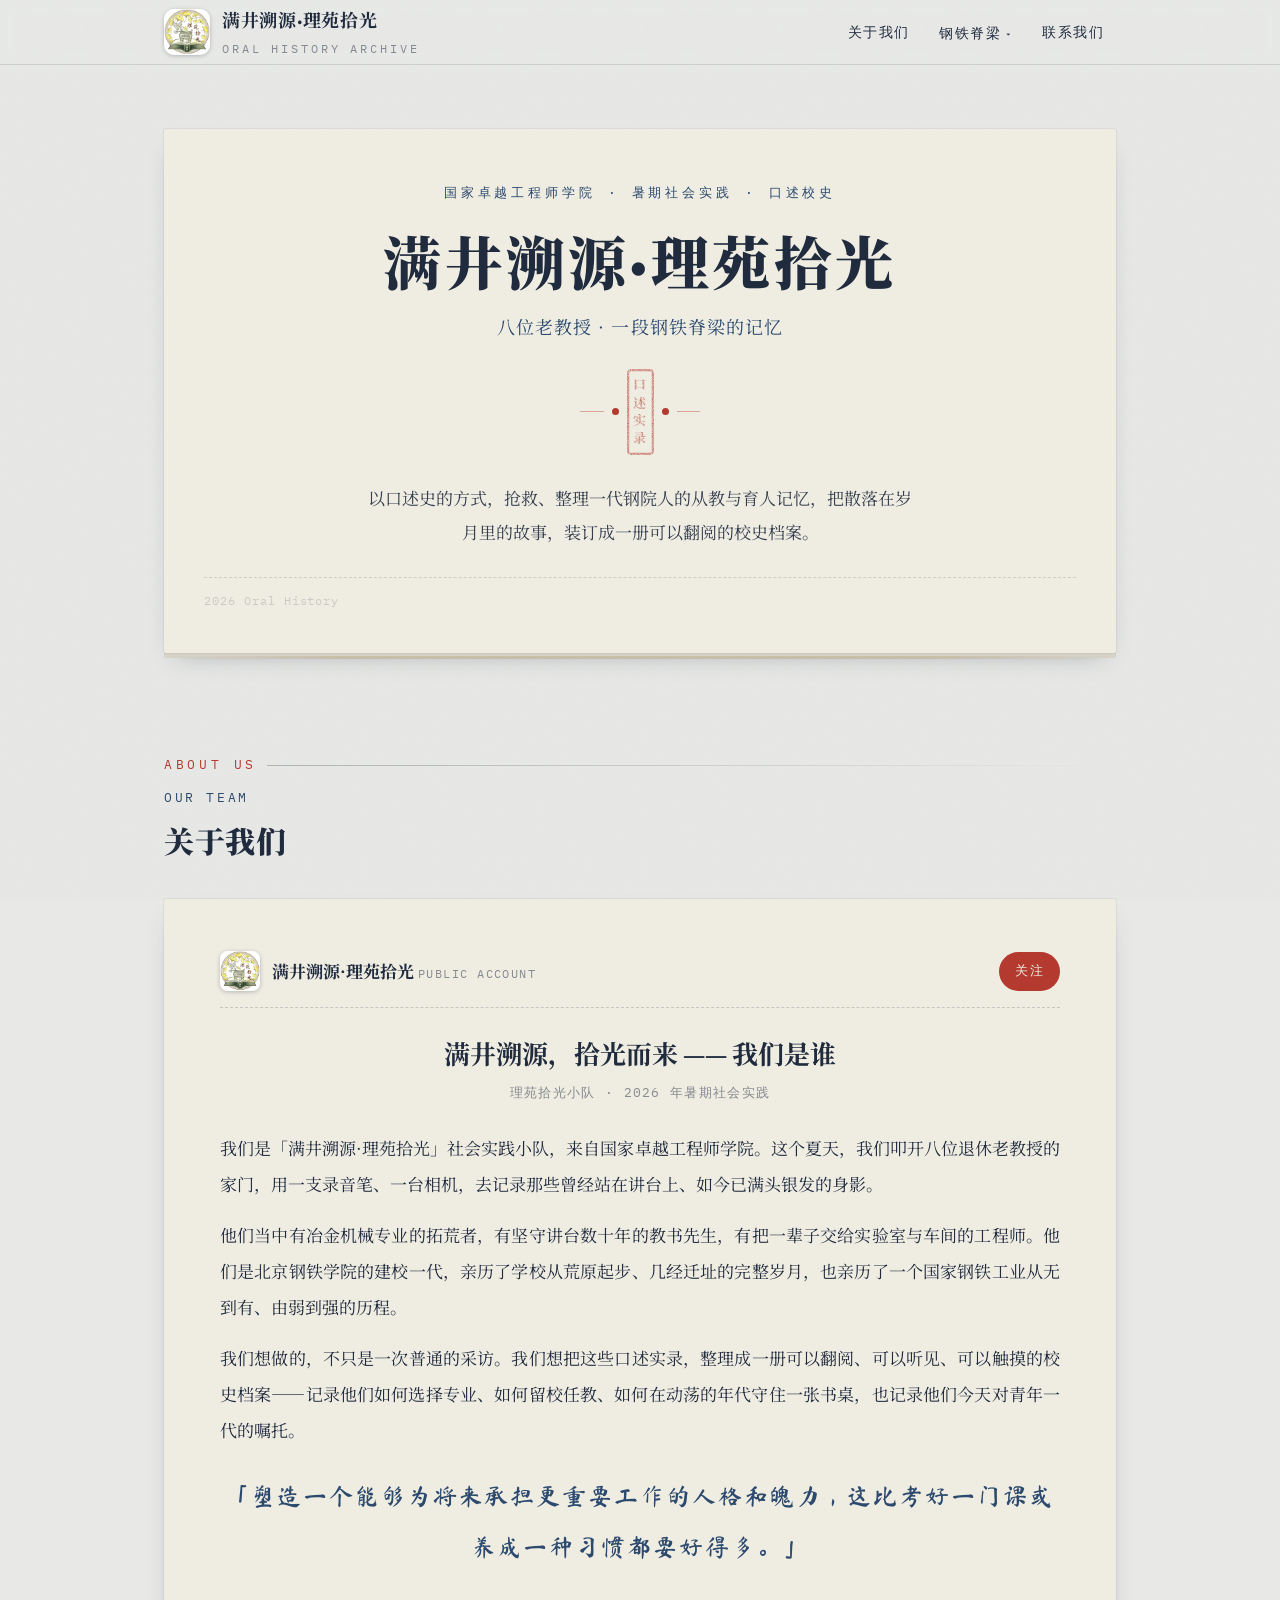
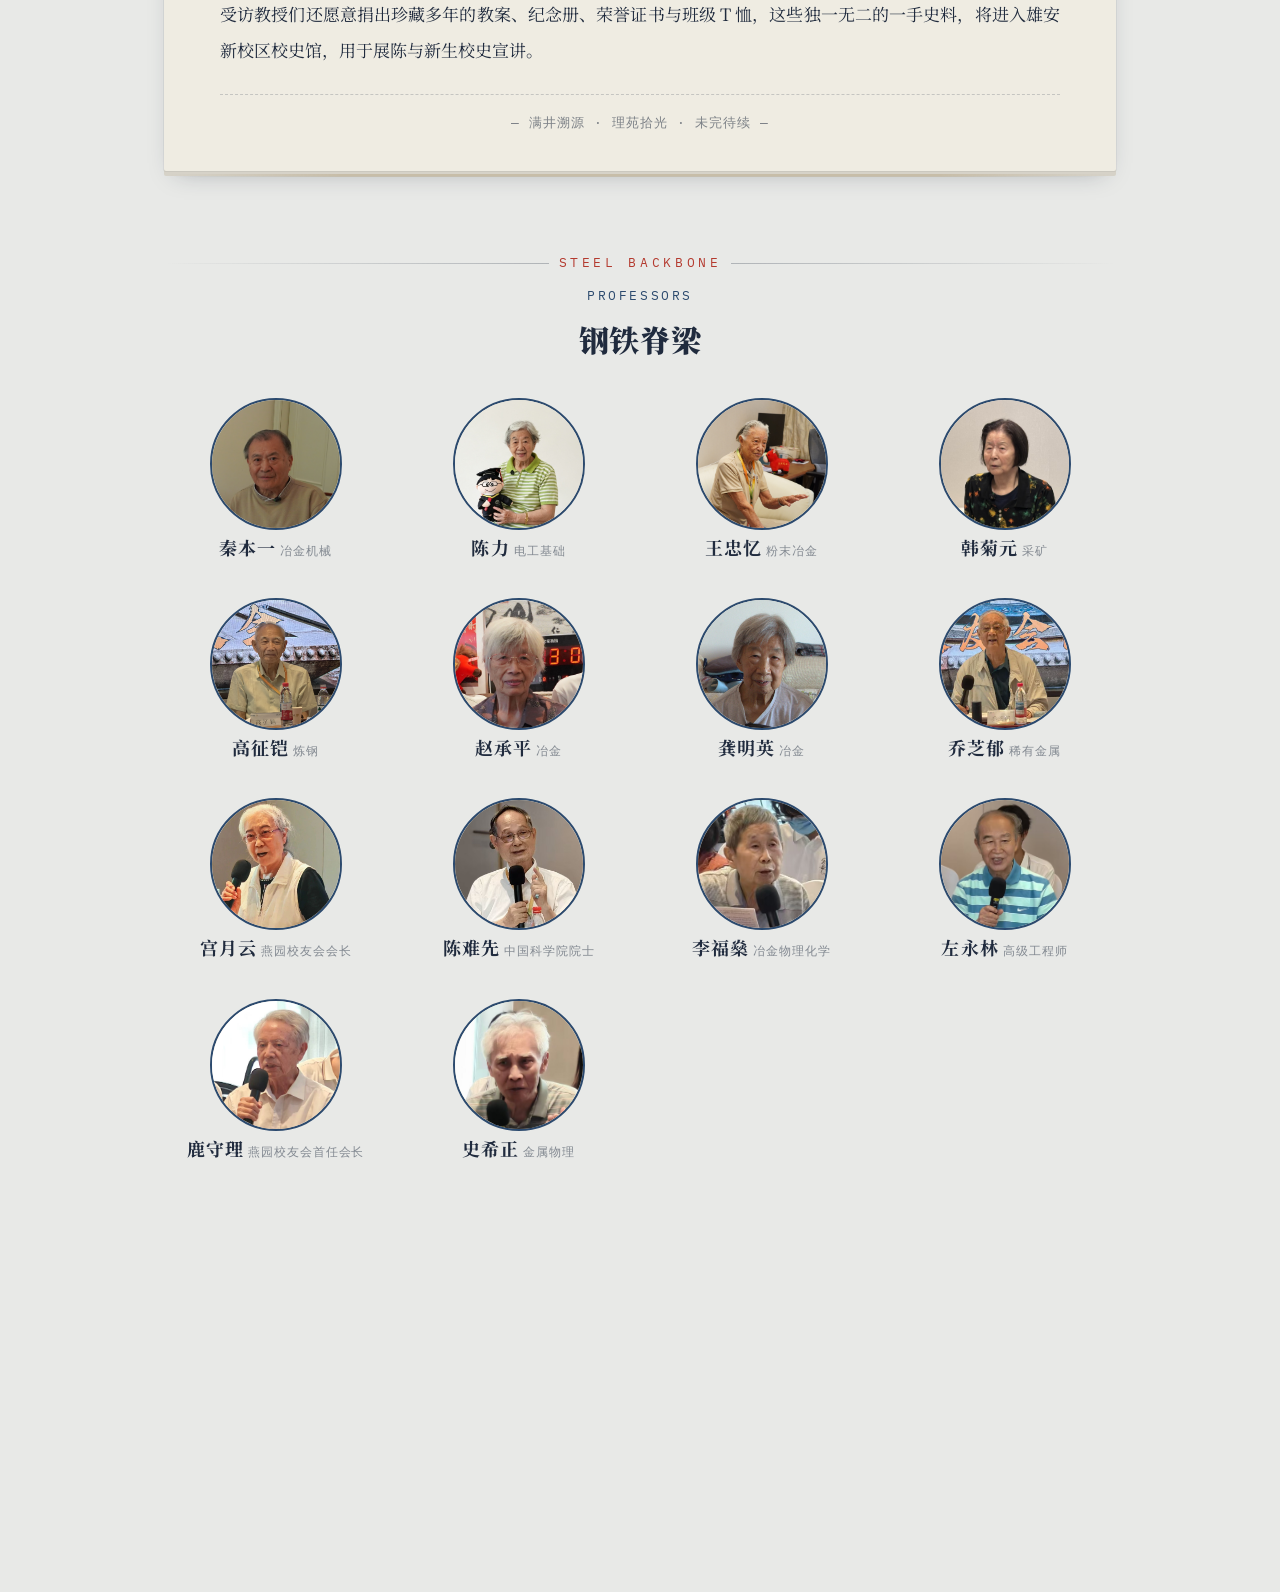
<file: index.html>
<!DOCTYPE html>
<html lang="zh-CN">
<head>
<meta charset="UTF-8" />
<meta name="viewport" content="width=device-width, initial-scale=1.0" />
<title>满井溯源·理苑拾光 —— 口述校史档案</title>
<link rel="preconnect" href="https://fonts.googleapis.com" />
<link rel="preconnect" href="https://fonts.gstatic.com" crossorigin />
<link href="https://fonts.googleapis.com/css2?family=Fraunces:opsz,wght@9..144,500;9..144,600;9..144,700&family=IBM+Plex+Mono:wght@400;500&family=Ma+Shan+Zheng&family=Noto+Serif+SC:wght@400;500;600;700;900&display=swap" rel="stylesheet" />
<link rel="stylesheet" href="assets/common.css" />
<style>
  /* ===== 首页 hero ===== */
  .hero{ padding:64px 0 28px; }
  .hero .card{ padding:52px 40px 40px; text-align:center; }
  .hero__meta{
    font-family:var(--font-mono);
    font-size:13px;
    letter-spacing:.3em;
    color:var(--blueblack);
    text-transform:uppercase;
  }
  .hero__title{
    font-family:var(--font-display);
    font-weight:900;
    font-size:58px;
    line-height:1.12;
    letter-spacing:.06em;
    margin:26px 0 12px;
  }
  .hero__sub{
    font-size:18px;
    color:var(--blueblack);
    letter-spacing:.06em;
  }
  .hero__divider{
    width:120px;
    margin:26px auto;
    display:flex;
    align-items:center;
    gap:8px;
    color:var(--stamp);
  }
  .hero__divider::before,
  .hero__divider::after{
    content:"";
    flex:1;
    height:1px;
    background:rgba(180,58,47,.4);
  }
  .hero__divider .dot{
    width:7px; height:7px;
    border-radius:50%;
    background:var(--stamp);
  }
  .hero__lead{
    max-width:560px;
    margin:0 auto;
    font-size:17px;
    line-height:2;
    color:rgba(32,43,62,.9);
  }
  .hero__foot{ margin-top:28px; }

  /* ===== 分区通用 ===== */
  .section{ padding:72px 0 8px; }

  /* ===== 队徽（导航 + 文章头像） ===== */
  .badge-logo{
    flex:0 0 auto;
    width:46px; height:46px;
    border-radius:10px;
    overflow:hidden;
    box-shadow:0 1px 4px rgba(32,43,62,.28);
  }
  .badge-logo img{ width:100%; height:100%; object-fit:cover; display:block; }
  .badge-logo--sm{ width:40px; height:40px; border-radius:8px; }

  /* ===== 关于我们（公众号文章） ===== */
  .about .article{ padding:8px 28px 4px; }
  .article__pub{
    display:flex;
    align-items:center;
    gap:12px;
    padding:18px 0 16px;
    border-bottom:1px dashed rgba(32,43,62,.2);
  }
  .article__pub .pub-name{
    font-family:var(--font-body);
    font-weight:700;
    font-size:17px;
    color:var(--ink);
  }
  .article__pub .pub-sub{
    font-family:var(--font-mono);
    font-size:12px;
    letter-spacing:.12em;
    color:rgba(32,43,62,.5);
  }
  .article__pub .follow{
    margin-left:auto;
    font-family:var(--font-mono);
    font-size:13px;
    letter-spacing:.1em;
    color:var(--cardface);
    background:var(--stamp);
    padding:7px 16px;
    border-radius:20px;
  }
  .article__body{ padding:28px 0 10px; }
  .article__title{
    font-family:var(--font-display);
    font-weight:700;
    font-size:26px;
    line-height:1.5;
    text-align:center;
    margin-bottom:6px;
  }
  .article__meta{
    text-align:center;
    font-family:var(--font-mono);
    font-size:13px;
    letter-spacing:.1em;
    color:rgba(32,43,62,.5);
    margin-bottom:24px;
  }
  .article__body p{
    font-size:17px;
    line-height:2.1;
    margin-bottom:16px;
    text-align:justify;
  }
  .article__body .pull{
    font-family:var(--font-sign);
    font-size:24px;
    color:var(--blueblack);
    text-align:center;
    margin:24px 0;
    letter-spacing:.08em;
  }
  .article__foot{
    text-align:center;
    padding:16px 0 8px;
    border-top:1px dashed rgba(32,43,62,.2);
    font-family:var(--font-mono);
    font-size:13px;
    letter-spacing:.08em;
    color:rgba(32,43,62,.55);
  }

  /* ===== 钢铁脊梁（8 位教授圆形模块） ===== */
  .pillars__grid{
    display:grid;
    grid-template-columns:repeat(4, 1fr);
    gap:34px 20px;
  }
  .pillar{ text-align:center; }
  .pillar__avatar{
    position:relative;
    width:132px;
    height:132px;
    margin:0 auto;
    border-radius:50%;
    overflow:hidden;
    background:var(--cardface-deep);
    border:2px solid var(--blueblack);
    box-shadow:inset 0 0 0 3px var(--cardface);
    display:grid;
    place-items:center;
    transition:transform .35s cubic-bezier(.2,.7,.2,1), box-shadow .35s, border-color .35s;
  }
  .pillar__avatar img{
    width:100%; height:100%;
    object-fit:cover;
    display:block;
  }
  /* hover：圆形放大 + 红环对焦 */
  .pillar:hover .pillar__avatar{
    transform:scale(1.1);
    border-color:var(--stamp);
    box-shadow:inset 0 0 0 3px var(--cardface), 0 0 0 5px rgba(180,58,47,.18), 0 14px 26px -10px rgba(32,43,62,.5);
  }
  .pillar__name{
    margin-top:14px;
    font-family:var(--font-body);
    font-weight:700;
    font-size:18px;
    letter-spacing:.06em;
    color:var(--ink);
    transition:color .25s;
  }
  .pillar__role{
    margin-top:2px;
    font-family:var(--font-mono);
    font-size:12px;
    letter-spacing:.08em;
    color:rgba(32,43,62,.5);
  }
  .pillar:hover .pillar__name{ color:var(--stamp); }

  /* ===== 联系我们（方形翻转卡） ===== */
  .contact__grid{
    display:grid;
    grid-template-columns:repeat(5, 1fr);
    gap:24px;
  }
  .contact__item{ text-align:center; }

  .flip{
    width:132px;
    height:132px;
    margin:0 auto;
    perspective:900px;
    cursor:pointer;
  }
  .flip__inner{
    position:relative;
    width:100%; height:100%;
    transform-style:preserve-3d;
    transition:transform .55s cubic-bezier(.2,.7,.2,1);
  }
  .flip:hover .flip__inner,
  .flip:focus-within .flip__inner{ transform:rotateY(180deg); }
  .flip__face{
    position:absolute;
    inset:0;
    backface-visibility:hidden;
    -webkit-backface-visibility:hidden;
    border-radius:14px;
    overflow:hidden;
    display:grid;
    place-items:center;
  }
  .flip__front{
    background:transparent;
    box-shadow:0 4px 14px -4px rgba(32,43,62,.45);
  }
  .flip__front img{
    width:100%; height:100%;
    object-fit:contain;
    display:block;
  }
  .flip__face a{
    display:block;
    width:100%; height:100%;
  }
  .flip__back{
    transform:rotateY(180deg);
    background:#fff;
    border:2px solid rgba(32,43,62,.18);
  }
  .flip__back img{
    width:100%; height:100%;
    object-fit:contain;
    padding:8px;
    display:block;
  }
  .flip__back .empty{
    font-family:var(--font-mono);
    font-size:13px;
    color:rgba(32,43,62,.5);
    letter-spacing:.08em;
    text-align:center;
    padding:10px;
  }
  .contact__name{
    margin-top:14px;
    font-family:var(--font-body);
    font-size:16px;
    letter-spacing:.06em;
    color:var(--ink);
  }
  .contact__hint{
    font-family:var(--font-mono);
    font-size:12px;
    letter-spacing:.06em;
    color:rgba(32,43,62,.45);
  }

  @media (max-width:760px){
    .hero__title{ font-size:42px; }
    .pillars__grid{ grid-template-columns:repeat(2, 1fr); }
    .contact__grid{ grid-template-columns:repeat(3, 1fr); }
    .pillar__avatar{ width:112px; height:112px; }
  }
  @media (max-width:420px){
    .hero .card{ padding:36px 22px 30px; }
    .hero__title{ font-size:34px; }
    .contact__grid{ grid-template-columns:repeat(2, 1fr); }
  }

</style>
</head>
<body>

<!-- ===== 顶部导航 ===== -->
<nav class="nav">
  <div class="nav__inner">
    <a class="nav__brand" href="index.html">
      <span class="badge-logo"><img src="assets/team/badge.jpg" alt="满井溯源·理苑拾光 队徽" /></span>
      <span class="nav__name">满井溯源·理苑拾光<small>Oral History Archive</small></span>
    </a>
    <div class="nav__links">
      <a class="nav__link is-active" href="#about">关于我们</a>
      <div class="nav__dropdown">
        <a class="nav__link" href="#pillars">钢铁脊梁<span class="nav__caret">▾</span></a>
        <div class="nav__menu" role="menu">
          <a class="nav__menu-item" href="qinbenyi.html">秦本一</a>
          <a class="nav__menu-item" href="chenli.html">陈力</a>
          <a class="nav__menu-item" href="wangzhongyi.html">王忠忆</a>
          <a class="nav__menu-item" href="hanjuyuan.html">韩菊元</a>
          <a class="nav__menu-item" href="gaozhengkai.html">高征铠</a>
          <a class="nav__menu-item" href="zhaochengping.html">赵承平</a>
          <a class="nav__menu-item" href="gongmingying.html">龚明英</a>
          <a class="nav__menu-item" href="qiaozhiyu.html">乔芝郁</a>
          <a class="nav__menu-item" href="gongyueyun.html">宫月云</a>
          <a class="nav__menu-item" href="chennanxian.html">陈难先</a>
          <a class="nav__menu-item" href="lifushen.html">李福燊</a>
          <a class="nav__menu-item" href="zuoyonglin.html">左永林</a>
          <a class="nav__menu-item" href="lushouli.html">鹿守理</a>
          <a class="nav__menu-item" href="shixizheng.html">史希正</a>
        </div>
      </div>
      <a class="nav__link" href="#contact">联系我们</a>
    </div>
  </div>
</nav>

<div class="wrap wrap--wide">

  <!-- ===== 首页封面 ===== -->
  <header class="hero">
    <div class="card">
      <div class="hero__meta">国家卓越工程师学院 · 暑期社会实践 · 口述校史</div>
      <h1 class="hero__title">满井溯源·理苑拾光</h1>
      <p class="hero__sub">八位老教授 · 一段钢铁脊梁的记忆</p>
      <div class="hero__divider"><span class="dot"></span><span class="stamp stamp--sm">口述实录</span><span class="dot"></span></div>
      <p class="hero__lead">以口述史的方式，抢救、整理一代钢院人的从教与育人记忆，把散落在岁月里的故事，装订成一册可以翻阅的校史档案。</p>
      <div class="stamps-row hero__foot">
        <span> 2026 Oral History </span>
      </div>
    </div>
  </header>

  <!-- ===== 关于我们 ===== -->
  <section class="section about reveal" id="about">
    <div class="section-head">
      <div class="eyebrow">About Us</div>
      <h2><span class="en">OUR TEAM</span>关于我们</h2>
    </div>
    <div class="card">
      <div class="article">
        <div class="article__pub">
          <span class="badge-logo badge-logo--sm"><img src="assets/team/badge.jpg" alt="队徽" /></span>
          <span>
            <span class="pub-name">满井溯源·理苑拾光</span>
            <span class="pub-sub">PUBLIC ACCOUNT</span>
          </span>
          <span class="follow">关注</span>
        </div>
        <div class="article__body">
          <h3 class="article__title">满井溯源，拾光而来 —— 我们是谁</h3>
          <div class="article__meta">理苑拾光小队 · 2026 年暑期社会实践</div>
          <p>我们是「满井溯源·理苑拾光」社会实践小队，来自国家卓越工程师学院。这个夏天，我们叩开八位退休老教授的家门，用一支录音笔、一台相机，去记录那些曾经站在讲台上、如今已满头银发的身影。</p>
          <p>他们当中有冶金机械专业的拓荒者，有坚守讲台数十年的教书先生，有把一辈子交给实验室与车间的工程师。他们是北京钢铁学院的建校一代，亲历了学校从荒原起步、几经迁址的完整岁月，也亲历了一个国家钢铁工业从无到有、由弱到强的历程。</p>
          <p>我们想做的，不只是一次普通的采访。我们想把这些口述实录，整理成一册可以翻阅、可以听见、可以触摸的校史档案——记录他们如何选择专业、如何留校任教、如何在动荡的年代守住一张书桌，也记录他们今天对青年一代的嘱托。</p>
          <p class="pull">「塑造一个能够为将来承担更重要工作的人格和魄力，这比考好一门课或养成一种习惯都要好得多。」</p>
          <p>受访教授们还愿意捐出珍藏多年的教案、纪念册、荣誉证书与班级 T 恤，这些独一无二的一手史料，将进入雄安新校区校史馆，用于展陈与新生校史宣讲。</p>
        </div>
        <div class="article__foot">— 满井溯源 · 理苑拾光 · 未完待续 —</div>
      </div>
    </div>
  </section>

  <!-- ===== 钢铁脊梁（8 位教授） ===== -->
  <section class="section pillars reveal" id="pillars">
    <div class="section-head section-head--center">
      <div class="eyebrow">Steel Backbone</div>
      <h2><span class="en">PROFESSORS</span>钢铁脊梁</h2>
    </div>

    <div class="pillars__grid">
      <a class="pillar" href="qinbenyi.html">
        <span class="pillar__avatar"><img src="assets/team/qinbenyi.jpg" alt="秦本一" /></span>
        <span class="pillar__name">秦本一</span>
        <span class="pillar__role">冶金机械</span>
      </a>
      <a class="pillar" href="chenli.html">
        <span class="pillar__avatar"><img src="assets/team/chenli.png" alt="陈力" /></span>
        <span class="pillar__name">陈力</span>
        <span class="pillar__role">电工基础</span>
      </a>
      <a class="pillar" href="wangzhongyi.html">
        <span class="pillar__avatar"><img src="assets/team/wangzhongyi.jpg" alt="王忠忆" /></span>
        <span class="pillar__name">王忠忆</span>
        <span class="pillar__role">粉末冶金</span>
      </a>
      <a class="pillar" href="hanjuyuan.html">
        <span class="pillar__avatar"><img src="assets/team/hanjuyuan.jpg" alt="韩菊元" /></span>
        <span class="pillar__name">韩菊元</span>
        <span class="pillar__role">采矿</span>
      </a>
      <a class="pillar" href="gaozhengkai.html">
        <span class="pillar__avatar"><img src="assets/team/gaozhengkai.jpg" alt="高征铠" /></span>
        <span class="pillar__name">高征铠</span>
        <span class="pillar__role">炼钢</span>
      </a>
      <a class="pillar" href="zhaochengping.html">
        <span class="pillar__avatar"><img src="assets/team/zhaochengping.jpg" alt="赵承平" /></span>
        <span class="pillar__name">赵承平</span>
        <span class="pillar__role">冶金</span>
      </a>
      <a class="pillar" href="gongmingying.html">
        <span class="pillar__avatar"><img src="assets/team/gongmingying.jpg" alt="龚明英" /></span>
        <span class="pillar__name">龚明英</span>
        <span class="pillar__role">冶金</span>
      </a>
      <a class="pillar" href="qiaozhiyu.html">
        <span class="pillar__avatar"><img src="assets/team/qiaozhiyu.jpg" alt="乔芝郁" /></span>
        <span class="pillar__name">乔芝郁</span>
        <span class="pillar__role">稀有金属</span>
      </a>
      <a class="pillar" href="gongyueyun.html">
        <span class="pillar__avatar"><img src="assets/team/gongyueyun.jpg" alt="宫月云" /></span>
        <span class="pillar__name">宫月云</span>
        <span class="pillar__role">燕园校友会会长</span>
      </a>
      <a class="pillar" href="chennanxian.html">
        <span class="pillar__avatar"><img src="assets/team/chennanxian.jpg" alt="陈难先" /></span>
        <span class="pillar__name">陈难先</span>
        <span class="pillar__role">中国科学院院士</span>
      </a>
      <a class="pillar" href="lifushen.html">
        <span class="pillar__avatar"><img src="assets/team/lifushen.jpg" alt="李福燊" /></span>
        <span class="pillar__name">李福燊</span>
        <span class="pillar__role">冶金物理化学</span>
      </a>
      <a class="pillar" href="zuoyonglin.html">
        <span class="pillar__avatar"><img src="assets/team/zuoyonglin.jpg" alt="左永林" /></span>
        <span class="pillar__name">左永林</span>
        <span class="pillar__role">高级工程师</span>
      </a>
      <a class="pillar" href="lushouli.html">
        <span class="pillar__avatar"><img src="assets/team/lushouli.jpg" alt="鹿守理" /></span>
        <span class="pillar__name">鹿守理</span>
        <span class="pillar__role">燕园校友会首任会长</span>
      </a>
      <a class="pillar" href="shixizheng.html">
        <span class="pillar__avatar"><img src="assets/team/shixizheng.jpg" alt="史希正" /></span>
        <span class="pillar__name">史希正</span>
        <span class="pillar__role">金属物理</span>
      </a>
    </div>
  </section>

  <!-- ===== 联系我们 ===== -->
  <section class="section contact reveal" id="contact">
    <div class="section-head">
      <div class="eyebrow">Contact</div>
      <h2><span class="en">FOLLOW US</span>联系我们</h2>
    </div>

    <div class="contact__grid">
      <div class="contact__item">
        <div class="flip" tabindex="0">
          <div class="flip__inner">
            <div class="flip__face flip__front"><a href="https://space.bilibili.com/570197542?spm_id_from=333.1007.0.0" target="_blank" rel="noopener"><img src="assets/logos/bilibili.png" alt="哔哩哔哩" /></a></div>
            <div class="flip__face flip__back"><a href="https://space.bilibili.com/570197542?spm_id_from=333.1007.0.0" target="_blank" rel="noopener"><img src="assets/qr/bilibili.png" alt="哔哩哔哩二维码" /></a></div>
          </div>
        </div>
        <div class="contact__name">哔哩哔哩</div>
      </div>

      <div class="contact__item">
        <div class="flip" tabindex="0">
          <div class="flip__inner">
            <div class="flip__face flip__front"><a href="https://v.douyin.com/2SMAX2LjQUA/ 9@5.com :2pm" target="_blank" rel="noopener"><img src="assets/logos/douyin.png" alt="抖音" /></a></div>
            <div class="flip__face flip__back"><a href="https://v.douyin.com/2SMAX2LjQUA/ 9@5.com :2pm" target="_blank" rel="noopener"><img src="assets/qr/douyin.png" alt="抖音二维码" /></a></div>
          </div>
        </div>
        <div class="contact__name">抖音</div>
      </div>

      <div class="contact__item">
        <div class="flip" tabindex="0">
          <div class="flip__inner">
            <div class="flip__face flip__front"><img src="assets/logos/weixin.png" alt="视频号" /></div>
            <div class="flip__face flip__back"><img src="assets/qr/shipin.jpg" alt="视频号二维码" /></div>
          </div>
        </div>
        <div class="contact__name">视频号</div>
      </div>

      <div class="contact__item">
        <div class="flip" tabindex="0">
          <div class="flip__inner">
            <div class="flip__face flip__front"><a href="https://www.xiaohongshu.com/user/profile/5ff9c8b6000000000101cb2f" target="_blank" rel="noopener"><img src="assets/logos/xiaohongshu.png" alt="小红书" /></a></div>
            <div class="flip__face flip__back"><a href="https://www.xiaohongshu.com/user/profile/5ff9c8b6000000000101cb2f" target="_blank" rel="noopener"><img src="assets/qr/xiaohongshu.jpg" alt="小红书二维码" /></a></div>
          </div>
        </div>
        <div class="contact__name">小红书</div>
      </div>

      <div class="contact__item">
        <div class="flip" tabindex="0">
          <div class="flip__inner">
            <div class="flip__face flip__front"><a href="https://weibo.com/u/7556700512" target="_blank" rel="noopener"><img src="assets/logos/weibo.png" alt="微博" /></a></div>
            <div class="flip__face flip__back"><a href="https://weibo.com/u/7556700512" target="_blank" rel="noopener"><img src="assets/qr/weibo.png" alt="微博二维码" /></a></div>
          </div>
        </div>
        <div class="contact__name">微博</div>
      </div>
    </div>
  </section>

</div>

<script>
  (function(){
    var reduce = window.matchMedia('(prefers-reduced-motion: reduce)').matches;
    var els = document.querySelectorAll('.reveal');
    if(reduce || !('IntersectionObserver' in window)){
      els.forEach(function(el){ el.classList.add('is-in'); });
    } else {
      var io = new IntersectionObserver(function(entries){
        entries.forEach(function(e){
          if(e.isIntersecting){ e.target.classList.add('is-in'); io.unobserve(e.target); }
        });
      }, { threshold:0.12 });
      els.forEach(function(el){ io.observe(el); });
    }

    // 导航高亮：滚动时高亮当前分区
    var links = document.querySelectorAll('.nav__link');
    var sections = ['about','pillars','contact'];
    window.addEventListener('scroll', function(){
      var y = window.scrollY + 120;
      var current = null;
      sections.forEach(function(id){
        var sec = document.getElementById(id);
        if(sec && sec.offsetTop <= y){ current = id; }
      });
      links.forEach(function(l){
        var href = l.getAttribute('href').replace('#','');
        l.classList.toggle('is-active', href === current);
      });
    }, { passive:true });
  })();
</script>
</body>
</html>
</file>
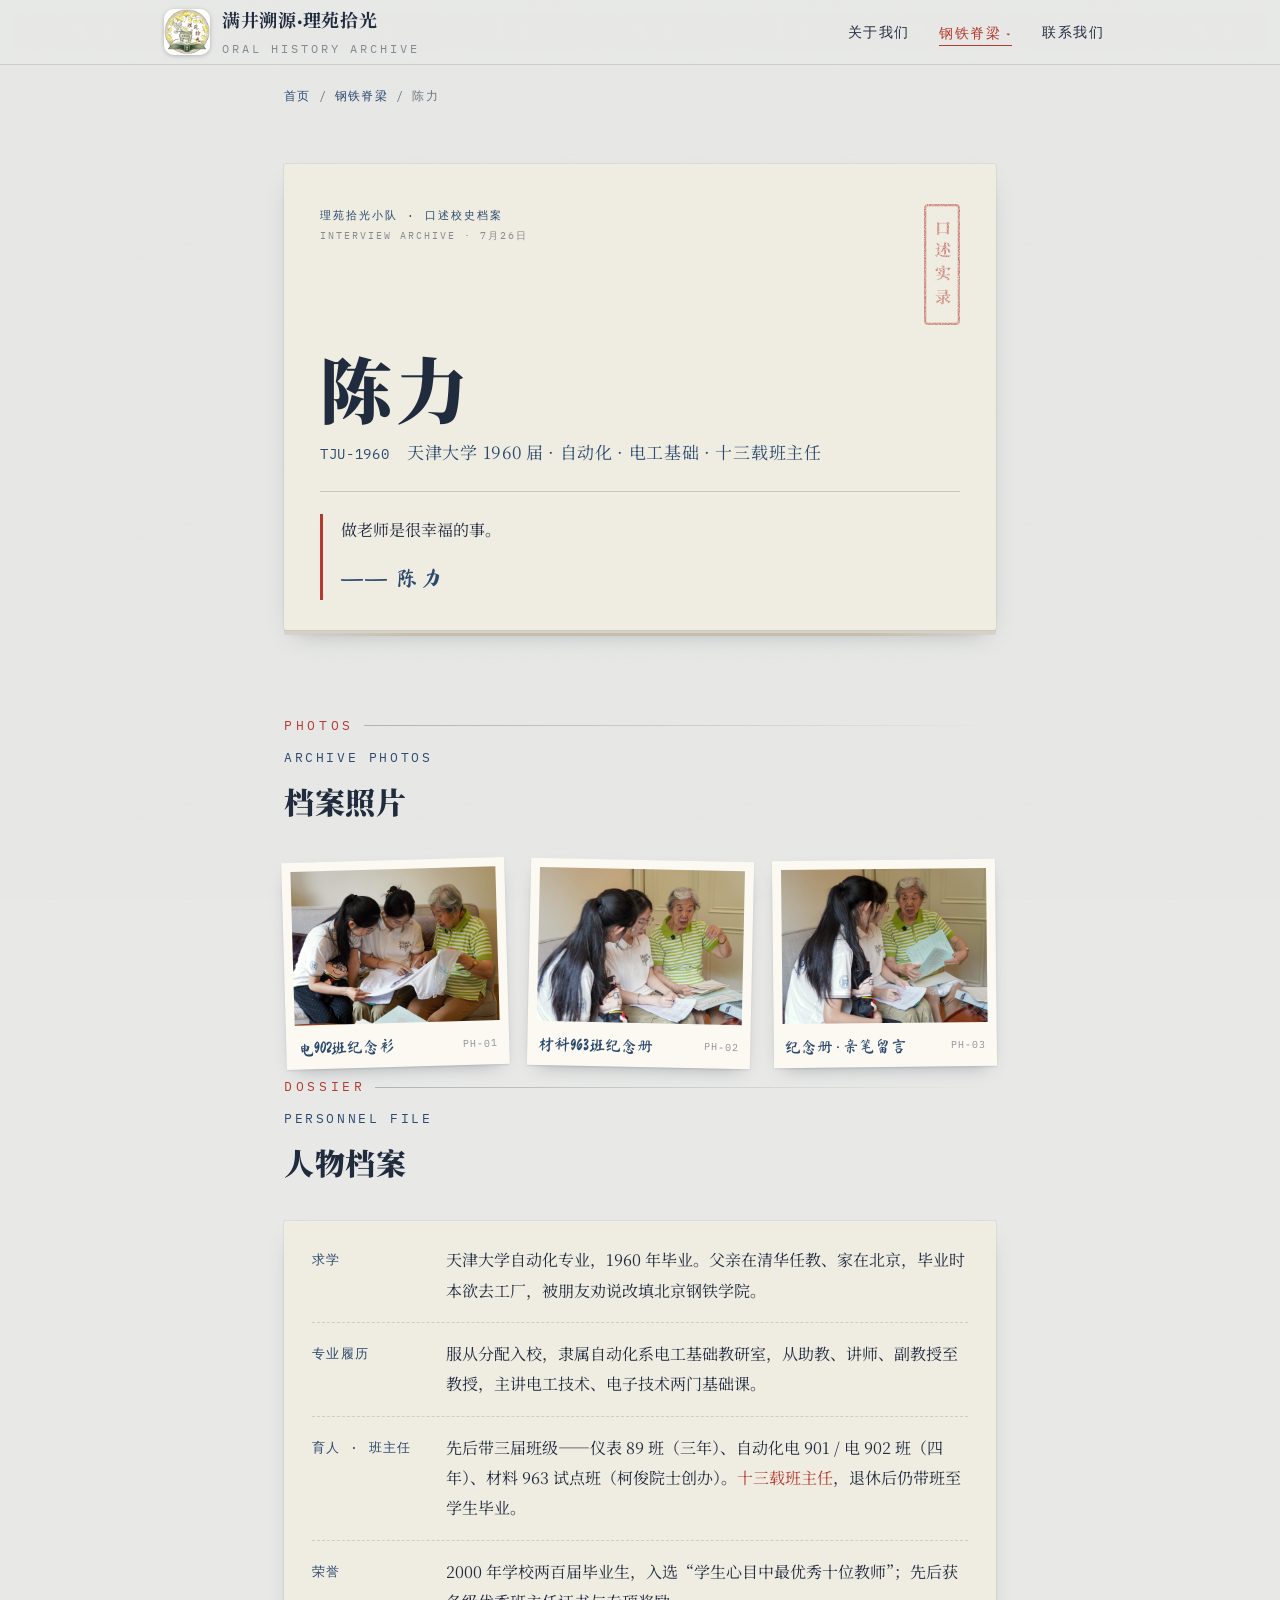
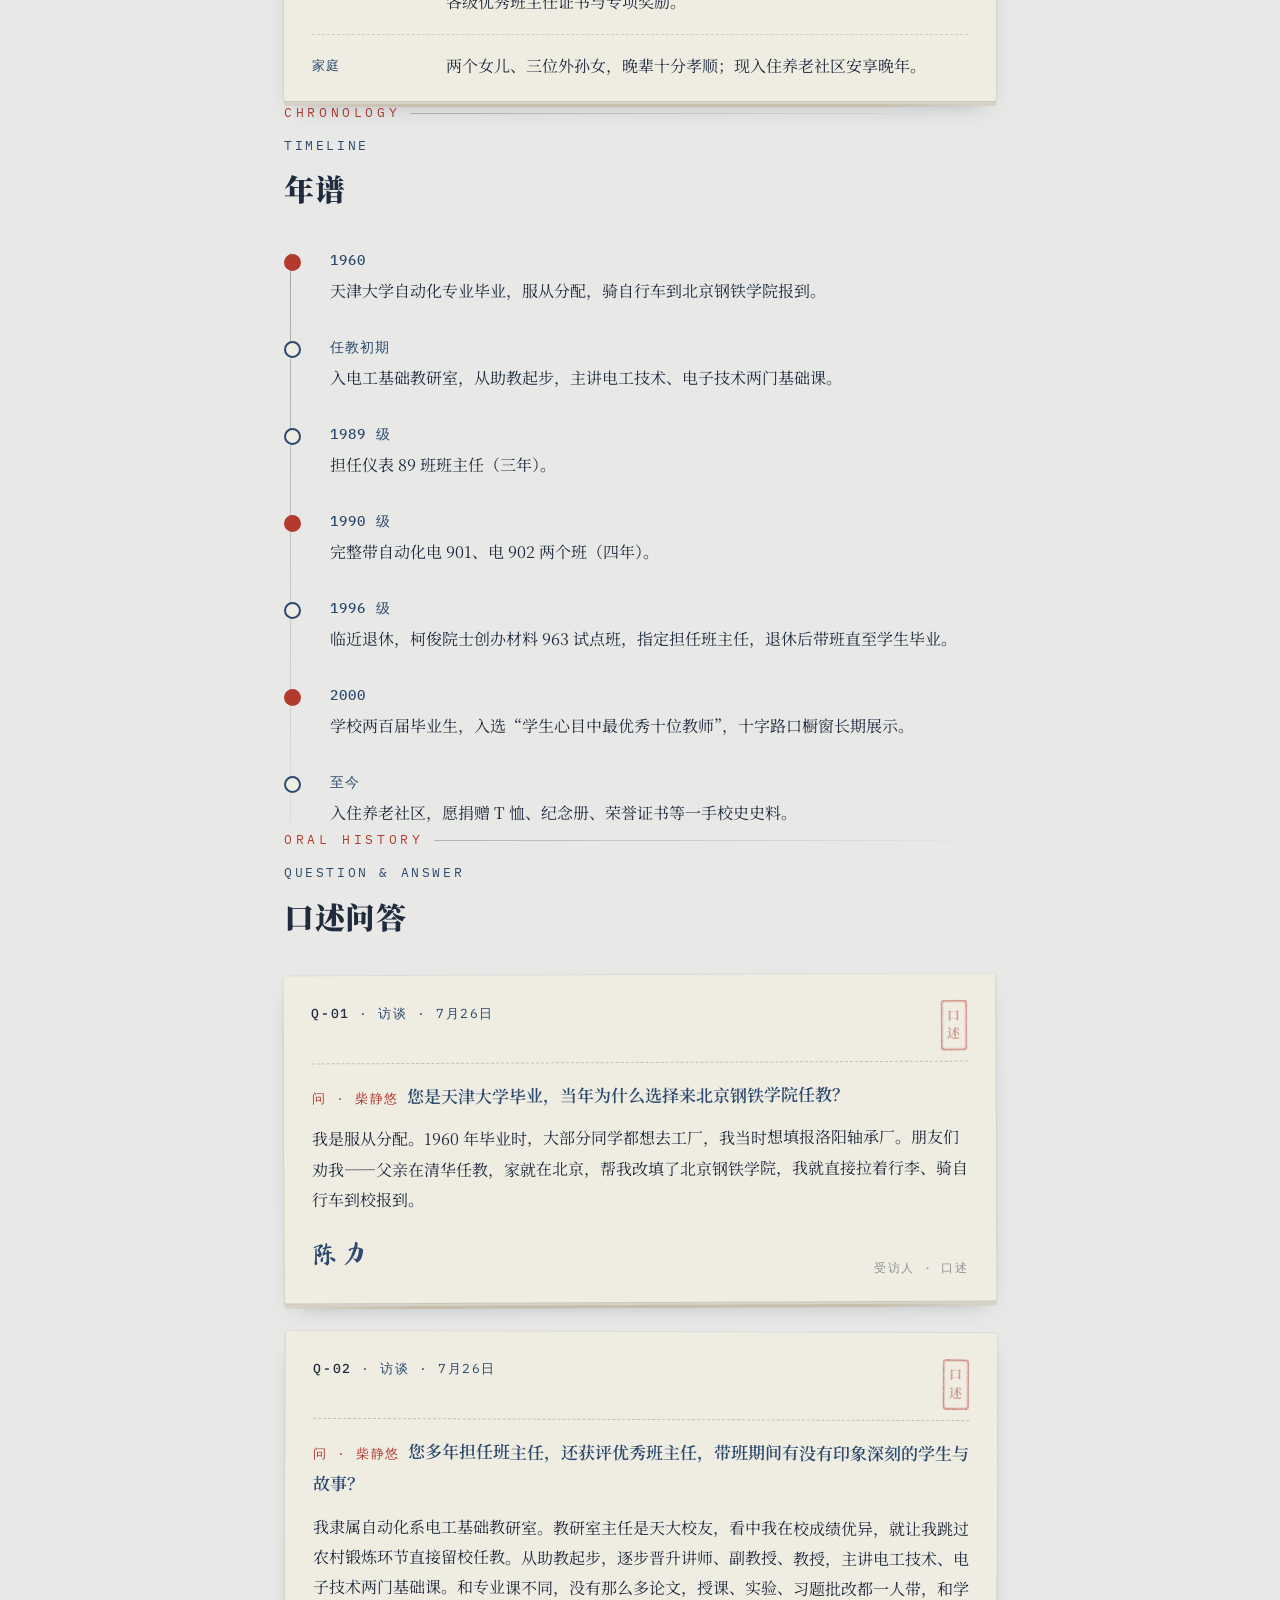
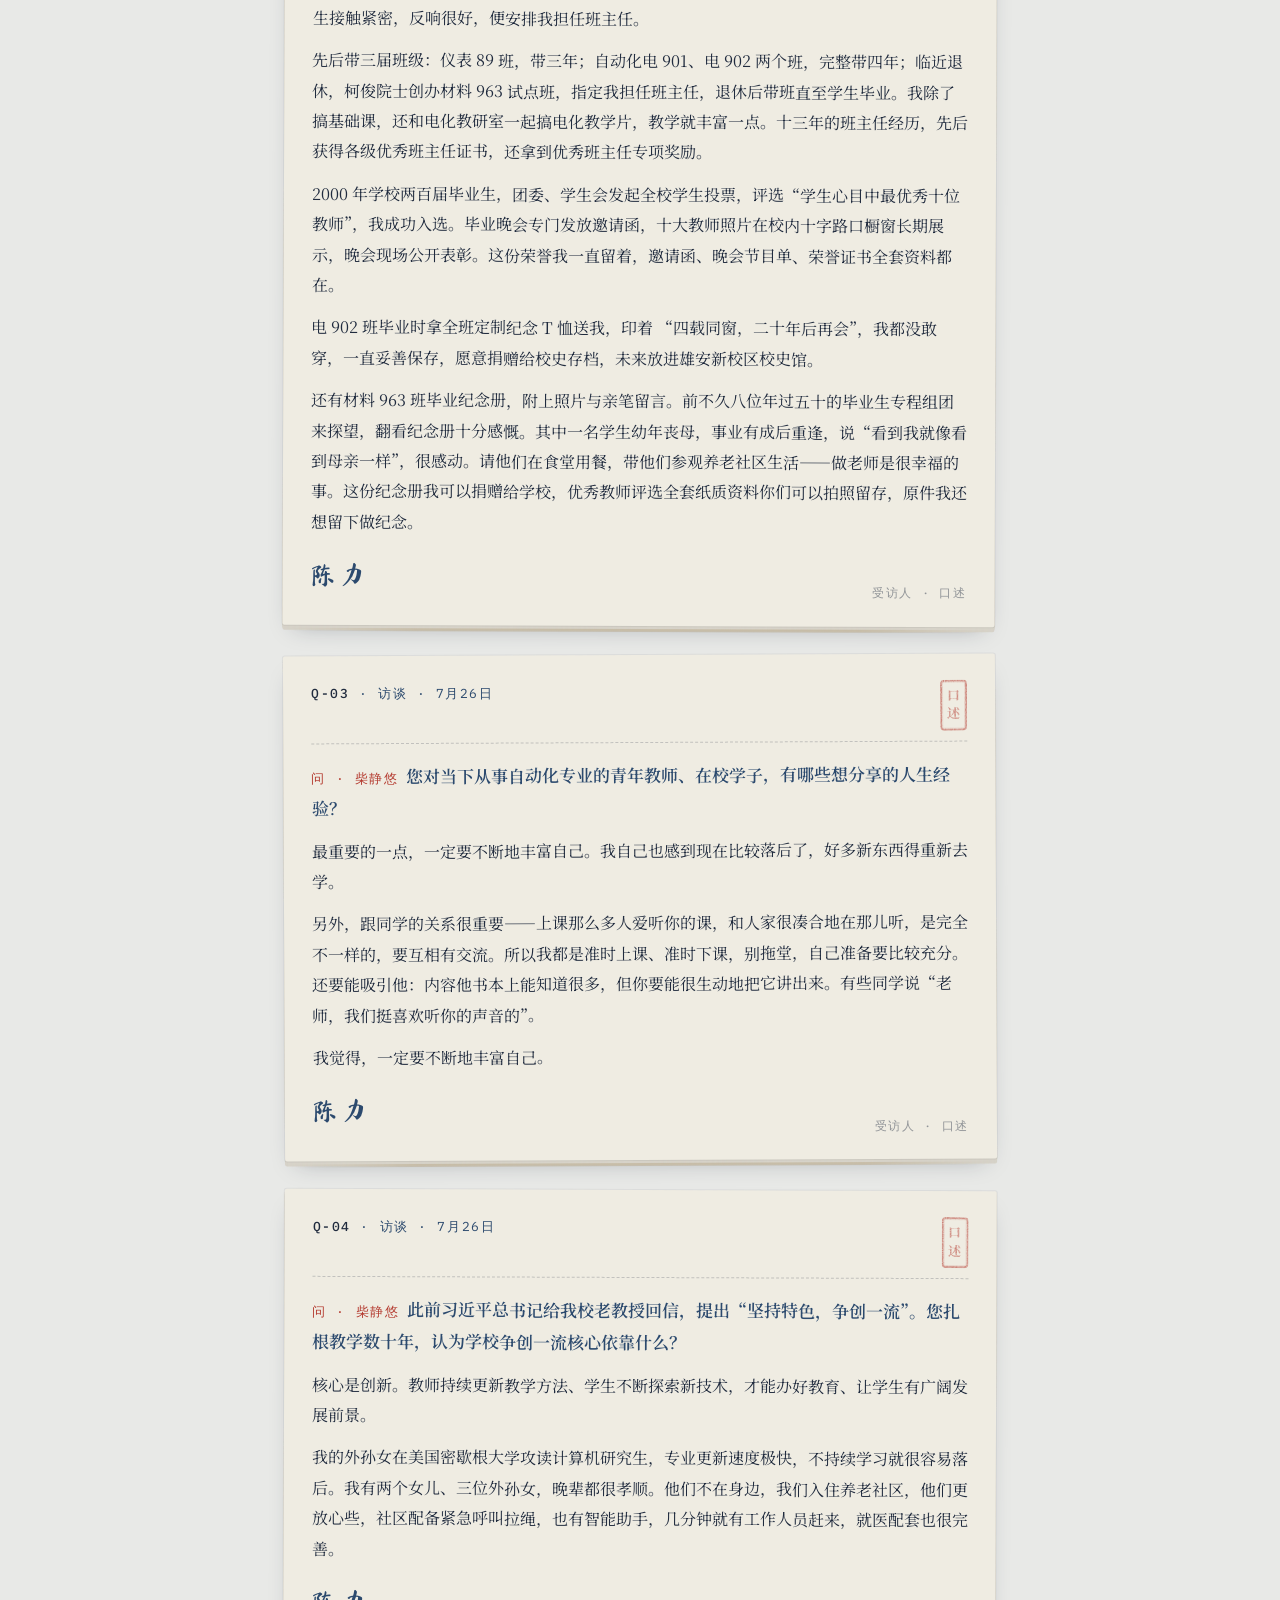
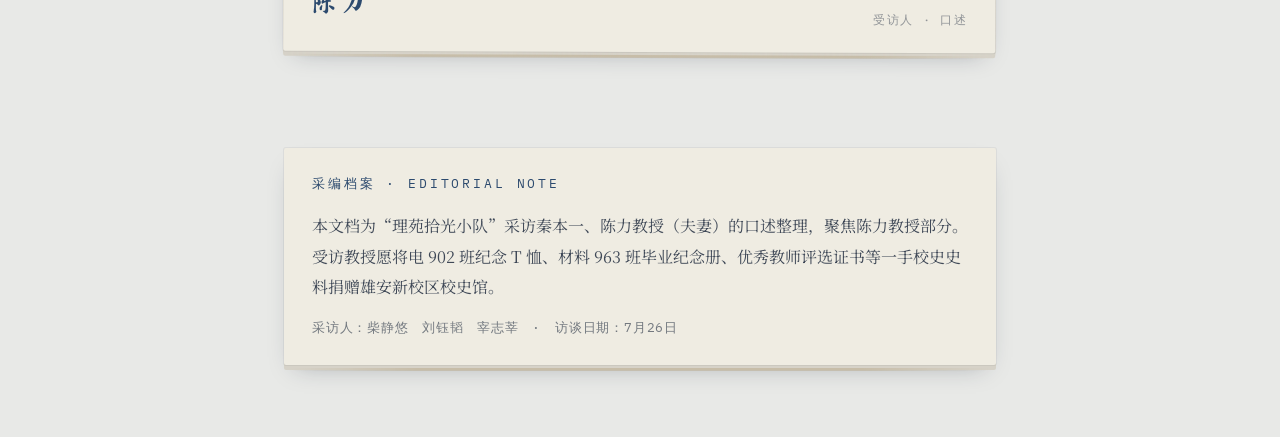
<file: chenli.html>
<!DOCTYPE html>
<html lang="zh-CN">
<head>
<meta charset="UTF-8" />
<meta name="viewport" content="width=device-width, initial-scale=1.0" />
<title>陈力 · 口述校史档案</title>
<link rel="preconnect" href="https://fonts.googleapis.com" />
<link rel="preconnect" href="https://fonts.gstatic.com" crossorigin />
<link href="https://fonts.googleapis.com/css2?family=Fraunces:opsz,wght@9..144,500;9..144,600;9..144,700&family=IBM+Plex+Mono:wght@400;500&family=Ma+Shan+Zheng&family=Noto+Serif+SC:wght@400;500;600;700;900&display=swap" rel="stylesheet" />
<link rel="stylesheet" href="assets/common.css" />
<style>
  .hero{ padding:56px 0 20px; }
  .hero .card{ padding:40px 36px 30px; }
  .hero__top{ display:flex; justify-content:space-between; align-items:flex-start; gap:16px; }
  .hero__meta{
    font-family:var(--font-mono);
    font-size:11px;
    letter-spacing:.18em;
    color:var(--blueblack);
    text-transform:uppercase;
    line-height:2;
  }
  .hero__meta .shelf{ display:block; font-size:10px; color:rgba(32,43,62,.5); }
  .hero__name{
    font-family:var(--font-display);
    font-weight:900;
    font-size:72px;
    line-height:1.05;
    letter-spacing:.06em;
    margin:30px 0 6px;
  }
  .hero__role{
    font-size:17px;
    color:var(--blueblack);
    letter-spacing:.04em;
    padding-bottom:22px;
    border-bottom:1px solid rgba(32,43,62,.2);
  }
  .hero__role .mono{ font-family:var(--font-mono); font-size:14px; }
  .hero__quote{
    margin-top:22px;
    font-size:16px;
    line-height:2;
    color:var(--ink);
    padding-left:18px;
    border-left:3px solid var(--stamp);
    font-style:normal;
  }
  .hero__quote .who{
    display:block;
    margin-top:10px;
    font-family:var(--font-sign);
    font-size:22px;
    color:var(--blueblack);
    letter-spacing:.1em;
  }
  .hero__foot{ margin-top:22px; }

  .crumb{
    padding:20px 0 0;
    font-family:var(--font-mono);
    font-size:12px;
    letter-spacing:.1em;
    color:rgba(32,43,62,.6);
  }
  .crumb a{ color:var(--blueblack); }
  .crumb a:hover{ color:var(--stamp); }

  .photos{ padding:64px 0 8px; }
  .photos__grid{ display:grid; grid-template-columns:repeat(3,1fr); gap:22px; }
  .photo{
    background:#FBF9F2;
    padding:9px 9px 0;
    box-shadow:0 1px 2px rgba(32,43,62,.12), 0 8px 20px -10px rgba(32,43,62,.4);
  }
  .photo:nth-child(1){ transform:rotate(-1.6deg); }
  .photo:nth-child(2){ transform:rotate(1.2deg); }
  .photo:nth-child(3){ transform:rotate(-.6deg); }
  .photo img{ display:block; width:100%; height:auto; filter:sepia(.1) contrast(1.02) saturate(.94); }
  .photo figcaption{
    display:flex; align-items:center; justify-content:space-between; gap:8px;
    padding:8px 2px 6px;
  }
  .photo figcaption .cap{ font-family:var(--font-sign); font-size:16px; color:var(--blueblack); }
  .photo figcaption .no{ font-family:var(--font-mono); font-size:10px; letter-spacing:.1em; color:rgba(32,43,62,.5); }

  @media (max-width:640px){
    .photos__grid{ grid-template-columns:1fr; }
    .hero__name{ font-size:54px; }
  }
</style>
</head>
<body>

<nav class="nav">
  <div class="nav__inner">
    <a class="nav__brand" href="index.html">
      <span class="badge-logo"><img src="assets/team/badge.jpg" alt="满井溯源·理苑拾光 队徽" /></span>
      <span class="nav__name">满井溯源·理苑拾光<small>Oral History Archive</small></span>
    </a>
    <div class="nav__links">
      <a class="nav__link" href="index.html#about">关于我们</a>
      <div class="nav__dropdown">
        <a class="nav__link is-active" href="index.html#pillars">钢铁脊梁<span class="nav__caret">▾</span></a>
        <div class="nav__menu" role="menu">
          <a class="nav__menu-item" href="qinbenyi.html">秦本一</a>
          <a class="nav__menu-item" href="chenli.html">陈力</a>
          <a class="nav__menu-item" href="wangzhongyi.html">王忠忆</a>
          <a class="nav__menu-item" href="hanjuyuan.html">韩菊元</a>
          <a class="nav__menu-item" href="gaozhengkai.html">高征铠</a>
          <a class="nav__menu-item" href="zhaochengping.html">赵承平</a>
          <a class="nav__menu-item" href="gongmingying.html">龚明英</a>
          <a class="nav__menu-item" href="qiaozhiyu.html">乔芝郁</a>
          <a class="nav__menu-item" href="gongyueyun.html">宫月云</a>
          <a class="nav__menu-item" href="chennanxian.html">陈难先</a>
          <a class="nav__menu-item" href="lifushen.html">李福燊</a>
          <a class="nav__menu-item" href="zuoyonglin.html">左永林</a>
          <a class="nav__menu-item" href="lushouli.html">鹿守理</a>
          <a class="nav__menu-item" href="shixizheng.html">史希正</a>
        </div>
      </div>
      <a class="nav__link" href="index.html#contact">联系我们</a>
    </div>
  </div>
</nav>

<div class="wrap">

  <div class="crumb"><a href="index.html">首页</a> / <a href="index.html#pillars">钢铁脊梁</a> / 陈力</div>

  <header class="hero">
    <div class="card">
      <div class="hero__top">
        <div class="hero__meta">
          理苑拾光小队 · 口述校史档案
          <span class="shelf">INTERVIEW ARCHIVE · 7月26日</span>
        </div>
        <div class="stamp stamp--lg">口述实录</div>
      </div>
      <h1 class="hero__name">陈力</h1>
      <p class="hero__role">
        <span class="mono">TJU-1960</span>　天津大学 1960 届 · 自动化 · 电工基础 · 十三载班主任
      </p>
      <blockquote class="hero__quote">
        做老师是很幸福的事。
        <span class="who">—— 陈力</span>
      </blockquote>
    </div>
  </header>

  <section class="photos reveal">
    <div class="section-head">
      <div class="eyebrow">Photos</div>
      <h2><span class="en">ARCHIVE PHOTOS</span>档案照片</h2>
    </div>
    <div class="photos__grid">
      <figure class="photo">
        <img src="assets/photos/chenli-1.jpg" alt="陈力教授展示电902班定制纪念衫" loading="lazy" />
        <figcaption><span class="cap">电902班纪念衫</span><span class="no">PH-01</span></figcaption>
      </figure>
      <figure class="photo">
        <img src="assets/photos/chenli-2.jpg" alt="陈力教授展示材料963班毕业纪念册" loading="lazy" />
        <figcaption><span class="cap">材料963班纪念册</span><span class="no">PH-02</span></figcaption>
      </figure>
      <figure class="photo">
        <img src="assets/photos/chenli-3.jpg" alt="陈力教授翻看毕业纪念册" loading="lazy" />
        <figcaption><span class="cap">纪念册 · 亲笔留言</span><span class="no">PH-03</span></figcaption>
      </figure>
    </div>
  </section>

  <section class="dossier reveal">
    <div class="section-head">
      <div class="eyebrow">Dossier</div>
      <h2><span class="en">PERSONNEL FILE</span>人物档案</h2>
    </div>
    <div class="card">
      <div class="dossier__row">
        <div class="dossier__label">求学</div>
        <div class="dossier__value">天津大学自动化专业，1960 年毕业。父亲在清华任教、家在北京，毕业时本欲去工厂，被朋友劝说改填北京钢铁学院。</div>
      </div>
      <div class="dossier__row">
        <div class="dossier__label">专业履历</div>
        <div class="dossier__value">服从分配入校，隶属自动化系电工基础教研室，从助教、讲师、副教授至教授，主讲电工技术、电子技术两门基础课。</div>
      </div>
      <div class="dossier__row">
        <div class="dossier__label">育人 · 班主任</div>
        <div class="dossier__value">先后带三届班级——仪表 89 班（三年）、自动化电 901 / 电 902 班（四年）、材料 963 试点班（柯俊院士创办）。<em>十三载班主任</em>，退休后仍带班至学生毕业。</div>
      </div>
      <div class="dossier__row">
        <div class="dossier__label">荣誉</div>
        <div class="dossier__value">2000 年学校两百届毕业生，入选“学生心目中最优秀十位教师”；先后获各级优秀班主任证书与专项奖励。</div>
      </div>
      <div class="dossier__row">
        <div class="dossier__label">家庭</div>
        <div class="dossier__value">两个女儿、三位外孙女，晚辈十分孝顺；现入住养老社区安享晚年。</div>
      </div>
    </div>
  </section>

  <section class="timeline reveal">
    <div class="section-head">
      <div class="eyebrow">Chronology</div>
      <h2><span class="en">TIMELINE</span>年谱</h2>
    </div>
    <ul class="timeline__list">
      <li class="timeline__item is-key">
        <div class="timeline__year">1960</div>
        <div class="timeline__text">天津大学自动化专业毕业，服从分配，骑自行车到北京钢铁学院报到。</div>
      </li>
      <li class="timeline__item">
        <div class="timeline__year">任教初期</div>
        <div class="timeline__text">入电工基础教研室，从助教起步，主讲电工技术、电子技术两门基础课。</div>
      </li>
      <li class="timeline__item">
        <div class="timeline__year">1989 级</div>
        <div class="timeline__text">担任仪表 89 班班主任（三年）。</div>
      </li>
      <li class="timeline__item is-key">
        <div class="timeline__year">1990 级</div>
        <div class="timeline__text">完整带自动化电 901、电 902 两个班（四年）。</div>
      </li>
      <li class="timeline__item">
        <div class="timeline__year">1996 级</div>
        <div class="timeline__text">临近退休，柯俊院士创办材料 963 试点班，指定担任班主任，退休后带班直至学生毕业。</div>
      </li>
      <li class="timeline__item is-key">
        <div class="timeline__year">2000</div>
        <div class="timeline__text">学校两百届毕业生，入选“学生心目中最优秀十位教师”，十字路口橱窗长期展示。</div>
      </li>
      <li class="timeline__item">
        <div class="timeline__year">至今</div>
        <div class="timeline__text">入住养老社区，愿捐赠 T 恤、纪念册、荣誉证书等一手校史史料。</div>
      </li>
    </ul>
  </section>

  <section class="qa reveal">
    <div class="section-head">
      <div class="eyebrow">Oral History</div>
      <h2><span class="en">QUESTION &amp; ANSWER</span>口述问答</h2>
    </div>

    <div class="qa__list">

      <article class="card">
        <div class="card__head">
          <div class="card__code"><b>Q-01</b> · 访谈 · 7月26日</div>
          <div class="stamp stamp--sm">口述</div>
        </div>
        <h3 class="card__q"><span class="asker">问 · 柴静悠</span>您是天津大学毕业，当年为什么选择来北京钢铁学院任教？</h3>
        <div class="card__a">
          <p>我是服从分配。1960 年毕业时，大部分同学都想去工厂，我当时想填报洛阳轴承厂。朋友们劝我——父亲在清华任教，家就在北京，帮我改填了北京钢铁学院，我就直接拉着行李、骑自行车到校报到。</p>
        </div>
        <div class="card__sign">
          <span class="name">陈力</span>
          <span class="role">受访人 · 口述</span>
        </div>
      </article>

      <article class="card">
        <div class="card__head">
          <div class="card__code"><b>Q-02</b> · 访谈 · 7月26日</div>
          <div class="stamp stamp--sm">口述</div>
        </div>
        <h3 class="card__q"><span class="asker">问 · 柴静悠</span>您多年担任班主任，还获评优秀班主任，带班期间有没有印象深刻的学生与故事？</h3>
        <div class="card__a">
          <p>我隶属自动化系电工基础教研室。教研室主任是天大校友，看中我在校成绩优异，就让我跳过农村锻炼环节直接留校任教。从助教起步，逐步晋升讲师、副教授、教授，主讲电工技术、电子技术两门基础课。和专业课不同，没有那么多论文，授课、实验、习题批改都一人带，和学生接触紧密，反响很好，便安排我担任班主任。</p>
          <p>先后带三届班级：仪表 89 班，带三年；自动化电 901、电 902 两个班，完整带四年；临近退休，柯俊院士创办材料 963 试点班，指定我担任班主任，退休后带班直至学生毕业。我除了搞基础课，还和电化教研室一起搞电化教学片，教学就丰富一点。十三年的班主任经历，先后获得各级优秀班主任证书，还拿到优秀班主任专项奖励。</p>
          <p>2000 年学校两百届毕业生，团委、学生会发起全校学生投票，评选“学生心目中最优秀十位教师”，我成功入选。毕业晚会专门发放邀请函，十大教师照片在校内十字路口橱窗长期展示，晚会现场公开表彰。这份荣誉我一直留着，邀请函、晚会节目单、荣誉证书全套资料都在。</p>
          <p>电 902 班毕业时拿全班定制纪念 T 恤送我，印着 “四载同窗，二十年后再会”，我都没敢穿，一直妥善保存，愿意捐赠给校史存档，未来放进雄安新校区校史馆。</p>
          <p>还有材料 963 班毕业纪念册，附上照片与亲笔留言。前不久八位年过五十的毕业生专程组团来探望，翻看纪念册十分感慨。其中一名学生幼年丧母，事业有成后重逢，说“看到我就像看到母亲一样”，很感动。请他们在食堂用餐，带他们参观养老社区生活——做老师是很幸福的事。这份纪念册我可以捐赠给学校，优秀教师评选全套纸质资料你们可以拍照留存，原件我还想留下做纪念。</p>
        </div>
        <div class="card__sign">
          <span class="name">陈力</span>
          <span class="role">受访人 · 口述</span>
        </div>
      </article>

      <article class="card">
        <div class="card__head">
          <div class="card__code"><b>Q-03</b> · 访谈 · 7月26日</div>
          <div class="stamp stamp--sm">口述</div>
        </div>
        <h3 class="card__q"><span class="asker">问 · 柴静悠</span>您对当下从事自动化专业的青年教师、在校学子，有哪些想分享的人生经验？</h3>
        <div class="card__a">
          <p>最重要的一点，一定要不断地丰富自己。我自己也感到现在比较落后了，好多新东西得重新去学。</p>
          <p>另外，跟同学的关系很重要——上课那么多人爱听你的课，和人家很凑合地在那儿听，是完全不一样的，要互相有交流。所以我都是准时上课、准时下课，别拖堂，自己准备要比较充分。还要能吸引他：内容他书本上能知道很多，但你要能很生动地把它讲出来。有些同学说“老师，我们挺喜欢听你的声音的”。</p>
          <p>我觉得，一定要不断地丰富自己。</p>
        </div>
        <div class="card__sign">
          <span class="name">陈力</span>
          <span class="role">受访人 · 口述</span>
        </div>
      </article>

      <article class="card">
        <div class="card__head">
          <div class="card__code"><b>Q-04</b> · 访谈 · 7月26日</div>
          <div class="stamp stamp--sm">口述</div>
        </div>
        <h3 class="card__q"><span class="asker">问 · 柴静悠</span>此前习近平总书记给我校老教授回信，提出“坚持特色，争创一流”。您扎根教学数十年，认为学校争创一流核心依靠什么？</h3>
        <div class="card__a">
          <p>核心是创新。教师持续更新教学方法、学生不断探索新技术，才能办好教育、让学生有广阔发展前景。</p>
          <p>我的外孙女在美国密歇根大学攻读计算机研究生，专业更新速度极快，不持续学习就很容易落后。我有两个女儿、三位外孙女，晚辈都很孝顺。他们不在身边，我们入住养老社区，他们更放心些，社区配备紧急呼叫拉绳，也有智能助手，几分钟就有工作人员赶来，就医配套也很完善。</p>
        </div>
        <div class="card__sign">
          <span class="name">陈力</span>
          <span class="role">受访人 · 口述</span>
        </div>
      </article>

    </div>
  </section>

  <footer class="footer reveal">
    <div class="card">
      <div class="footer__title">采编档案 · EDITORIAL NOTE</div>
      <p>本文档为“理苑拾光小队”采访秦本一、陈力教授（夫妻）的口述整理，聚焦陈力教授部分。受访教授愿将电 902 班纪念 T 恤、材料 963 班毕业纪念册、优秀教师评选证书等一手校史史料捐赠雄安新校区校史馆。</p>
      <div class="crew">采访人：柴静悠　刘钰韬　宰志莘　·　访谈日期：7月26日</div>
    </div>
  </footer>

</div>

<script>
  (function(){
    var reduce = window.matchMedia('(prefers-reduced-motion: reduce)').matches;
    var els = document.querySelectorAll('.reveal');
    if(reduce || !('IntersectionObserver' in window)){
      els.forEach(function(el){ el.classList.add('is-in'); });
      return;
    }
    var io = new IntersectionObserver(function(entries){
      entries.forEach(function(e){
        if(e.isIntersecting){ e.target.classList.add('is-in'); io.unobserve(e.target); }
      });
    }, { threshold:0.12 });
    els.forEach(function(el){ io.observe(el); });
  })();
</script>
</body>
</html>
</file>
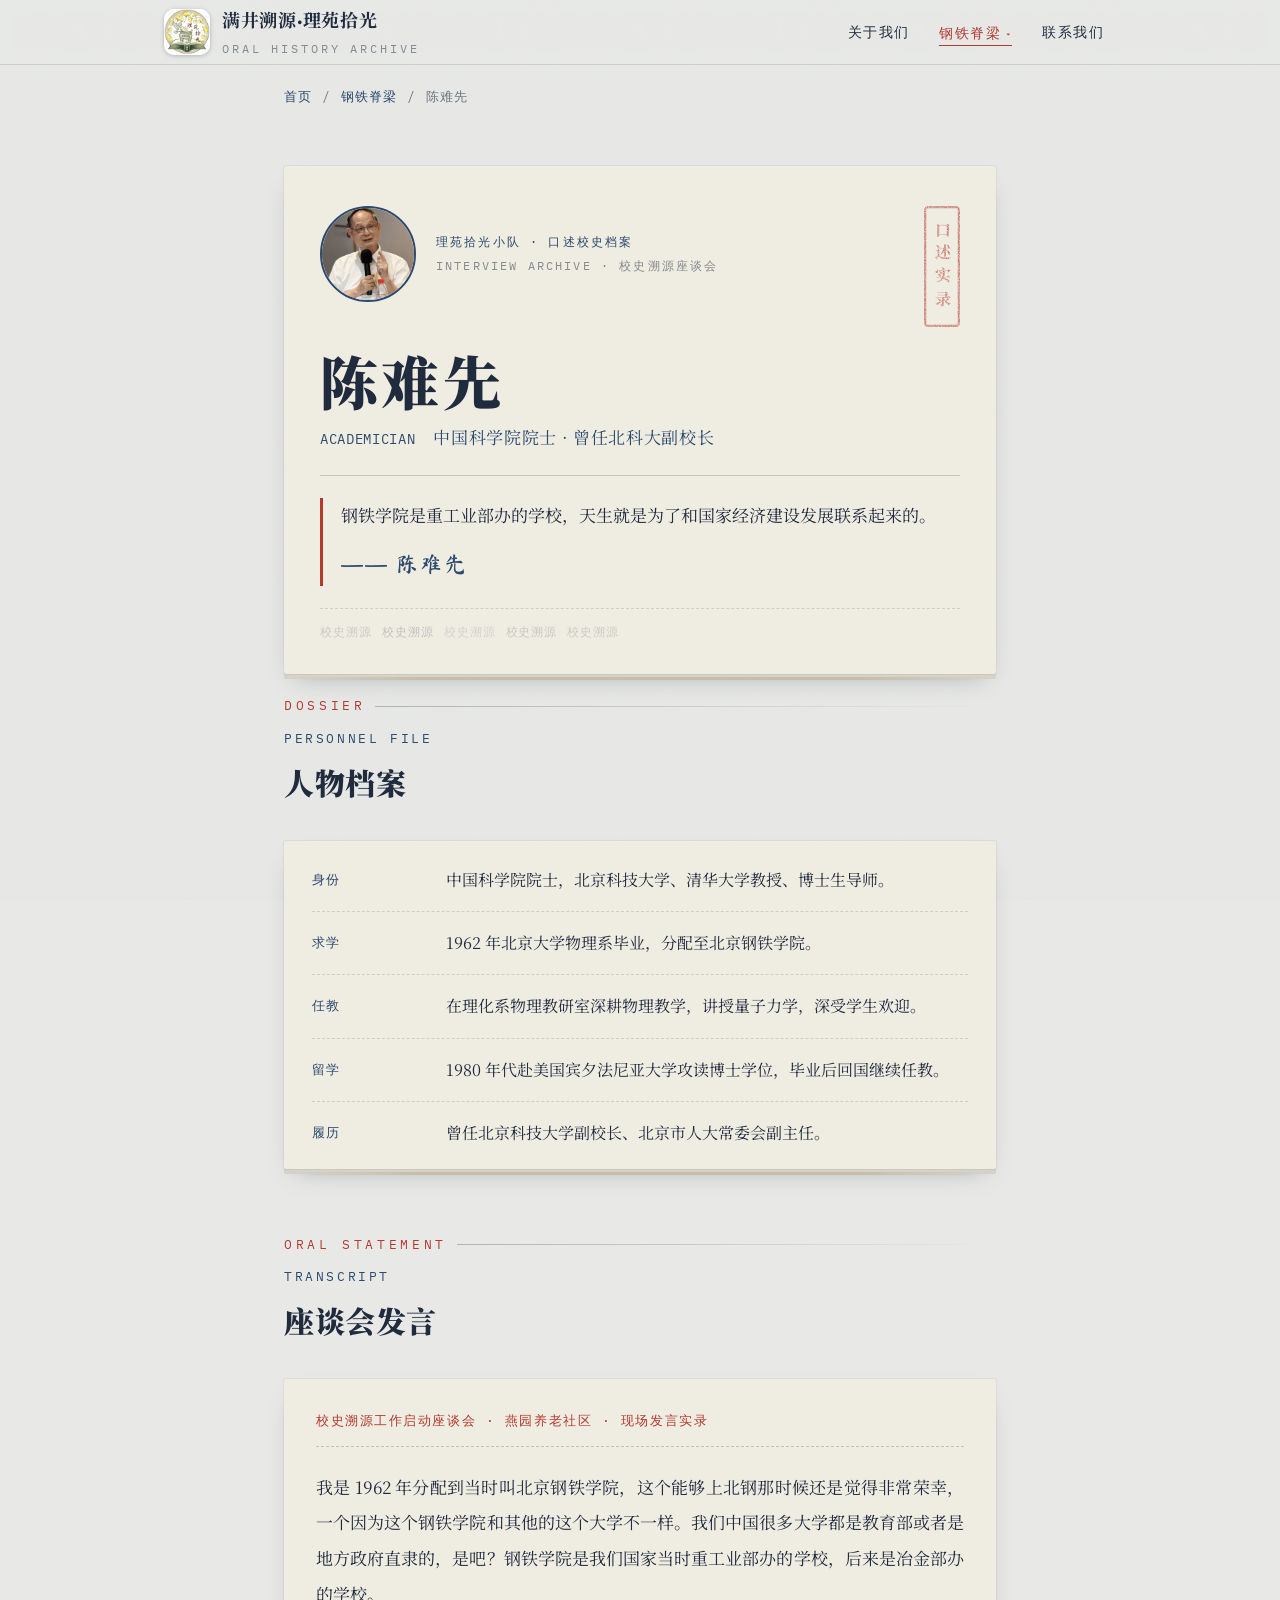
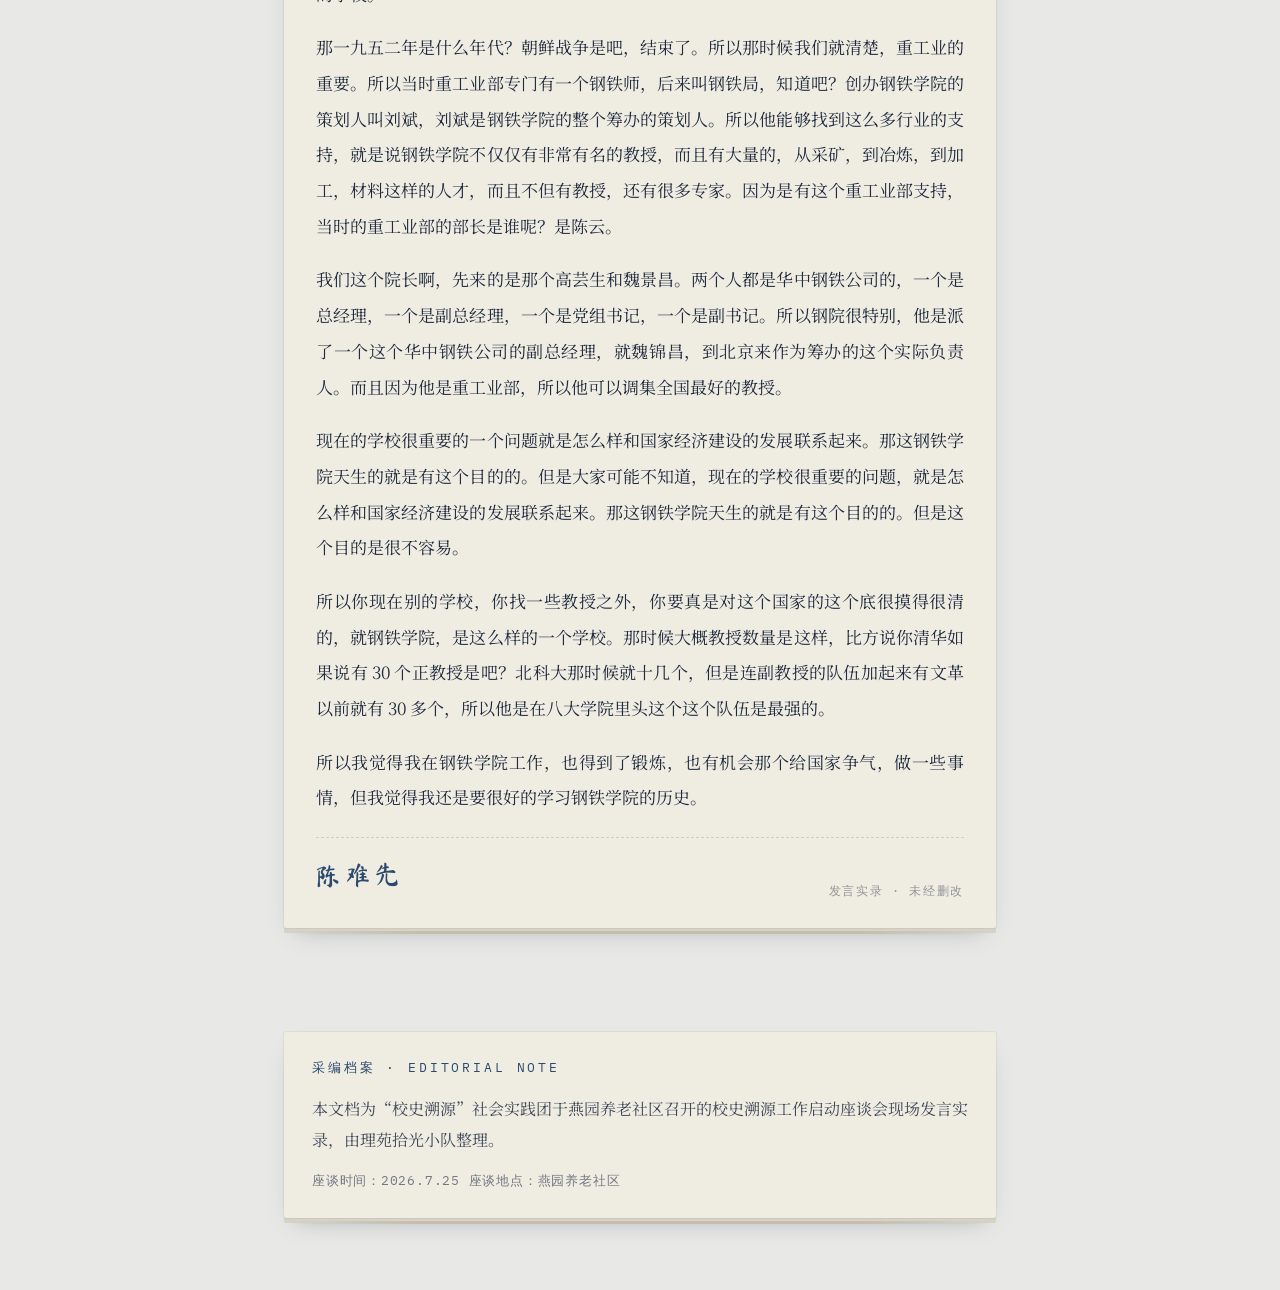
<file: chennanxian.html>
<!DOCTYPE html>
<html lang="zh-CN">
<head>
<meta charset="UTF-8" />
<meta name="viewport" content="width=device-width, initial-scale=1.0" />
<title>陈难先 · 口述校史档案</title>
<link rel="preconnect" href="https://fonts.googleapis.com" />
<link rel="preconnect" href="https://fonts.gstatic.com" crossorigin />
<link href="https://fonts.googleapis.com/css2?family=Fraunces:opsz,wght@9..144,500;9..144,600;9..144,700&family=IBM+Plex+Mono:wght@400;500&family=Ma+Shan+Zheng&family=Noto+Serif+SC:wght@400;500;600;700;900&display=swap" rel="stylesheet" />
<link rel="stylesheet" href="assets/common.css" />
<style>
  .hero{ padding:56px 0 20px; }
  .hero .card{ padding:40px 36px 30px; }
  .hero__top{ display:flex; justify-content:space-between; align-items:flex-start; gap:16px; }
  .hero__row{ display:flex; align-items:center; gap:20px; }
  .hero__avatar{
    flex:0 0 auto;
    width:96px; height:96px;
    border-radius:50%;
    overflow:hidden;
    border:2px solid var(--blueblack);
    box-shadow:inset 0 0 0 3px var(--cardface);
  }
  .hero__avatar img{ width:100%; height:100%; object-fit:cover; display:block; }
  .hero__meta{
    font-family:var(--font-mono); font-size:12px;
    letter-spacing:.18em; color:var(--blueblack);
    text-transform:uppercase; line-height:2;
  }
  .hero__meta .shelf{ display:block; font-size:12px; color:rgba(32,43,62,.5); }
  .hero__name{
    font-family:var(--font-display); font-weight:900;
    font-size:58px; line-height:1.08; letter-spacing:.06em;
    margin:26px 0 6px;
  }
  .hero__role{
    font-size:17px; color:var(--blueblack); letter-spacing:.04em;
    padding-bottom:22px; border-bottom:1px solid rgba(32,43,62,.2);
  }
  .hero__role .mono{ font-family:var(--font-mono); font-size:14px; }
  .hero__quote{
    margin-top:22px; font-size:17px; line-height:2; color:var(--ink);
    padding-left:18px; border-left:3px solid var(--stamp); font-style:normal;
  }
  .hero__quote .who{
    display:block; margin-top:10px; font-family:var(--font-sign);
    font-size:22px; color:var(--blueblack); letter-spacing:.1em;
  }
  .hero__foot{ margin-top:22px; }

  .crumb{
    padding:20px 0 0; font-family:var(--font-mono); font-size:13px;
    letter-spacing:.1em; color:rgba(32,43,62,.6);
  }
  .crumb a{ color:var(--blueblack); }
  .crumb a:hover{ color:var(--stamp); }

  /* 座谈会发言原话 */
  .speech{ padding:64px 0 8px; }
  .speech .card{ padding:30px 32px 26px; }
  .speech__scene{
    font-family:var(--font-mono); font-size:13px; letter-spacing:.12em;
    color:var(--stamp); text-transform:uppercase;
    padding-bottom:12px; border-bottom:1px dashed rgba(32,43,62,.22);
    margin-bottom:22px;
  }
  .speech__body p{
    font-size:17px; line-height:2.1; margin-bottom:18px; text-align:justify;
    color:var(--ink);
  }
  .speech__body p:last-child{ margin-bottom:0; }
  .speech__body .quote{
    border-left:3px solid var(--stamp); padding-left:14px; font-weight:500;
    color:var(--blueblack);
  }
  .speech__sign{
    display:flex; align-items:flex-end; justify-content:space-between; gap:14px;
    margin-top:22px; padding-top:14px; border-top:1px dashed rgba(32,43,62,.16);
  }
  .speech__sign .name{
    font-family:var(--font-sign); font-size:26px; color:var(--blueblack);
    letter-spacing:.12em; transform:rotate(-2deg); transform-origin:left bottom;
  }
  .speech__sign .role{
    font-family:var(--font-mono); font-size:12px; letter-spacing:.14em;
    color:rgba(32,43,62,.45); text-align:right; line-height:1.7;
  }

  @media (max-width:560px){
    .hero__name{ font-size:44px; }
    .hero__row{ gap:14px; }
    .hero__avatar{ width:72px; height:72px; }
  }
</style>
</head>
<body>

<nav class="nav">
  <div class="nav__inner">
    <a class="nav__brand" href="index.html">
      <span class="badge-logo"><img src="assets/team/badge.jpg" alt="满井溯源·理苑拾光 队徽" /></span>
      <span class="nav__name">满井溯源·理苑拾光<small>Oral History Archive</small></span>
    </a>
    <div class="nav__links">
      <a class="nav__link" href="index.html#about">关于我们</a>
      <div class="nav__dropdown">
        <a class="nav__link is-active" href="index.html#pillars">钢铁脊梁<span class="nav__caret">▾</span></a>
        <div class="nav__menu" role="menu">
          <a class="nav__menu-item" href="qinbenyi.html">秦本一</a>
          <a class="nav__menu-item" href="chenli.html">陈力</a>
          <a class="nav__menu-item" href="wangzhongyi.html">王忠忆</a>
          <a class="nav__menu-item" href="hanjuyuan.html">韩菊元</a>
          <a class="nav__menu-item" href="gaozhengkai.html">高征铠</a>
          <a class="nav__menu-item" href="zhaochengping.html">赵承平</a>
          <a class="nav__menu-item" href="gongmingying.html">龚明英</a>
          <a class="nav__menu-item" href="qiaozhiyu.html">乔芝郁</a>
          <a class="nav__menu-item" href="gongyueyun.html">宫月云</a>
          <a class="nav__menu-item" href="chennanxian.html">陈难先</a>
          <a class="nav__menu-item" href="lifushen.html">李福燊</a>
          <a class="nav__menu-item" href="zuoyonglin.html">左永林</a>
          <a class="nav__menu-item" href="lushouli.html">鹿守理</a>
          <a class="nav__menu-item" href="shixizheng.html">史希正</a>
        </div>
      </div>
      <a class="nav__link" href="index.html#contact">联系我们</a>
    </div>
  </div>
</nav>

<div class="wrap">

  <div class="crumb"><a href="index.html">首页</a> / <a href="index.html#pillars">钢铁脊梁</a> / 陈难先</div>

  <header class="hero">
    <div class="card">
      <div class="hero__top">
        <div class="hero__row">
          <span class="hero__avatar"><img src="assets/team/chennanxian.jpg" alt="陈难先" /></span>
          <div class="hero__meta">
            理苑拾光小队 · 口述校史档案
            <span class="shelf">INTERVIEW ARCHIVE · 校史溯源座谈会</span>
          </div>
        </div>
        <div class="stamp stamp--lg">口述实录</div>
      </div>

      <h1 class="hero__name">陈难先</h1>
      <p class="hero__role"><span class="mono">ACADEMICIAN</span>　中国科学院院士 · 曾任北科大副校长</p>

      <blockquote class="hero__quote">
        钢铁学院是重工业部办的学校，天生就是为了和国家经济建设发展联系起来的。
        <span class="who">—— 陈难先</span>
      </blockquote>

      <div class="stamps-row hero__foot">
        <span>校史溯源</span><span>校史溯源</span><span>校史溯源</span><span>校史溯源</span><span>校史溯源</span>
      </div>
    </div>
  </header>

  <section class="dossier reveal">
    <div class="section-head">
      <div class="eyebrow">Dossier</div>
      <h2><span class="en">PERSONNEL FILE</span>人物档案</h2>
    </div>
    <div class="card">
            <div class="dossier__row">
        <div class="dossier__label">身份</div>
        <div class="dossier__value">中国科学院院士，北京科技大学、清华大学教授、博士生导师。</div>
      </div>
      <div class="dossier__row">
        <div class="dossier__label">求学</div>
        <div class="dossier__value">1962 年北京大学物理系毕业，分配至北京钢铁学院。</div>
      </div>
      <div class="dossier__row">
        <div class="dossier__label">任教</div>
        <div class="dossier__value">在理化系物理教研室深耕物理教学，讲授量子力学，深受学生欢迎。</div>
      </div>
      <div class="dossier__row">
        <div class="dossier__label">留学</div>
        <div class="dossier__value">1980 年代赴美国宾夕法尼亚大学攻读博士学位，毕业后回国继续任教。</div>
      </div>
      <div class="dossier__row">
        <div class="dossier__label">履历</div>
        <div class="dossier__value">曾任北京科技大学副校长、北京市人大常委会副主任。</div>
      </div>
    </div>
  </section>

  <section class="speech reveal">
    <div class="section-head">
      <div class="eyebrow">Oral Statement</div>
      <h2><span class="en">TRANSCRIPT</span>座谈会发言</h2>
    </div>
    <div class="card">
      <div class="speech__scene">校史溯源工作启动座谈会 · 燕园养老社区 · 现场发言实录</div>
      <div class="speech__body">
                <p>我是 1962 年分配到当时叫北京钢铁学院，这个能够上北钢那时候还是觉得非常荣幸，一个因为这个钢铁学院和其他的这个大学不一样。我们中国很多大学都是教育部或者是地方政府直隶的，是吧？钢铁学院是我们国家当时重工业部办的学校，后来是冶金部办的学校。</p>
        <p>那一九五二年是什么年代？朝鲜战争是吧，结束了。所以那时候我们就清楚，重工业的重要。所以当时重工业部专门有一个钢铁师，后来叫钢铁局，知道吧？创办钢铁学院的策划人叫刘斌，刘斌是钢铁学院的整个筹办的策划人。所以他能够找到这么多行业的支持，就是说钢铁学院不仅仅有非常有名的教授，而且有大量的，从采矿，到冶炼，到加工，材料这样的人才，而且不但有教授，还有很多专家。因为是有这个重工业部支持，当时的重工业部的部长是谁呢？是陈云。</p>
        <p>我们这个院长啊，先来的是那个高芸生和魏景昌。两个人都是华中钢铁公司的，一个是总经理，一个是副总经理，一个是党组书记，一个是副书记。所以钢院很特别，他是派了一个这个华中钢铁公司的副总经理，就魏锦昌，到北京来作为筹办的这个实际负责人。而且因为他是重工业部，所以他可以调集全国最好的教授。</p>
        <p>现在的学校很重要的一个问题就是怎么样和国家经济建设的发展联系起来。那这钢铁学院天生的就是有这个目的的。但是大家可能不知道，现在的学校很重要的问题，就是怎么样和国家经济建设的发展联系起来。那这钢铁学院天生的就是有这个目的的。但是这个目的是很不容易。</p>
        <p>所以你现在别的学校，你找一些教授之外，你要真是对这个国家的这个底很摸得很清的，就钢铁学院，是这么样的一个学校。那时候大概教授数量是这样，比方说你清华如果说有 30 个正教授是吧？北科大那时候就十几个，但是连副教授的队伍加起来有文革以前就有 30 多个，所以他是在八大学院里头这个这个队伍是最强的。</p>
        <p>所以我觉得我在钢铁学院工作，也得到了锻炼，也有机会那个给国家争气，做一些事情，但我觉得我还是要很好的学习钢铁学院的历史。</p>
      </div>
      <div class="speech__sign">
        <span class="name">陈难先</span>
        <span class="role">发言实录 · 未经删改</span>
      </div>
    </div>
  </section>

  <footer class="footer reveal">
    <div class="card">
      <div class="footer__title">采编档案 · EDITORIAL NOTE</div>
      <p>本文档为“校史溯源”社会实践团于燕园养老社区召开的校史溯源工作启动座谈会现场发言实录，由理苑拾光小队整理。</p>
      <div class="crew">座谈时间：2026.7.25 座谈地点：燕园养老社区</div>
    </div>
  </footer>

</div>

<script>
  (function(){
    var reduce = window.matchMedia('(prefers-reduced-motion: reduce)').matches;
    var els = document.querySelectorAll('.reveal');
    if(reduce || !('IntersectionObserver' in window)){
      els.forEach(function(el){ el.classList.add('is-in'); });
      return;
    }
    var io = new IntersectionObserver(function(entries){
      entries.forEach(function(e){
        if(e.isIntersecting){ e.target.classList.add('is-in'); io.unobserve(e.target); }
      });
    }, { threshold:0.12 });
    els.forEach(function(el){ io.observe(el); });
  })();
</script>
</body>
</html>
</file>
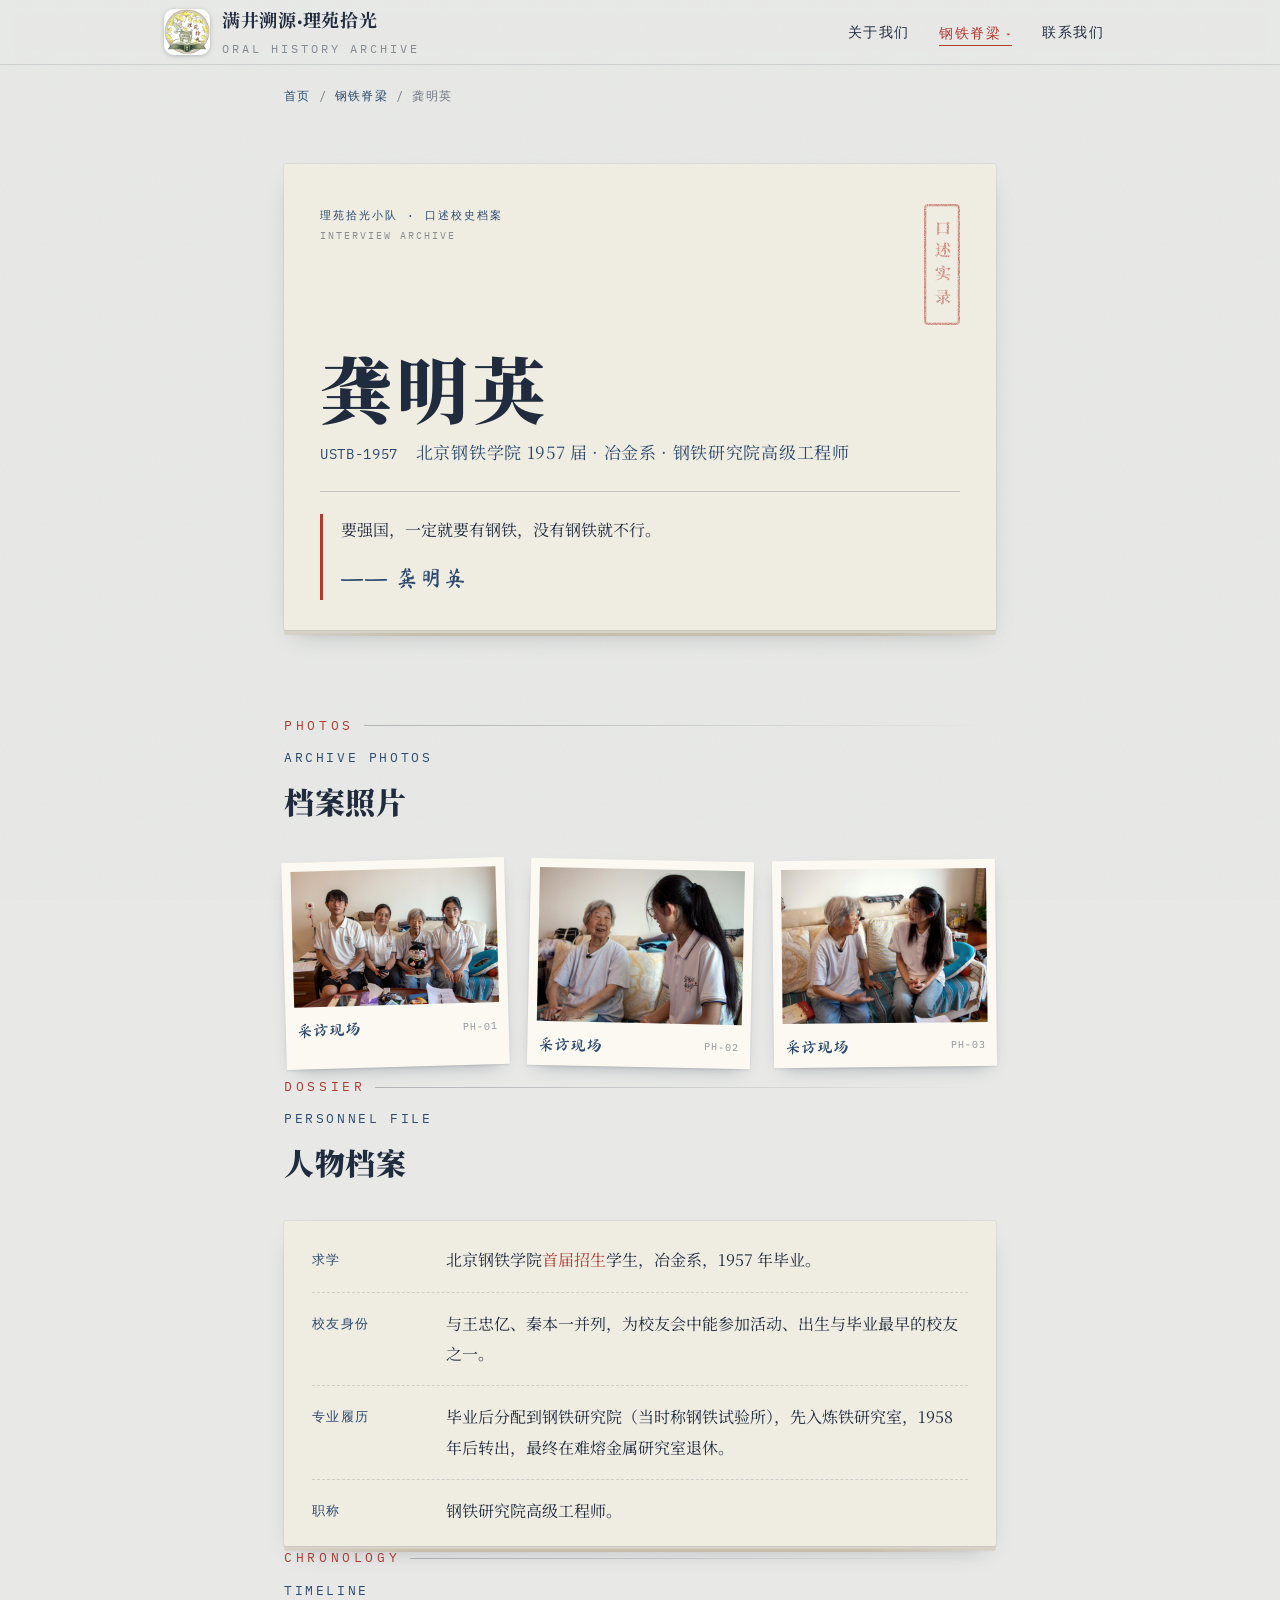
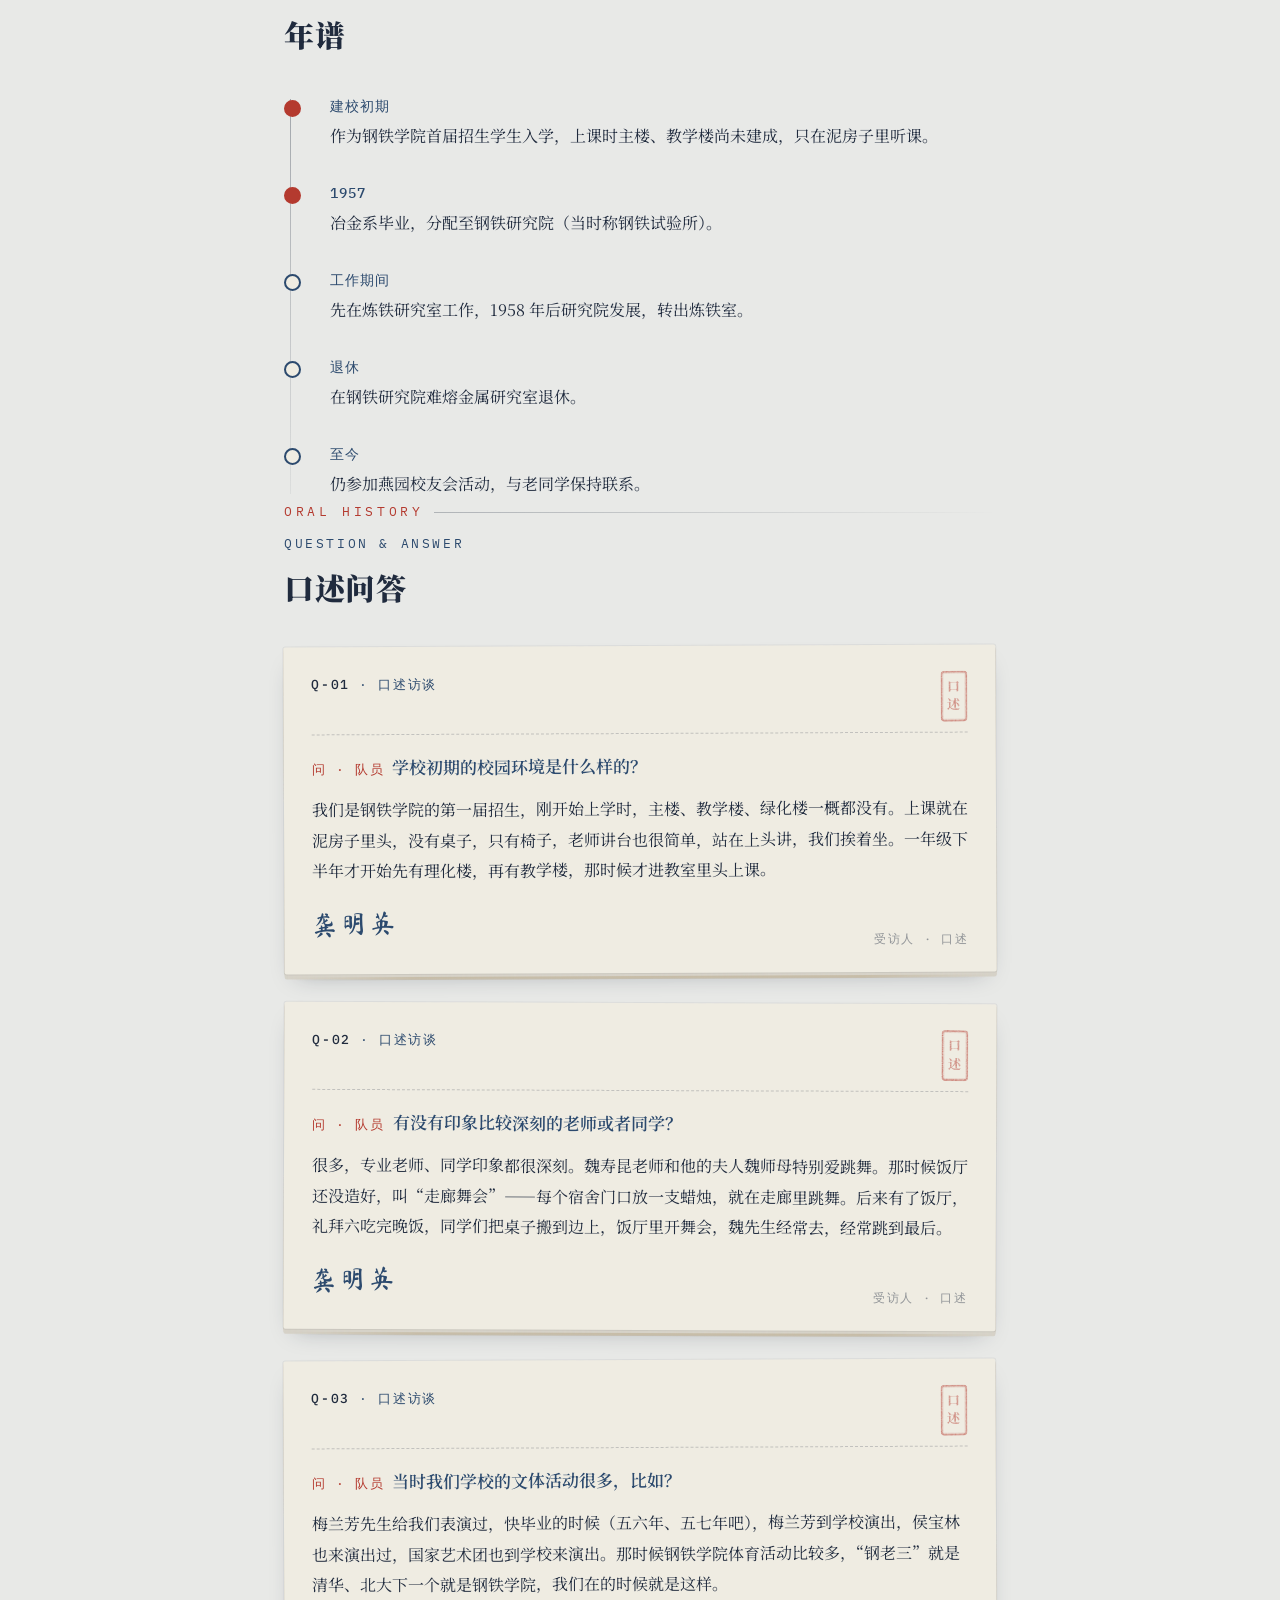
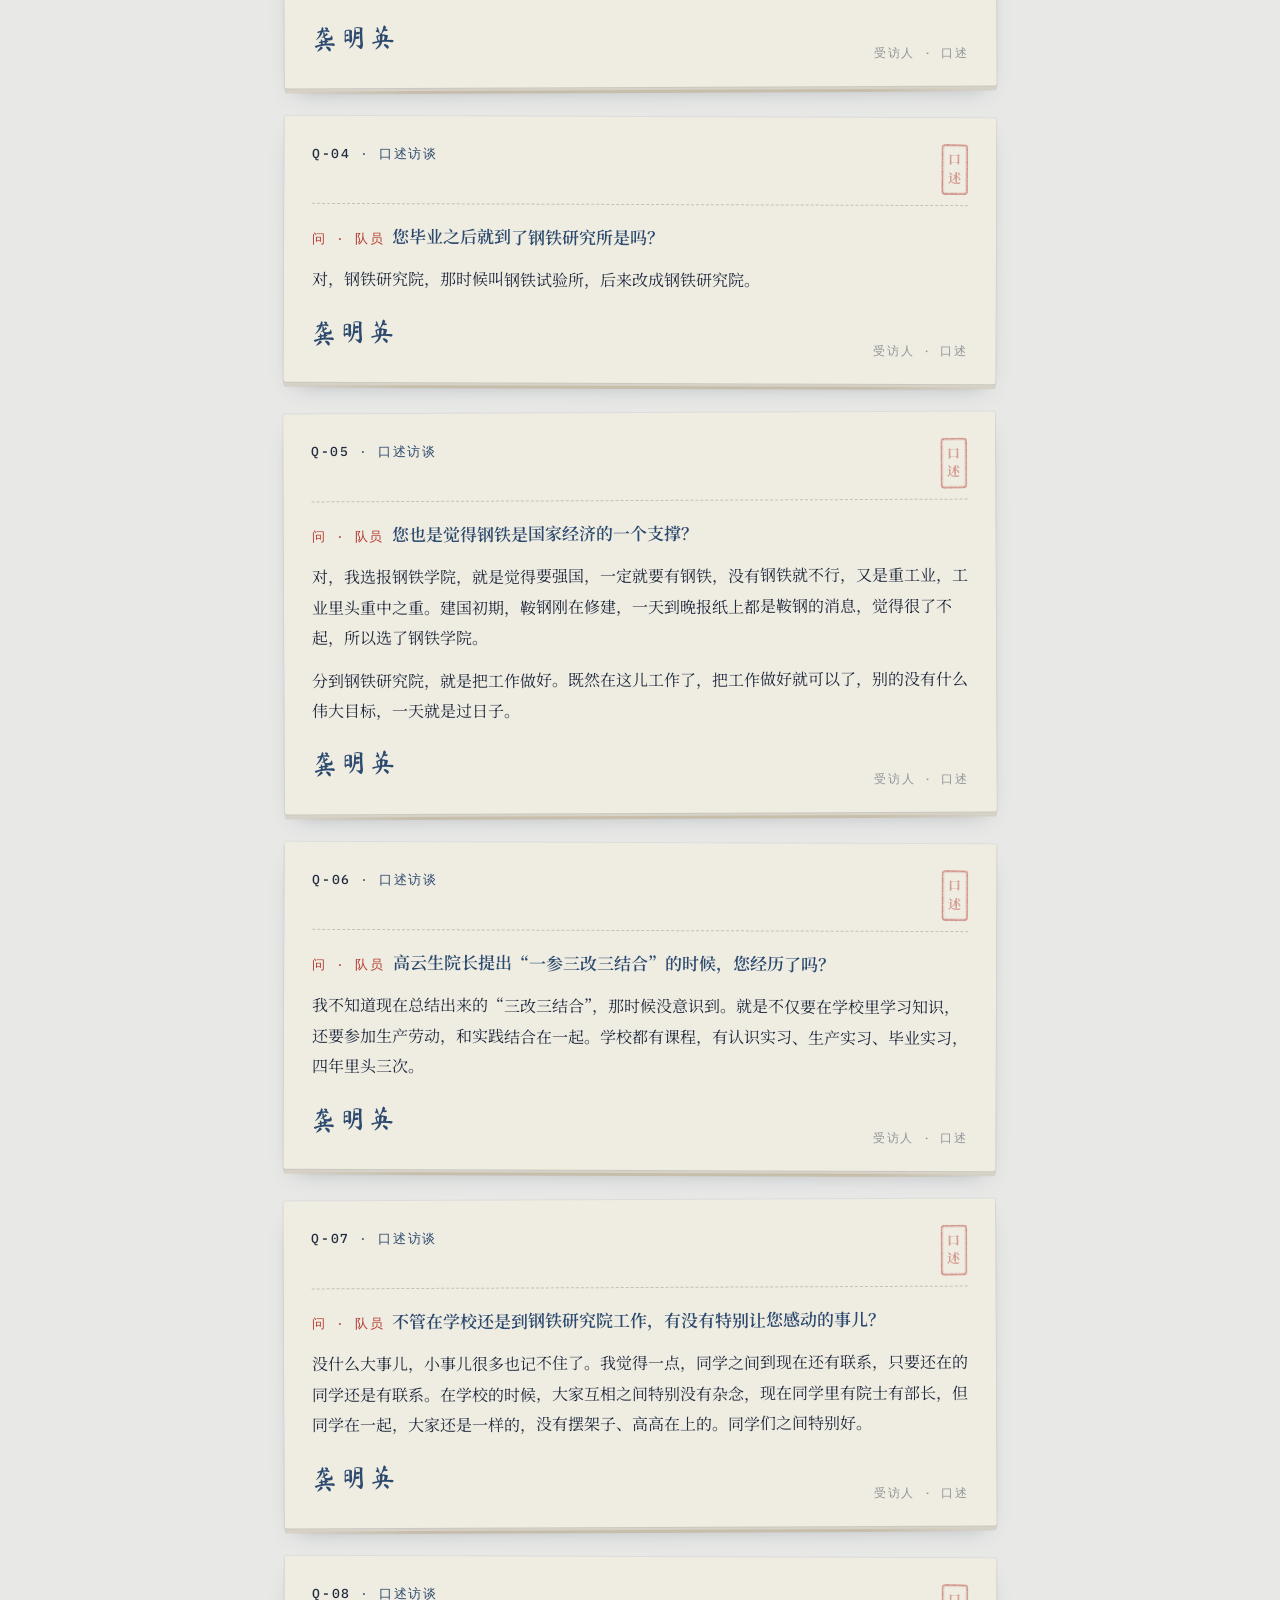
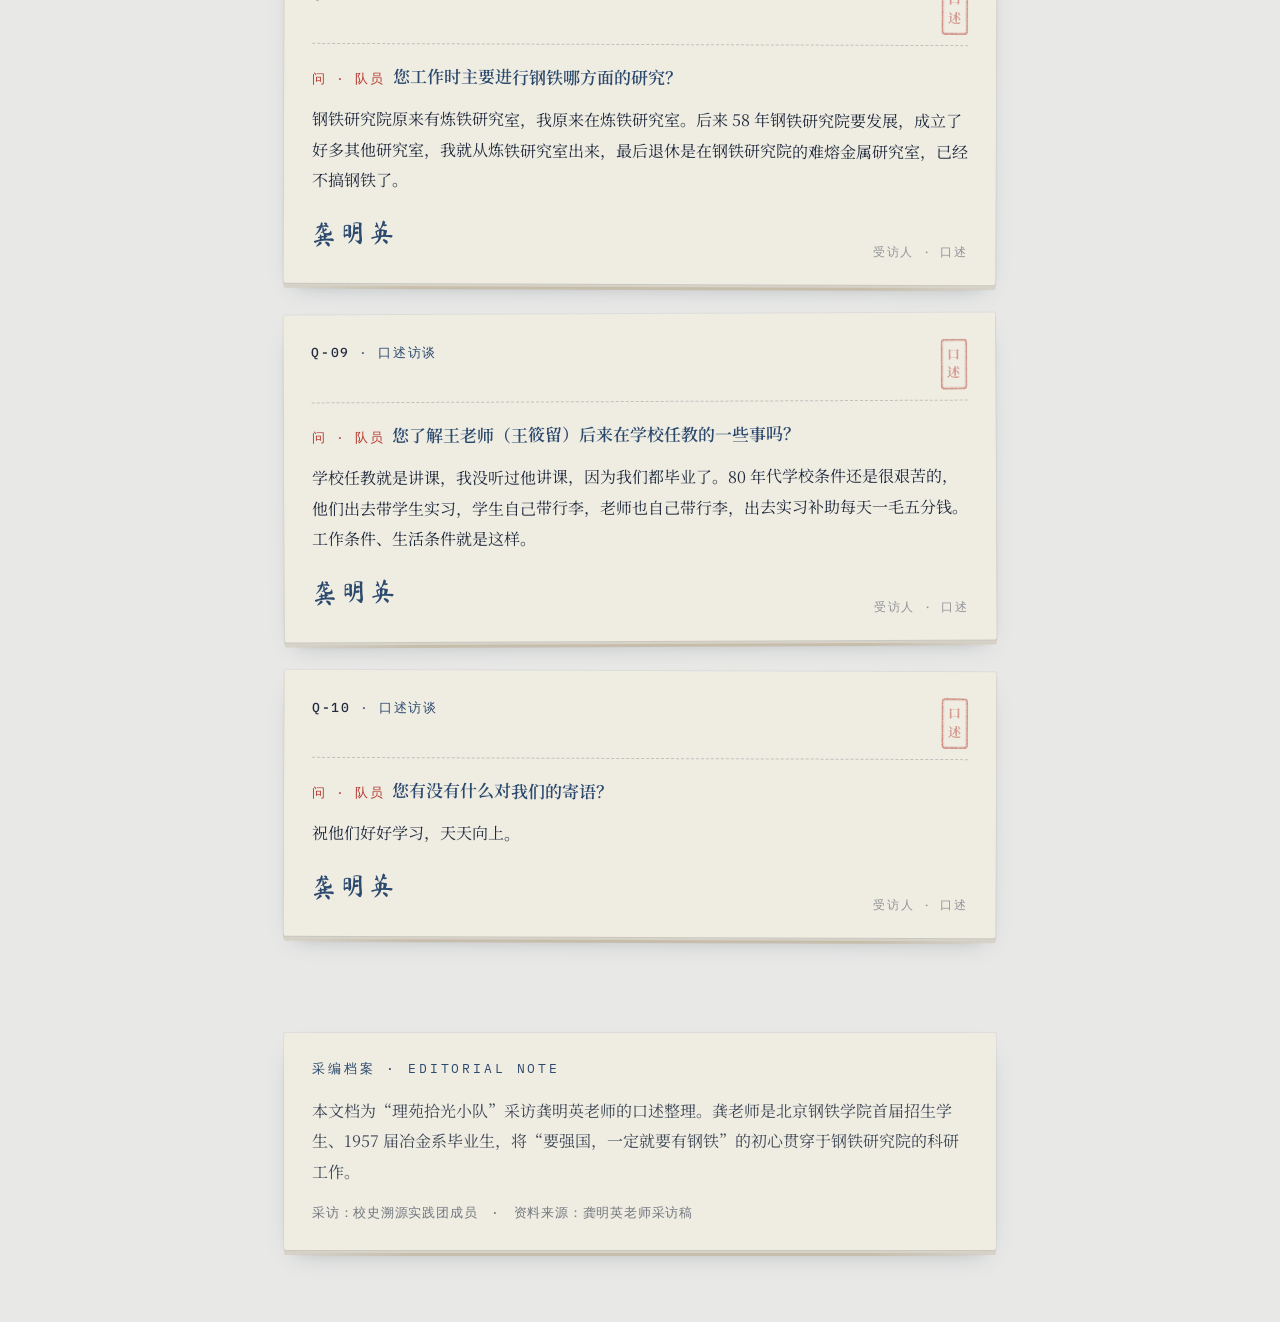
<file: gongmingying.html>
<!DOCTYPE html>
<html lang="zh-CN">
<head>
<meta charset="UTF-8" />
<meta name="viewport" content="width=device-width, initial-scale=1.0" />
<title>龚明英 · 口述校史档案</title>
<link rel="preconnect" href="https://fonts.googleapis.com" />
<link rel="preconnect" href="https://fonts.gstatic.com" crossorigin />
<link href="https://fonts.googleapis.com/css2?family=Fraunces:opsz,wght@9..144,500;9..144,600;9..144,700&family=IBM+Plex+Mono:wght@400;500&family=Ma+Shan+Zheng&family=Noto+Serif+SC:wght@400;500;600;700;900&display=swap" rel="stylesheet" />
<link rel="stylesheet" href="assets/common.css" />
<style>
  .hero{ padding:56px 0 20px; }
  .hero .card{ padding:40px 36px 30px; }
  .hero__top{ display:flex; justify-content:space-between; align-items:flex-start; gap:16px; }
  .hero__meta{
    font-family:var(--font-mono);
    font-size:11px;
    letter-spacing:.18em;
    color:var(--blueblack);
    text-transform:uppercase;
    line-height:2;
  }
  .hero__meta .shelf{ display:block; font-size:10px; color:rgba(32,43,62,.5); }
  .hero__name{
    font-family:var(--font-display);
    font-weight:900;
    font-size:72px;
    line-height:1.05;
    letter-spacing:.06em;
    margin:30px 0 6px;
  }
  .hero__role{
    font-size:17px;
    color:var(--blueblack);
    letter-spacing:.04em;
    padding-bottom:22px;
    border-bottom:1px solid rgba(32,43,62,.2);
  }
  .hero__role .mono{ font-family:var(--font-mono); font-size:14px; }
  .hero__quote{
    margin-top:22px;
    font-size:16px;
    line-height:2;
    color:var(--ink);
    padding-left:18px;
    border-left:3px solid var(--stamp);
    font-style:normal;
  }
  .hero__quote .who{
    display:block;
    margin-top:10px;
    font-family:var(--font-sign);
    font-size:22px;
    color:var(--blueblack);
    letter-spacing:.1em;
  }

  .crumb{
    padding:20px 0 0;
    font-family:var(--font-mono);
    font-size:12px;
    letter-spacing:.1em;
    color:rgba(32,43,62,.6);
  }
  .crumb a{ color:var(--blueblack); }
  .crumb a:hover{ color:var(--stamp); }

  .photos{ padding:64px 0 8px; }
  .photos__grid{ display:grid; grid-template-columns:repeat(3,1fr); gap:22px; }
  .photo{
    background:#FBF9F2;
    padding:9px 9px 0;
    box-shadow:0 1px 2px rgba(32,43,62,.12), 0 8px 20px -10px rgba(32,43,62,.4);
  }
  .photo:nth-child(1){ transform:rotate(-1.6deg); }
  .photo:nth-child(2){ transform:rotate(1.2deg); }
  .photo:nth-child(3){ transform:rotate(-.6deg); }
  .photo img{ display:block; width:100%; height:auto; filter:sepia(.1) contrast(1.02) saturate(.94); }
  .photo figcaption{
    display:flex; align-items:center; justify-content:space-between; gap:8px;
    padding:8px 2px 6px;
  }
  .photo figcaption .cap{ font-family:var(--font-sign); font-size:16px; color:var(--blueblack); }
  .photo figcaption .no{ font-family:var(--font-mono); font-size:10px; letter-spacing:.1em; color:rgba(32,43,62,.5); }

  @media (max-width:640px){
    .hero__name{ font-size:54px; }
  }
</style>
</head>
<body>

<nav class="nav">
  <div class="nav__inner">
    <a class="nav__brand" href="index.html">
      <span class="badge-logo"><img src="assets/team/badge.jpg" alt="满井溯源·理苑拾光 队徽" /></span>
      <span class="nav__name">满井溯源·理苑拾光<small>Oral History Archive</small></span>
    </a>
    <div class="nav__links">
      <a class="nav__link" href="index.html#about">关于我们</a>
      <div class="nav__dropdown">
        <a class="nav__link is-active" href="index.html#pillars">钢铁脊梁<span class="nav__caret">▾</span></a>
        <div class="nav__menu" role="menu">
          <a class="nav__menu-item" href="qinbenyi.html">秦本一</a>
          <a class="nav__menu-item" href="chenli.html">陈力</a>
          <a class="nav__menu-item" href="wangzhongyi.html">王忠忆</a>
          <a class="nav__menu-item" href="hanjuyuan.html">韩菊元</a>
          <a class="nav__menu-item" href="gaozhengkai.html">高征铠</a>
          <a class="nav__menu-item" href="zhaochengping.html">赵承平</a>
          <a class="nav__menu-item" href="gongmingying.html">龚明英</a>
          <a class="nav__menu-item" href="qiaozhiyu.html">乔芝郁</a>
          <a class="nav__menu-item" href="gongyueyun.html">宫月云</a>
          <a class="nav__menu-item" href="chennanxian.html">陈难先</a>
          <a class="nav__menu-item" href="lifushen.html">李福燊</a>
          <a class="nav__menu-item" href="zuoyonglin.html">左永林</a>
          <a class="nav__menu-item" href="lushouli.html">鹿守理</a>
          <a class="nav__menu-item" href="shixizheng.html">史希正</a>
        </div>
      </div>
      <a class="nav__link" href="index.html#contact">联系我们</a>
    </div>
  </div>
</nav>

<div class="wrap">

  <div class="crumb"><a href="index.html">首页</a> / <a href="index.html#pillars">钢铁脊梁</a> / 龚明英</div>

  <header class="hero">
    <div class="card">
      <div class="hero__top">
        <div class="hero__meta">
          理苑拾光小队 · 口述校史档案
          <span class="shelf">INTERVIEW ARCHIVE</span>
        </div>
        <div class="stamp stamp--lg">口述实录</div>
      </div>
      <h1 class="hero__name">龚明英</h1>
      <p class="hero__role">
        <span class="mono">USTB-1957</span>　北京钢铁学院 1957 届 · 冶金系 · 钢铁研究院高级工程师
      </p>
      <blockquote class="hero__quote">
        要强国，一定就要有钢铁，没有钢铁就不行。
        <span class="who">—— 龚明英</span>
      </blockquote>
    </div>
  </header>

  <section class="photos reveal">
    <div class="section-head">
      <div class="eyebrow">Photos</div>
      <h2><span class="en">ARCHIVE PHOTOS</span>档案照片</h2>
    </div>
    <div class="photos__grid">
      <figure class="photo">
        <img src="assets/photos/gongmingying-1.jpg" alt="采访龚明英老师 · 现场之一" loading="lazy" />
        <figcaption><span class="cap">采访现场</span><span class="no">PH-01</span></figcaption>
      </figure>
      <figure class="photo">
        <img src="assets/photos/gongmingying-2.jpg" alt="采访龚明英老师 · 现场之二" loading="lazy" />
        <figcaption><span class="cap">采访现场</span><span class="no">PH-02</span></figcaption>
      </figure>
      <figure class="photo">
        <img src="assets/photos/gongmingying-3.jpg" alt="采访龚明英老师 · 现场之三" loading="lazy" />
        <figcaption><span class="cap">采访现场</span><span class="no">PH-03</span></figcaption>
      </figure>
    </div>
  </section>

  <section class="dossier reveal">
    <div class="section-head">
      <div class="eyebrow">Dossier</div>
      <h2><span class="en">PERSONNEL FILE</span>人物档案</h2>
    </div>
    <div class="card">
      <div class="dossier__row">
        <div class="dossier__label">求学</div>
        <div class="dossier__value">北京钢铁学院<em>首届招生</em>学生，冶金系，1957 年毕业。</div>
      </div>
      <div class="dossier__row">
        <div class="dossier__label">校友身份</div>
        <div class="dossier__value">与王忠亿、秦本一并列，为校友会中能参加活动、出生与毕业最早的校友之一。</div>
      </div>
      <div class="dossier__row">
        <div class="dossier__label">专业履历</div>
        <div class="dossier__value">毕业后分配到钢铁研究院（当时称钢铁试验所），先入炼铁研究室，1958 年后转出，最终在难熔金属研究室退休。</div>
      </div>
      <div class="dossier__row">
        <div class="dossier__label">职称</div>
        <div class="dossier__value">钢铁研究院高级工程师。</div>
      </div>
    </div>
  </section>

  <section class="timeline reveal">
    <div class="section-head">
      <div class="eyebrow">Chronology</div>
      <h2><span class="en">TIMELINE</span>年谱</h2>
    </div>
    <ul class="timeline__list">
      <li class="timeline__item is-key">
        <div class="timeline__year">建校初期</div>
        <div class="timeline__text">作为钢铁学院首届招生学生入学，上课时主楼、教学楼尚未建成，只在泥房子里听课。</div>
      </li>
      <li class="timeline__item is-key">
        <div class="timeline__year">1957</div>
        <div class="timeline__text">冶金系毕业，分配至钢铁研究院（当时称钢铁试验所）。</div>
      </li>
      <li class="timeline__item">
        <div class="timeline__year">工作期间</div>
        <div class="timeline__text">先在炼铁研究室工作，1958 年后研究院发展，转出炼铁室。</div>
      </li>
      <li class="timeline__item">
        <div class="timeline__year">退休</div>
        <div class="timeline__text">在钢铁研究院难熔金属研究室退休。</div>
      </li>
      <li class="timeline__item">
        <div class="timeline__year">至今</div>
        <div class="timeline__text">仍参加燕园校友会活动，与老同学保持联系。</div>
      </li>
    </ul>
  </section>

  <section class="qa reveal">
    <div class="section-head">
      <div class="eyebrow">Oral History</div>
      <h2><span class="en">QUESTION &amp; ANSWER</span>口述问答</h2>
    </div>

    <div class="qa__list">

      <article class="card">
        <div class="card__head">
          <div class="card__code"><b>Q-01</b> · 口述访谈</div>
          <div class="stamp stamp--sm">口述</div>
        </div>
        <h3 class="card__q"><span class="asker">问 · 队员</span>学校初期的校园环境是什么样的？</h3>
        <div class="card__a">
          <p>我们是钢铁学院的第一届招生，刚开始上学时，主楼、教学楼、绿化楼一概都没有。上课就在泥房子里头，没有桌子，只有椅子，老师讲台也很简单，站在上头讲，我们挨着坐。一年级下半年才开始先有理化楼，再有教学楼，那时候才进教室里头上课。</p>
        </div>
        <div class="card__sign">
          <span class="name">龚明英</span>
          <span class="role">受访人 · 口述</span>
        </div>
      </article>

      <article class="card">
        <div class="card__head">
          <div class="card__code"><b>Q-02</b> · 口述访谈</div>
          <div class="stamp stamp--sm">口述</div>
        </div>
        <h3 class="card__q"><span class="asker">问 · 队员</span>有没有印象比较深刻的老师或者同学？</h3>
        <div class="card__a">
          <p>很多，专业老师、同学印象都很深刻。魏寿昆老师和他的夫人魏师母特别爱跳舞。那时候饭厅还没造好，叫“走廊舞会”——每个宿舍门口放一支蜡烛，就在走廊里跳舞。后来有了饭厅，礼拜六吃完晚饭，同学们把桌子搬到边上，饭厅里开舞会，魏先生经常去，经常跳到最后。</p>
        </div>
        <div class="card__sign">
          <span class="name">龚明英</span>
          <span class="role">受访人 · 口述</span>
        </div>
      </article>

      <article class="card">
        <div class="card__head">
          <div class="card__code"><b>Q-03</b> · 口述访谈</div>
          <div class="stamp stamp--sm">口述</div>
        </div>
        <h3 class="card__q"><span class="asker">问 · 队员</span>当时我们学校的文体活动很多，比如？</h3>
        <div class="card__a">
          <p>梅兰芳先生给我们表演过，快毕业的时候（五六年、五七年吧），梅兰芳到学校演出，侯宝林也来演出过，国家艺术团也到学校来演出。那时候钢铁学院体育活动比较多，“钢老三”就是清华、北大下一个就是钢铁学院，我们在的时候就是这样。</p>
        </div>
        <div class="card__sign">
          <span class="name">龚明英</span>
          <span class="role">受访人 · 口述</span>
        </div>
      </article>

      <article class="card">
        <div class="card__head">
          <div class="card__code"><b>Q-04</b> · 口述访谈</div>
          <div class="stamp stamp--sm">口述</div>
        </div>
        <h3 class="card__q"><span class="asker">问 · 队员</span>您毕业之后就到了钢铁研究所是吗？</h3>
        <div class="card__a">
          <p>对，钢铁研究院，那时候叫钢铁试验所，后来改成钢铁研究院。</p>
        </div>
        <div class="card__sign">
          <span class="name">龚明英</span>
          <span class="role">受访人 · 口述</span>
        </div>
      </article>

      <article class="card">
        <div class="card__head">
          <div class="card__code"><b>Q-05</b> · 口述访谈</div>
          <div class="stamp stamp--sm">口述</div>
        </div>
        <h3 class="card__q"><span class="asker">问 · 队员</span>您也是觉得钢铁是国家经济的一个支撑？</h3>
        <div class="card__a">
          <p>对，我选报钢铁学院，就是觉得要强国，一定就要有钢铁，没有钢铁就不行，又是重工业，工业里头重中之重。建国初期，鞍钢刚在修建，一天到晚报纸上都是鞍钢的消息，觉得很了不起，所以选了钢铁学院。</p>
          <p>分到钢铁研究院，就是把工作做好。既然在这儿工作了，把工作做好就可以了，别的没有什么伟大目标，一天就是过日子。</p>
        </div>
        <div class="card__sign">
          <span class="name">龚明英</span>
          <span class="role">受访人 · 口述</span>
        </div>
      </article>

      <article class="card">
        <div class="card__head">
          <div class="card__code"><b>Q-06</b> · 口述访谈</div>
          <div class="stamp stamp--sm">口述</div>
        </div>
        <h3 class="card__q"><span class="asker">问 · 队员</span>高云生院长提出“一参三改三结合”的时候，您经历了吗？</h3>
        <div class="card__a">
          <p>我不知道现在总结出来的“三改三结合”，那时候没意识到。就是不仅要在学校里学习知识，还要参加生产劳动，和实践结合在一起。学校都有课程，有认识实习、生产实习、毕业实习，四年里头三次。</p>
        </div>
        <div class="card__sign">
          <span class="name">龚明英</span>
          <span class="role">受访人 · 口述</span>
        </div>
      </article>

      <article class="card">
        <div class="card__head">
          <div class="card__code"><b>Q-07</b> · 口述访谈</div>
          <div class="stamp stamp--sm">口述</div>
        </div>
        <h3 class="card__q"><span class="asker">问 · 队员</span>不管在学校还是到钢铁研究院工作，有没有特别让您感动的事儿？</h3>
        <div class="card__a">
          <p>没什么大事儿，小事儿很多也记不住了。我觉得一点，同学之间到现在还有联系，只要还在的同学还是有联系。在学校的时候，大家互相之间特别没有杂念，现在同学里有院士有部长，但同学在一起，大家还是一样的，没有摆架子、高高在上的。同学们之间特别好。</p>
        </div>
        <div class="card__sign">
          <span class="name">龚明英</span>
          <span class="role">受访人 · 口述</span>
        </div>
      </article>

      <article class="card">
        <div class="card__head">
          <div class="card__code"><b>Q-08</b> · 口述访谈</div>
          <div class="stamp stamp--sm">口述</div>
        </div>
        <h3 class="card__q"><span class="asker">问 · 队员</span>您工作时主要进行钢铁哪方面的研究？</h3>
        <div class="card__a">
          <p>钢铁研究院原来有炼铁研究室，我原来在炼铁研究室。后来 58 年钢铁研究院要发展，成立了好多其他研究室，我就从炼铁研究室出来，最后退休是在钢铁研究院的难熔金属研究室，已经不搞钢铁了。</p>
        </div>
        <div class="card__sign">
          <span class="name">龚明英</span>
          <span class="role">受访人 · 口述</span>
        </div>
      </article>

      <article class="card">
        <div class="card__head">
          <div class="card__code"><b>Q-09</b> · 口述访谈</div>
          <div class="stamp stamp--sm">口述</div>
        </div>
        <h3 class="card__q"><span class="asker">问 · 队员</span>您了解王老师（王筱留）后来在学校任教的一些事吗？</h3>
        <div class="card__a">
          <p>学校任教就是讲课，我没听过他讲课，因为我们都毕业了。80 年代学校条件还是很艰苦的，他们出去带学生实习，学生自己带行李，老师也自己带行李，出去实习补助每天一毛五分钱。工作条件、生活条件就是这样。</p>
        </div>
        <div class="card__sign">
          <span class="name">龚明英</span>
          <span class="role">受访人 · 口述</span>
        </div>
      </article>

      <article class="card">
        <div class="card__head">
          <div class="card__code"><b>Q-10</b> · 口述访谈</div>
          <div class="stamp stamp--sm">口述</div>
        </div>
        <h3 class="card__q"><span class="asker">问 · 队员</span>您有没有什么对我们的寄语？</h3>
        <div class="card__a">
          <p>祝他们好好学习，天天向上。</p>
        </div>
        <div class="card__sign">
          <span class="name">龚明英</span>
          <span class="role">受访人 · 口述</span>
        </div>
      </article>

    </div>
  </section>

  <footer class="footer reveal">
    <div class="card">
      <div class="footer__title">采编档案 · EDITORIAL NOTE</div>
      <p>本文档为“理苑拾光小队”采访龚明英老师的口述整理。龚老师是北京钢铁学院首届招生学生、1957 届冶金系毕业生，将“要强国，一定就要有钢铁”的初心贯穿于钢铁研究院的科研工作。</p>
      <div class="crew">采访：校史溯源实践团成员　·　资料来源：龚明英老师采访稿</div>
    </div>
  </footer>

</div>

<script>
  (function(){
    var reduce = window.matchMedia('(prefers-reduced-motion: reduce)').matches;
    var els = document.querySelectorAll('.reveal');
    if(reduce || !('IntersectionObserver' in window)){
      els.forEach(function(el){ el.classList.add('is-in'); });
      return;
    }
    var io = new IntersectionObserver(function(entries){
      entries.forEach(function(e){
        if(e.isIntersecting){ e.target.classList.add('is-in'); io.unobserve(e.target); }
      });
    }, { threshold:0.12 });
    els.forEach(function(el){ io.observe(el); });
  })();
</script>
</body>
</html>
</file>
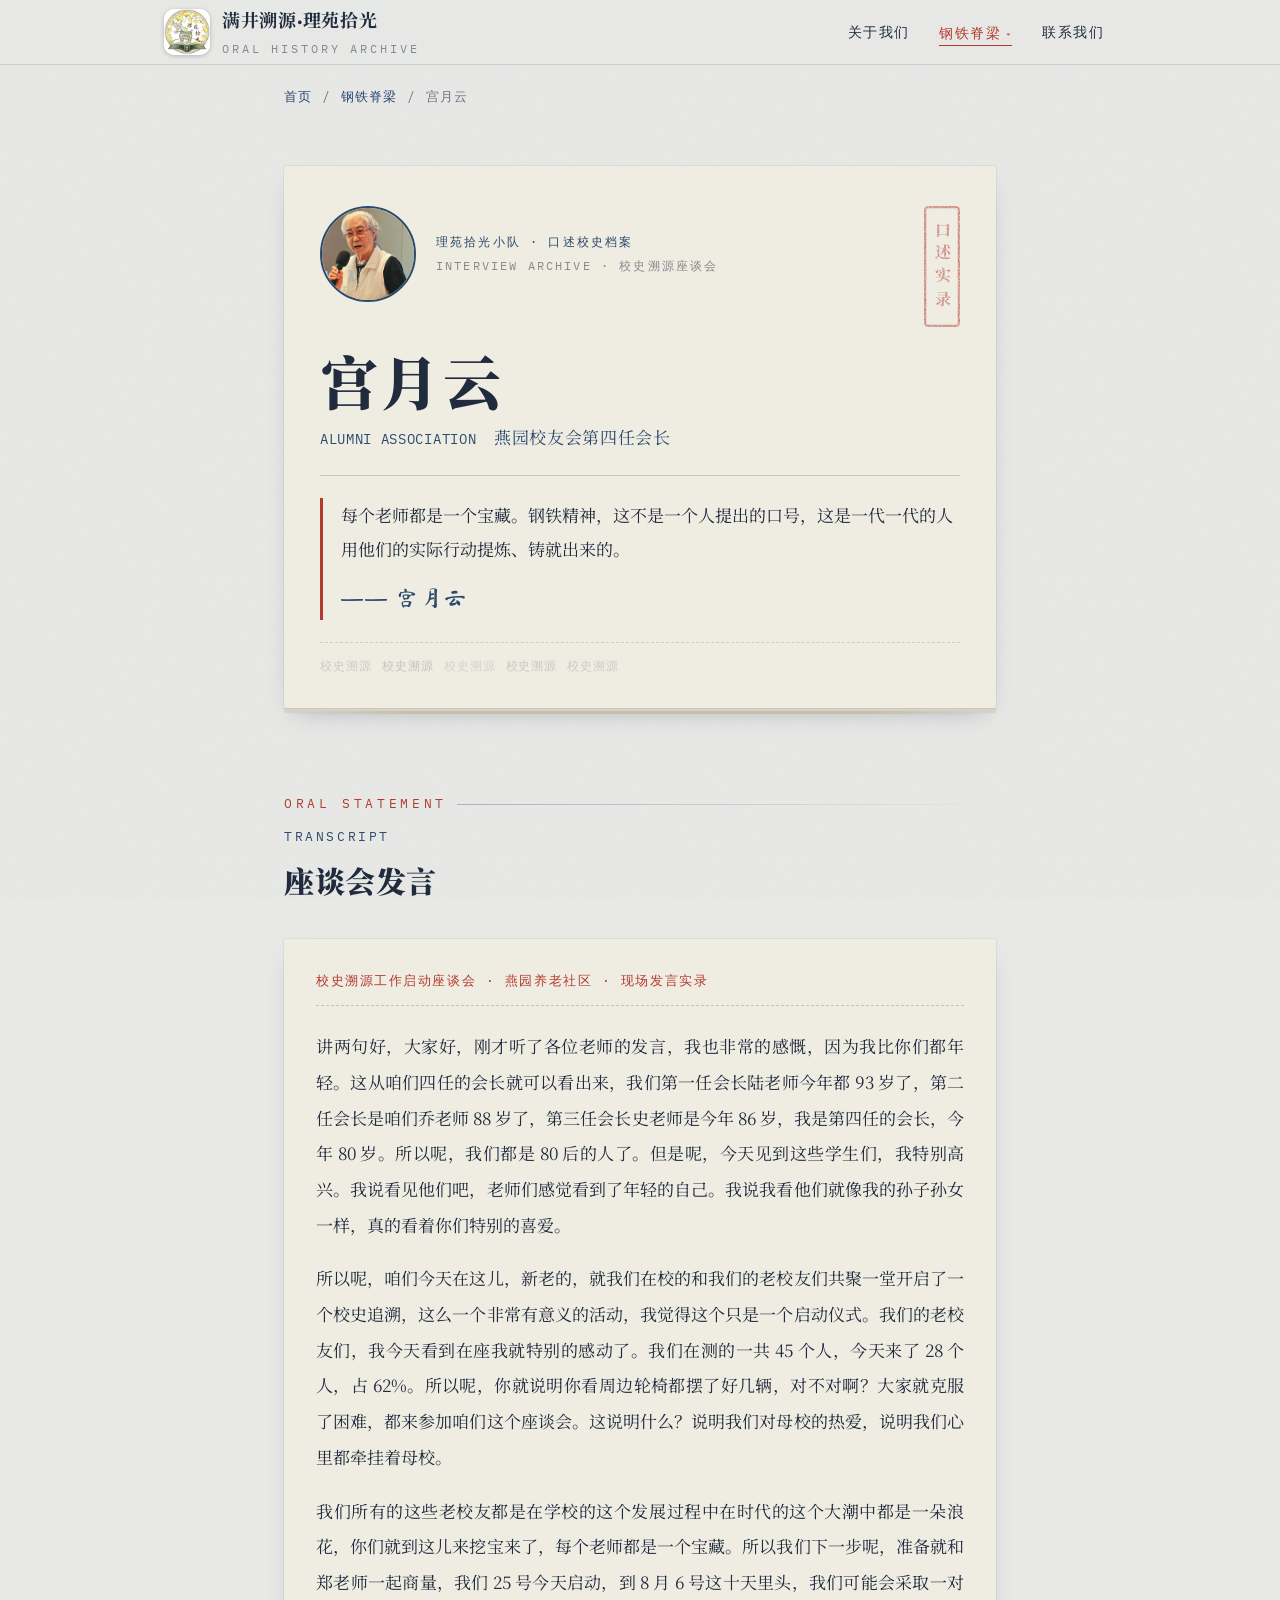
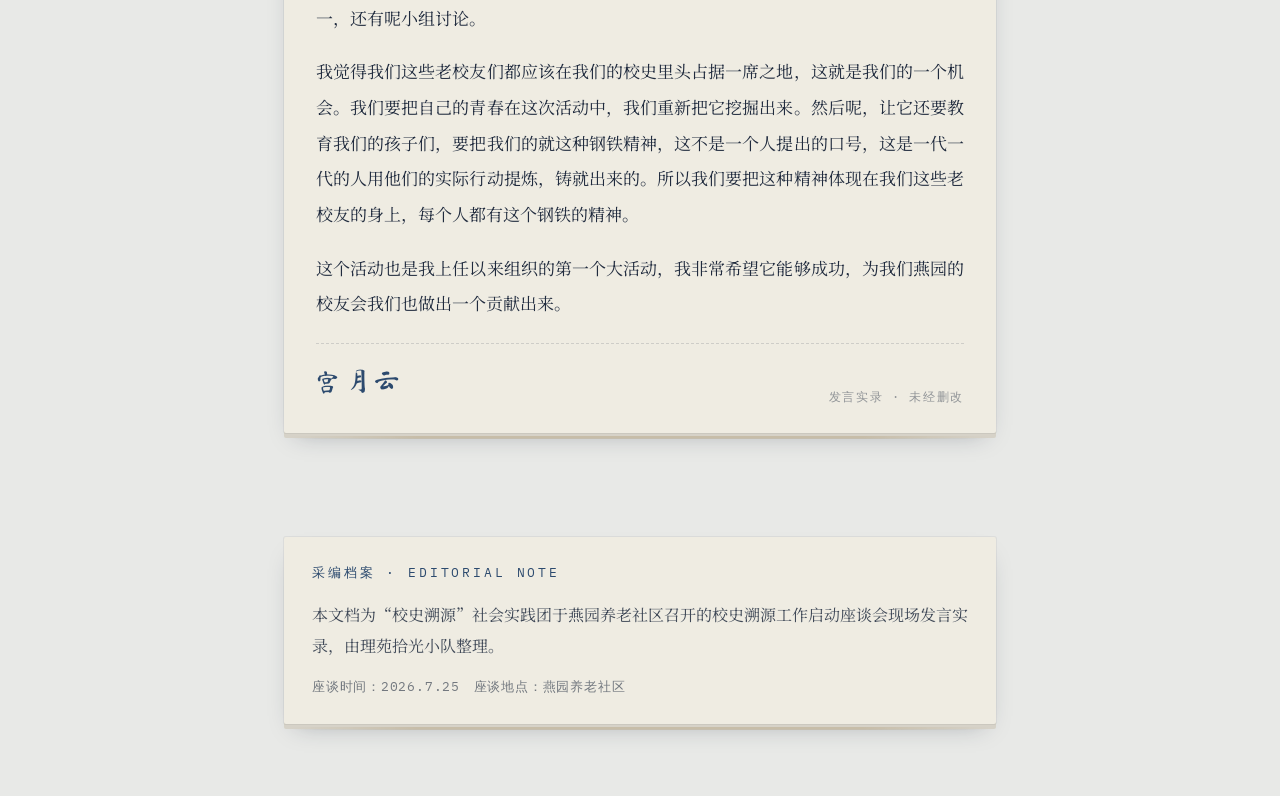
<file: gongyueyun.html>
<!DOCTYPE html>
<html lang="zh-CN">
<head>
<meta charset="UTF-8" />
<meta name="viewport" content="width=device-width, initial-scale=1.0" />
<title>宫月云 · 口述校史档案</title>
<link rel="preconnect" href="https://fonts.googleapis.com" />
<link rel="preconnect" href="https://fonts.gstatic.com" crossorigin />
<link href="https://fonts.googleapis.com/css2?family=Fraunces:opsz,wght@9..144,500;9..144,600;9..144,700&family=IBM+Plex+Mono:wght@400;500&family=Ma+Shan+Zheng&family=Noto+Serif+SC:wght@400;500;600;700;900&display=swap" rel="stylesheet" />
<link rel="stylesheet" href="assets/common.css" />
<style>
  .hero{ padding:56px 0 20px; }
  .hero .card{ padding:40px 36px 30px; }
  .hero__top{ display:flex; justify-content:space-between; align-items:flex-start; gap:16px; }
  .hero__row{ display:flex; align-items:center; gap:20px; }
  .hero__avatar{
    flex:0 0 auto;
    width:96px; height:96px;
    border-radius:50%;
    overflow:hidden;
    border:2px solid var(--blueblack);
    box-shadow:inset 0 0 0 3px var(--cardface);
  }
  .hero__avatar img{ width:100%; height:100%; object-fit:cover; display:block; }
  .hero__meta{
    font-family:var(--font-mono); font-size:12px;
    letter-spacing:.18em; color:var(--blueblack);
    text-transform:uppercase; line-height:2;
  }
  .hero__meta .shelf{ display:block; font-size:12px; color:rgba(32,43,62,.5); }
  .hero__name{
    font-family:var(--font-display); font-weight:900;
    font-size:58px; line-height:1.08; letter-spacing:.06em;
    margin:26px 0 6px;
  }
  .hero__role{
    font-size:17px; color:var(--blueblack); letter-spacing:.04em;
    padding-bottom:22px; border-bottom:1px solid rgba(32,43,62,.2);
  }
  .hero__role .mono{ font-family:var(--font-mono); font-size:14px; }
  .hero__quote{
    margin-top:22px; font-size:17px; line-height:2; color:var(--ink);
    padding-left:18px; border-left:3px solid var(--stamp); font-style:normal;
  }
  .hero__quote .who{
    display:block; margin-top:10px; font-family:var(--font-sign);
    font-size:22px; color:var(--blueblack); letter-spacing:.1em;
  }
  .hero__foot{ margin-top:22px; }

  .crumb{
    padding:20px 0 0; font-family:var(--font-mono); font-size:13px;
    letter-spacing:.1em; color:rgba(32,43,62,.6);
  }
  .crumb a{ color:var(--blueblack); }
  .crumb a:hover{ color:var(--stamp); }

  /* 座谈会发言原话 */
  .speech{ padding:64px 0 8px; }
  .speech .card{ padding:30px 32px 26px; }
  .speech__scene{
    font-family:var(--font-mono); font-size:13px; letter-spacing:.12em;
    color:var(--stamp); text-transform:uppercase;
    padding-bottom:12px; border-bottom:1px dashed rgba(32,43,62,.22);
    margin-bottom:22px;
  }
  .speech__body p{
    font-size:17px; line-height:2.1; margin-bottom:18px; text-align:justify;
    color:var(--ink);
  }
  .speech__body p:last-child{ margin-bottom:0; }
  .speech__body .quote{
    border-left:3px solid var(--stamp); padding-left:14px; font-weight:500;
    color:var(--blueblack);
  }
  .speech__sign{
    display:flex; align-items:flex-end; justify-content:space-between; gap:14px;
    margin-top:22px; padding-top:14px; border-top:1px dashed rgba(32,43,62,.16);
  }
  .speech__sign .name{
    font-family:var(--font-sign); font-size:26px; color:var(--blueblack);
    letter-spacing:.12em; transform:rotate(-2deg); transform-origin:left bottom;
  }
  .speech__sign .role{
    font-family:var(--font-mono); font-size:12px; letter-spacing:.14em;
    color:rgba(32,43,62,.45); text-align:right; line-height:1.7;
  }

  @media (max-width:560px){
    .hero__name{ font-size:44px; }
    .hero__row{ gap:14px; }
    .hero__avatar{ width:72px; height:72px; }
  }
</style>
</head>
<body>

<nav class="nav">
  <div class="nav__inner">
    <a class="nav__brand" href="index.html">
      <span class="badge-logo"><img src="assets/team/badge.jpg" alt="满井溯源·理苑拾光 队徽" /></span>
      <span class="nav__name">满井溯源·理苑拾光<small>Oral History Archive</small></span>
    </a>
    <div class="nav__links">
      <a class="nav__link" href="index.html#about">关于我们</a>
      <div class="nav__dropdown">
        <a class="nav__link is-active" href="index.html#pillars">钢铁脊梁<span class="nav__caret">▾</span></a>
        <div class="nav__menu" role="menu">
          <a class="nav__menu-item" href="qinbenyi.html">秦本一</a>
          <a class="nav__menu-item" href="chenli.html">陈力</a>
          <a class="nav__menu-item" href="wangzhongyi.html">王忠忆</a>
          <a class="nav__menu-item" href="hanjuyuan.html">韩菊元</a>
          <a class="nav__menu-item" href="gaozhengkai.html">高征铠</a>
          <a class="nav__menu-item" href="zhaochengping.html">赵承平</a>
          <a class="nav__menu-item" href="gongmingying.html">龚明英</a>
          <a class="nav__menu-item" href="qiaozhiyu.html">乔芝郁</a>
          <a class="nav__menu-item" href="gongyueyun.html">宫月云</a>
          <a class="nav__menu-item" href="chennanxian.html">陈难先</a>
          <a class="nav__menu-item" href="lifushen.html">李福燊</a>
          <a class="nav__menu-item" href="zuoyonglin.html">左永林</a>
          <a class="nav__menu-item" href="lushouli.html">鹿守理</a>
          <a class="nav__menu-item" href="shixizheng.html">史希正</a>
        </div>
      </div>
      <a class="nav__link" href="index.html#contact">联系我们</a>
    </div>
  </div>
</nav>

<div class="wrap">

  <div class="crumb"><a href="index.html">首页</a> / <a href="index.html#pillars">钢铁脊梁</a> / 宫月云</div>

  <header class="hero">
    <div class="card">
      <div class="hero__top">
        <div class="hero__row">
          <span class="hero__avatar"><img src="assets/team/gongyueyun.jpg" alt="宫月云" /></span>
          <div class="hero__meta">
            理苑拾光小队 · 口述校史档案
            <span class="shelf">INTERVIEW ARCHIVE · 校史溯源座谈会</span>
          </div>
        </div>
        <div class="stamp stamp--lg">口述实录</div>
      </div>

      <h1 class="hero__name">宫月云</h1>
      <p class="hero__role"><span class="mono">ALUMNI ASSOCIATION</span>　燕园校友会第四任会长</p>

      <blockquote class="hero__quote">
        每个老师都是一个宝藏。钢铁精神，这不是一个人提出的口号，这是一代一代的人用他们的实际行动提炼、铸就出来的。
        <span class="who">—— 宫月云</span>
      </blockquote>

      <div class="stamps-row hero__foot">
        <span>校史溯源</span><span>校史溯源</span><span>校史溯源</span><span>校史溯源</span><span>校史溯源</span>
      </div>
    </div>
  </header>

  <section class="speech reveal">
    <div class="section-head">
      <div class="eyebrow">Oral Statement</div>
      <h2><span class="en">TRANSCRIPT</span>座谈会发言</h2>
    </div>
    <div class="card">
      <div class="speech__scene">校史溯源工作启动座谈会 · 燕园养老社区 · 现场发言实录</div>
      <div class="speech__body">
                <p>讲两句好，大家好，刚才听了各位老师的发言，我也非常的感慨，因为我比你们都年轻。这从咱们四任的会长就可以看出来，我们第一任会长陆老师今年都 93 岁了，第二任会长是咱们乔老师 88 岁了，第三任会长史老师是今年 86 岁，我是第四任的会长，今年 80 岁。所以呢，我们都是 80 后的人了。但是呢，今天见到这些学生们，我特别高兴。我说看见他们吧，老师们感觉看到了年轻的自己。我说我看他们就像我的孙子孙女一样，真的看着你们特别的喜爱。</p>
        <p>所以呢，咱们今天在这儿，新老的，就我们在校的和我们的老校友们共聚一堂开启了一个校史追溯，这么一个非常有意义的活动，我觉得这个只是一个启动仪式。我们的老校友们，我今天看到在座我就特别的感动了。我们在测的一共 45 个人，今天来了 28 个人，占 62%。所以呢，你就说明你看周边轮椅都摆了好几辆，对不对啊？大家就克服了困难，都来参加咱们这个座谈会。这说明什么？说明我们对母校的热爱，说明我们心里都牵挂着母校。</p>
        <p>我们所有的这些老校友都是在学校的这个发展过程中在时代的这个大潮中都是一朵浪花，你们就到这儿来挖宝来了，每个老师都是一个宝藏。所以我们下一步呢，准备就和郑老师一起商量，我们 25 号今天启动，到 8 月 6 号这十天里头，我们可能会采取一对一，还有呢小组讨论。</p>
        <p>我觉得我们这些老校友们都应该在我们的校史里头占据一席之地，这就是我们的一个机会。我们要把自己的青春在这次活动中，我们重新把它挖掘出来。然后呢，让它还要教育我们的孩子们，要把我们的就这种钢铁精神，这不是一个人提出的口号，这是一代一代的人用他们的实际行动提炼，铸就出来的。所以我们要把这种精神体现在我们这些老校友的身上，每个人都有这个钢铁的精神。</p>
        <p>这个活动也是我上任以来组织的第一个大活动，我非常希望它能够成功，为我们燕园的校友会我们也做出一个贡献出来。</p>
      </div>
      <div class="speech__sign">
        <span class="name">宫月云</span>
        <span class="role">发言实录 · 未经删改</span>
      </div>
    </div>
  </section>

  <footer class="footer reveal">
    <div class="card">
      <div class="footer__title">采编档案 · EDITORIAL NOTE</div>
      <p>本文档为“校史溯源”社会实践团于燕园养老社区召开的校史溯源工作启动座谈会现场发言实录，由理苑拾光小队整理。</p>
      <div class="crew">座谈时间：2026.7.25　座谈地点：燕园养老社区</div>
    </div>
  </footer>

</div>

<script>
  (function(){
    var reduce = window.matchMedia('(prefers-reduced-motion: reduce)').matches;
    var els = document.querySelectorAll('.reveal');
    if(reduce || !('IntersectionObserver' in window)){
      els.forEach(function(el){ el.classList.add('is-in'); });
      return;
    }
    var io = new IntersectionObserver(function(entries){
      entries.forEach(function(e){
        if(e.isIntersecting){ e.target.classList.add('is-in'); io.unobserve(e.target); }
      });
    }, { threshold:0.12 });
    els.forEach(function(el){ io.observe(el); });
  })();
</script>
</body>
</html>
</file>
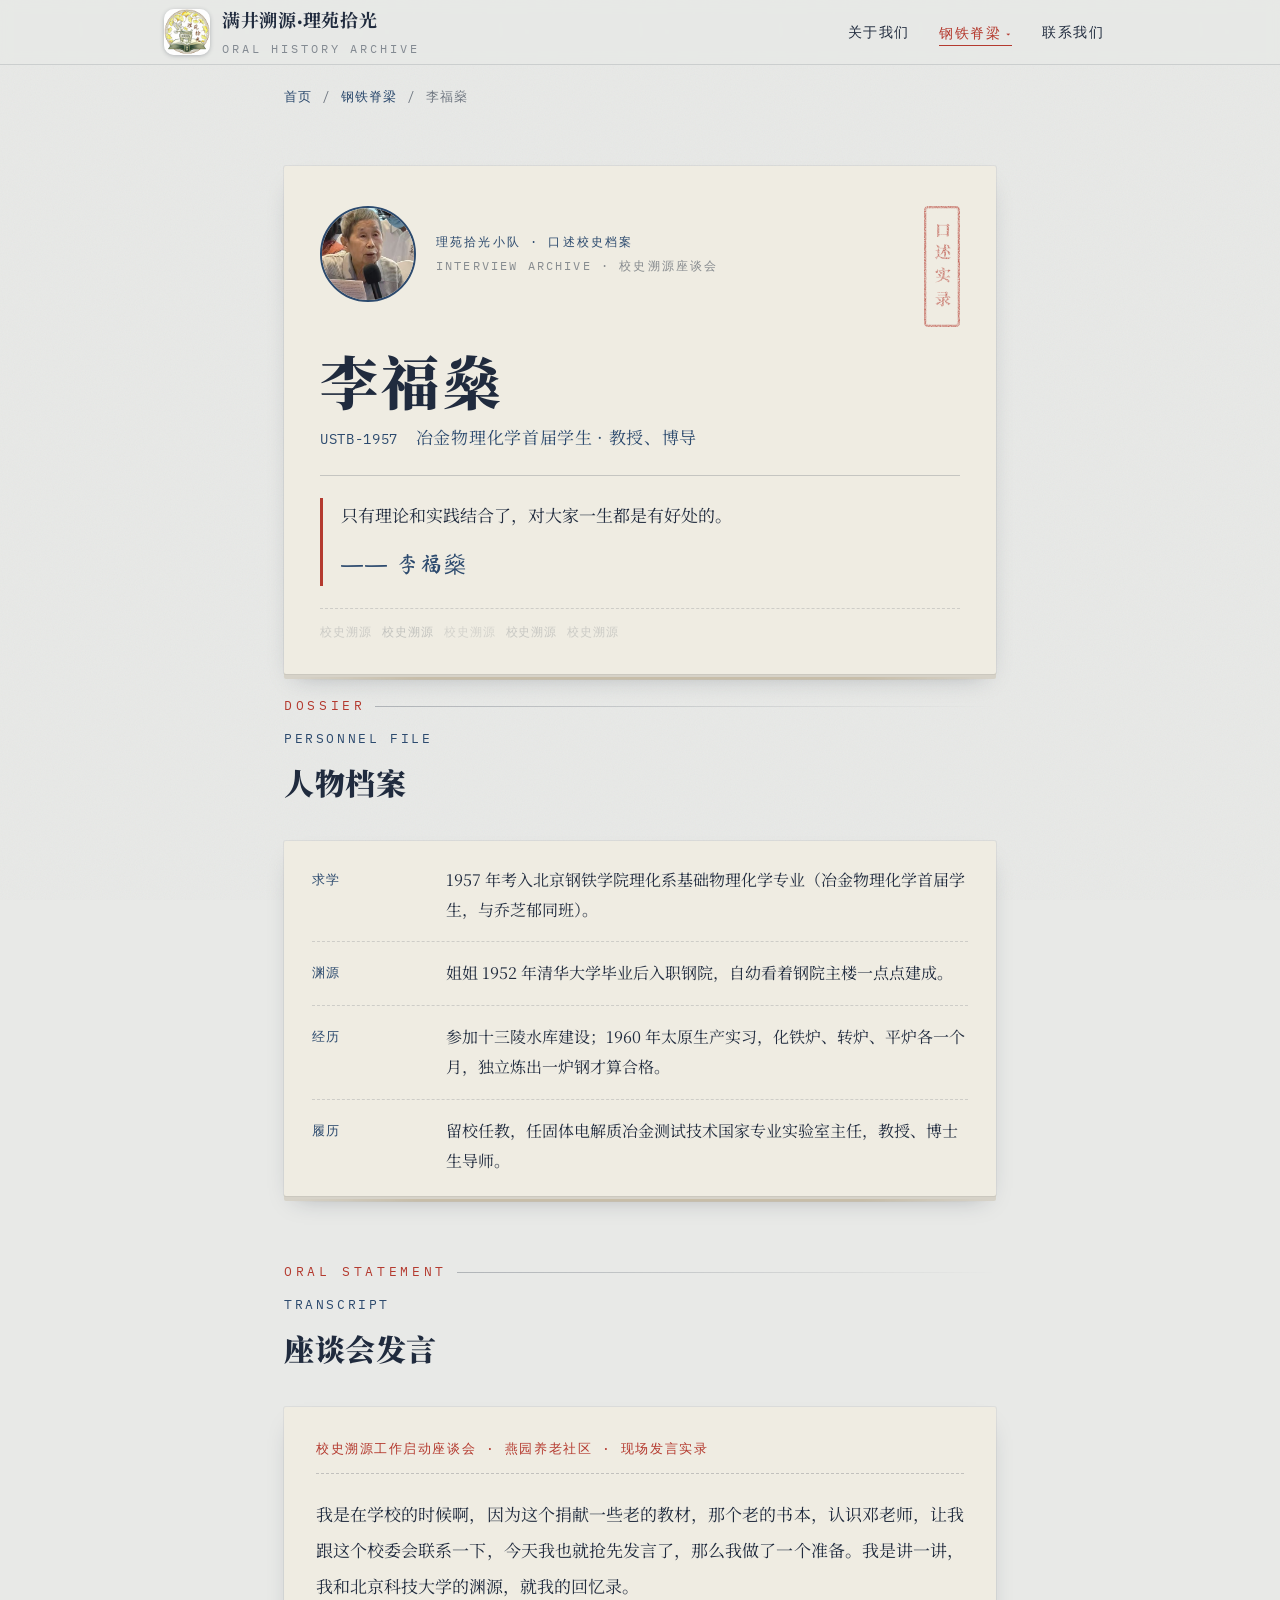
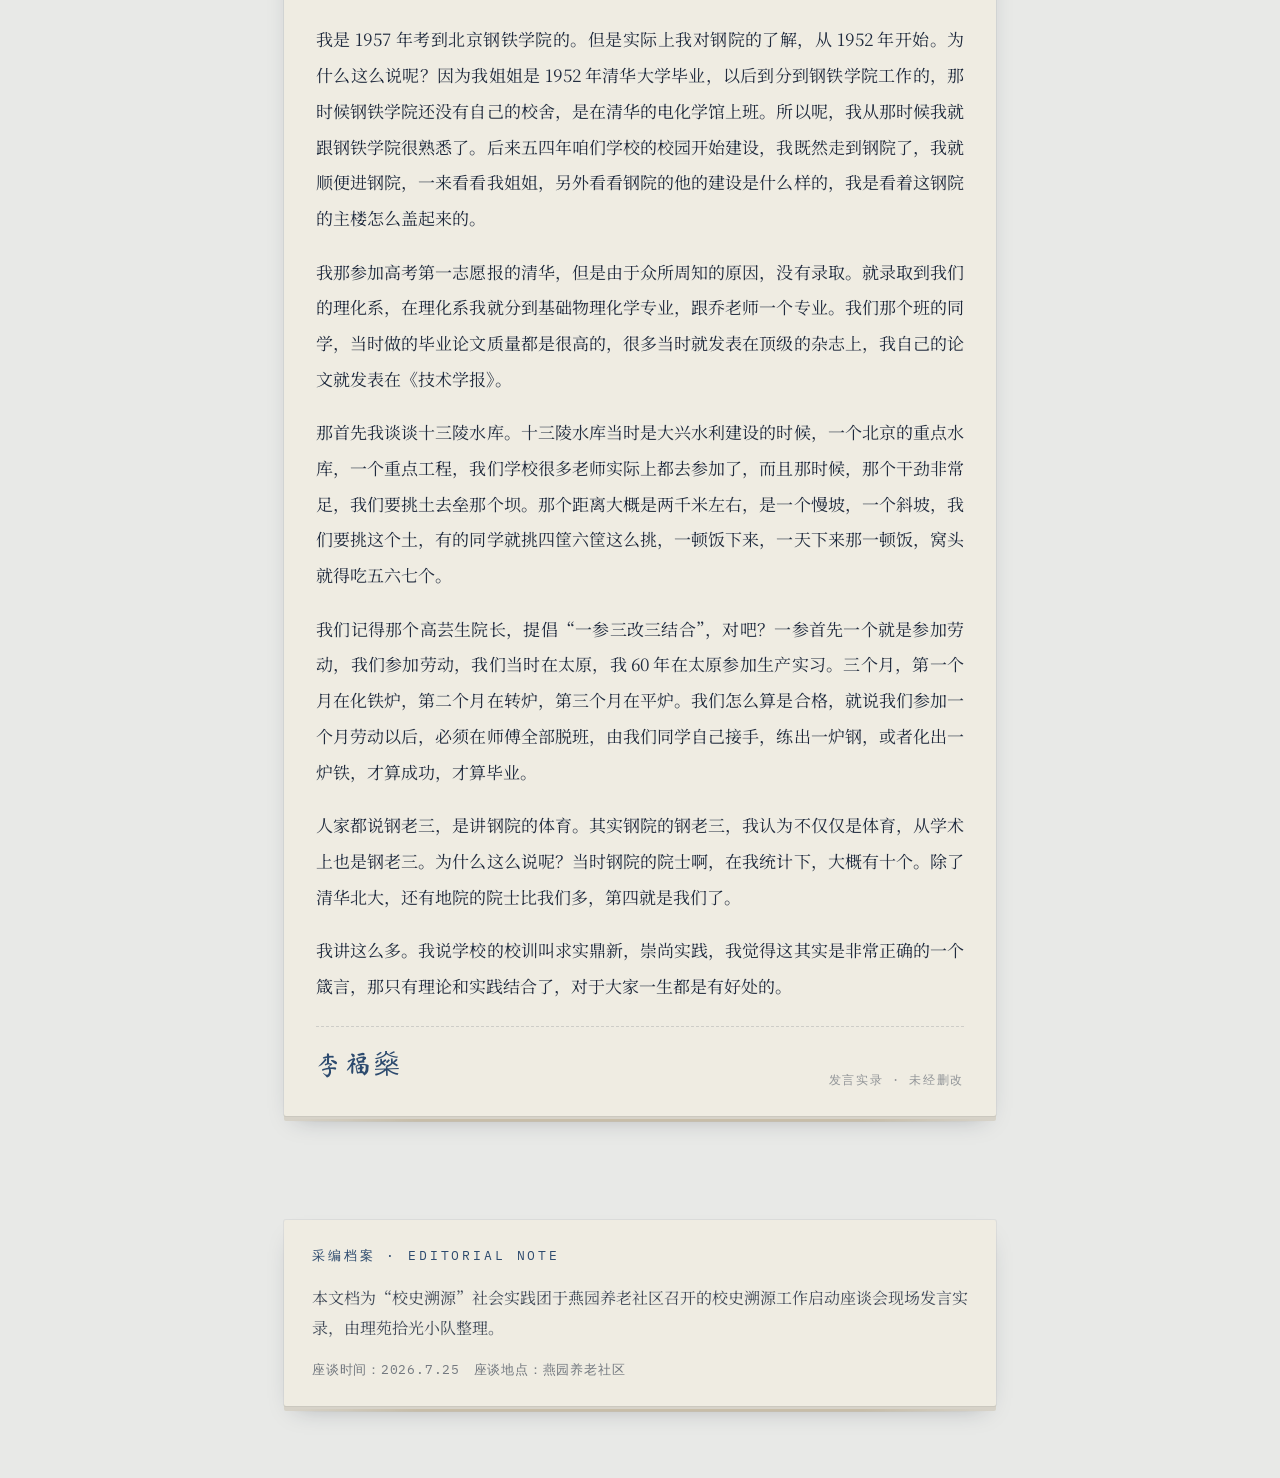
<file: lifushen.html>
<!DOCTYPE html>
<html lang="zh-CN">
<head>
<meta charset="UTF-8" />
<meta name="viewport" content="width=device-width, initial-scale=1.0" />
<title>李福燊 · 口述校史档案</title>
<link rel="preconnect" href="https://fonts.googleapis.com" />
<link rel="preconnect" href="https://fonts.gstatic.com" crossorigin />
<link href="https://fonts.googleapis.com/css2?family=Fraunces:opsz,wght@9..144,500;9..144,600;9..144,700&family=IBM+Plex+Mono:wght@400;500&family=Ma+Shan+Zheng&family=Noto+Serif+SC:wght@400;500;600;700;900&display=swap" rel="stylesheet" />
<link rel="stylesheet" href="assets/common.css" />
<style>
  .hero{ padding:56px 0 20px; }
  .hero .card{ padding:40px 36px 30px; }
  .hero__top{ display:flex; justify-content:space-between; align-items:flex-start; gap:16px; }
  .hero__row{ display:flex; align-items:center; gap:20px; }
  .hero__avatar{
    flex:0 0 auto;
    width:96px; height:96px;
    border-radius:50%;
    overflow:hidden;
    border:2px solid var(--blueblack);
    box-shadow:inset 0 0 0 3px var(--cardface);
  }
  .hero__avatar img{ width:100%; height:100%; object-fit:cover; display:block; }
  .hero__meta{
    font-family:var(--font-mono); font-size:12px;
    letter-spacing:.18em; color:var(--blueblack);
    text-transform:uppercase; line-height:2;
  }
  .hero__meta .shelf{ display:block; font-size:12px; color:rgba(32,43,62,.5); }
  .hero__name{
    font-family:var(--font-display); font-weight:900;
    font-size:58px; line-height:1.08; letter-spacing:.06em;
    margin:26px 0 6px;
  }
  .hero__role{
    font-size:17px; color:var(--blueblack); letter-spacing:.04em;
    padding-bottom:22px; border-bottom:1px solid rgba(32,43,62,.2);
  }
  .hero__role .mono{ font-family:var(--font-mono); font-size:14px; }
  .hero__quote{
    margin-top:22px; font-size:17px; line-height:2; color:var(--ink);
    padding-left:18px; border-left:3px solid var(--stamp); font-style:normal;
  }
  .hero__quote .who{
    display:block; margin-top:10px; font-family:var(--font-sign);
    font-size:22px; color:var(--blueblack); letter-spacing:.1em;
  }
  .hero__foot{ margin-top:22px; }

  .crumb{
    padding:20px 0 0; font-family:var(--font-mono); font-size:13px;
    letter-spacing:.1em; color:rgba(32,43,62,.6);
  }
  .crumb a{ color:var(--blueblack); }
  .crumb a:hover{ color:var(--stamp); }

  /* 座谈会发言原话 */
  .speech{ padding:64px 0 8px; }
  .speech .card{ padding:30px 32px 26px; }
  .speech__scene{
    font-family:var(--font-mono); font-size:13px; letter-spacing:.12em;
    color:var(--stamp); text-transform:uppercase;
    padding-bottom:12px; border-bottom:1px dashed rgba(32,43,62,.22);
    margin-bottom:22px;
  }
  .speech__body p{
    font-size:17px; line-height:2.1; margin-bottom:18px; text-align:justify;
    color:var(--ink);
  }
  .speech__body p:last-child{ margin-bottom:0; }
  .speech__body .quote{
    border-left:3px solid var(--stamp); padding-left:14px; font-weight:500;
    color:var(--blueblack);
  }
  .speech__sign{
    display:flex; align-items:flex-end; justify-content:space-between; gap:14px;
    margin-top:22px; padding-top:14px; border-top:1px dashed rgba(32,43,62,.16);
  }
  .speech__sign .name{
    font-family:var(--font-sign); font-size:26px; color:var(--blueblack);
    letter-spacing:.12em; transform:rotate(-2deg); transform-origin:left bottom;
  }
  .speech__sign .role{
    font-family:var(--font-mono); font-size:12px; letter-spacing:.14em;
    color:rgba(32,43,62,.45); text-align:right; line-height:1.7;
  }

  @media (max-width:560px){
    .hero__name{ font-size:44px; }
    .hero__row{ gap:14px; }
    .hero__avatar{ width:72px; height:72px; }
  }
</style>
</head>
<body>

<nav class="nav">
  <div class="nav__inner">
    <a class="nav__brand" href="index.html">
      <span class="badge-logo"><img src="assets/team/badge.jpg" alt="满井溯源·理苑拾光 队徽" /></span>
      <span class="nav__name">满井溯源·理苑拾光<small>Oral History Archive</small></span>
    </a>
    <div class="nav__links">
      <a class="nav__link" href="index.html#about">关于我们</a>
      <div class="nav__dropdown">
        <a class="nav__link is-active" href="index.html#pillars">钢铁脊梁<span class="nav__caret">▾</span></a>
        <div class="nav__menu" role="menu">
          <a class="nav__menu-item" href="qinbenyi.html">秦本一</a>
          <a class="nav__menu-item" href="chenli.html">陈力</a>
          <a class="nav__menu-item" href="wangzhongyi.html">王忠忆</a>
          <a class="nav__menu-item" href="hanjuyuan.html">韩菊元</a>
          <a class="nav__menu-item" href="gaozhengkai.html">高征铠</a>
          <a class="nav__menu-item" href="zhaochengping.html">赵承平</a>
          <a class="nav__menu-item" href="gongmingying.html">龚明英</a>
          <a class="nav__menu-item" href="qiaozhiyu.html">乔芝郁</a>
          <a class="nav__menu-item" href="gongyueyun.html">宫月云</a>
          <a class="nav__menu-item" href="chennanxian.html">陈难先</a>
          <a class="nav__menu-item" href="lifushen.html">李福燊</a>
          <a class="nav__menu-item" href="zuoyonglin.html">左永林</a>
          <a class="nav__menu-item" href="lushouli.html">鹿守理</a>
          <a class="nav__menu-item" href="shixizheng.html">史希正</a>
        </div>
      </div>
      <a class="nav__link" href="index.html#contact">联系我们</a>
    </div>
  </div>
</nav>

<div class="wrap">

  <div class="crumb"><a href="index.html">首页</a> / <a href="index.html#pillars">钢铁脊梁</a> / 李福燊</div>

  <header class="hero">
    <div class="card">
      <div class="hero__top">
        <div class="hero__row">
          <span class="hero__avatar"><img src="assets/team/lifushen.jpg" alt="李福燊" /></span>
          <div class="hero__meta">
            理苑拾光小队 · 口述校史档案
            <span class="shelf">INTERVIEW ARCHIVE · 校史溯源座谈会</span>
          </div>
        </div>
        <div class="stamp stamp--lg">口述实录</div>
      </div>

      <h1 class="hero__name">李福燊</h1>
      <p class="hero__role"><span class="mono">USTB-1957</span>　冶金物理化学首届学生 · 教授、博导</p>

      <blockquote class="hero__quote">
        只有理论和实践结合了，对大家一生都是有好处的。
        <span class="who">—— 李福燊</span>
      </blockquote>

      <div class="stamps-row hero__foot">
        <span>校史溯源</span><span>校史溯源</span><span>校史溯源</span><span>校史溯源</span><span>校史溯源</span>
      </div>
    </div>
  </header>

  <section class="dossier reveal">
    <div class="section-head">
      <div class="eyebrow">Dossier</div>
      <h2><span class="en">PERSONNEL FILE</span>人物档案</h2>
    </div>
    <div class="card">
            <div class="dossier__row">
        <div class="dossier__label">求学</div>
        <div class="dossier__value">1957 年考入北京钢铁学院理化系基础物理化学专业（冶金物理化学首届学生，与乔芝郁同班）。</div>
      </div>
      <div class="dossier__row">
        <div class="dossier__label">渊源</div>
        <div class="dossier__value">姐姐 1952 年清华大学毕业后入职钢院，自幼看着钢院主楼一点点建成。</div>
      </div>
      <div class="dossier__row">
        <div class="dossier__label">经历</div>
        <div class="dossier__value">参加十三陵水库建设；1960 年太原生产实习，化铁炉、转炉、平炉各一个月，独立炼出一炉钢才算合格。</div>
      </div>
      <div class="dossier__row">
        <div class="dossier__label">履历</div>
        <div class="dossier__value">留校任教，任固体电解质冶金测试技术国家专业实验室主任，教授、博士生导师。</div>
      </div>
    </div>
  </section>

  <section class="speech reveal">
    <div class="section-head">
      <div class="eyebrow">Oral Statement</div>
      <h2><span class="en">TRANSCRIPT</span>座谈会发言</h2>
    </div>
    <div class="card">
      <div class="speech__scene">校史溯源工作启动座谈会 · 燕园养老社区 · 现场发言实录</div>
      <div class="speech__body">
                <p>我是在学校的时候啊，因为这个捐献一些老的教材，那个老的书本，认识邓老师，让我跟这个校委会联系一下，今天我也就抢先发言了，那么我做了一个准备。我是讲一讲，我和北京科技大学的渊源，就我的回忆录。</p>
        <p>我是 1957 年考到北京钢铁学院的。但是实际上我对钢院的了解，从 1952 年开始。为什么这么说呢？因为我姐姐是 1952 年清华大学毕业，以后到分到钢铁学院工作的，那时候钢铁学院还没有自己的校舍，是在清华的电化学馆上班。所以呢，我从那时候我就跟钢铁学院很熟悉了。后来五四年咱们学校的校园开始建设，我既然走到钢院了，我就顺便进钢院，一来看看我姐姐，另外看看钢院的他的建设是什么样的，我是看着这钢院的主楼怎么盖起来的。</p>
        <p>我那参加高考第一志愿报的清华，但是由于众所周知的原因，没有录取。就录取到我们的理化系，在理化系我就分到基础物理化学专业，跟乔老师一个专业。我们那个班的同学，当时做的毕业论文质量都是很高的，很多当时就发表在顶级的杂志上，我自己的论文就发表在《技术学报》。</p>
        <p>那首先我谈谈十三陵水库。十三陵水库当时是大兴水利建设的时候，一个北京的重点水库，一个重点工程，我们学校很多老师实际上都去参加了，而且那时候，那个干劲非常足，我们要挑土去垒那个坝。那个距离大概是两千米左右，是一个慢坡，一个斜坡，我们要挑这个土，有的同学就挑四筐六筐这么挑，一顿饭下来，一天下来那一顿饭，窝头就得吃五六七个。</p>
        <p>我们记得那个高芸生院长，提倡“一参三改三结合”，对吧？一参首先一个就是参加劳动，我们参加劳动，我们当时在太原，我 60 年在太原参加生产实习。三个月，第一个月在化铁炉，第二个月在转炉，第三个月在平炉。我们怎么算是合格，就说我们参加一个月劳动以后，必须在师傅全部脱班，由我们同学自己接手，练出一炉钢，或者化出一炉铁，才算成功，才算毕业。</p>
        <p>人家都说钢老三，是讲钢院的体育。其实钢院的钢老三，我认为不仅仅是体育，从学术上也是钢老三。为什么这么说呢？当时钢院的院士啊，在我统计下，大概有十个。除了清华北大，还有地院的院士比我们多，第四就是我们了。</p>
        <p>我讲这么多。我说学校的校训叫求实鼎新，崇尚实践，我觉得这其实是非常正确的一个箴言，那只有理论和实践结合了，对于大家一生都是有好处的。</p>
      </div>
      <div class="speech__sign">
        <span class="name">李福燊</span>
        <span class="role">发言实录 · 未经删改</span>
      </div>
    </div>
  </section>

  <footer class="footer reveal">
    <div class="card">
      <div class="footer__title">采编档案 · EDITORIAL NOTE</div>
      <p>本文档为“校史溯源”社会实践团于燕园养老社区召开的校史溯源工作启动座谈会现场发言实录，由理苑拾光小队整理。</p>
      <div class="crew">座谈时间：2026.7.25　座谈地点：燕园养老社区</div>
    </div>
  </footer>

</div>

<script>
  (function(){
    var reduce = window.matchMedia('(prefers-reduced-motion: reduce)').matches;
    var els = document.querySelectorAll('.reveal');
    if(reduce || !('IntersectionObserver' in window)){
      els.forEach(function(el){ el.classList.add('is-in'); });
      return;
    }
    var io = new IntersectionObserver(function(entries){
      entries.forEach(function(e){
        if(e.isIntersecting){ e.target.classList.add('is-in'); io.unobserve(e.target); }
      });
    }, { threshold:0.12 });
    els.forEach(function(el){ io.observe(el); });
  })();
</script>
</body>
</html>
</file>
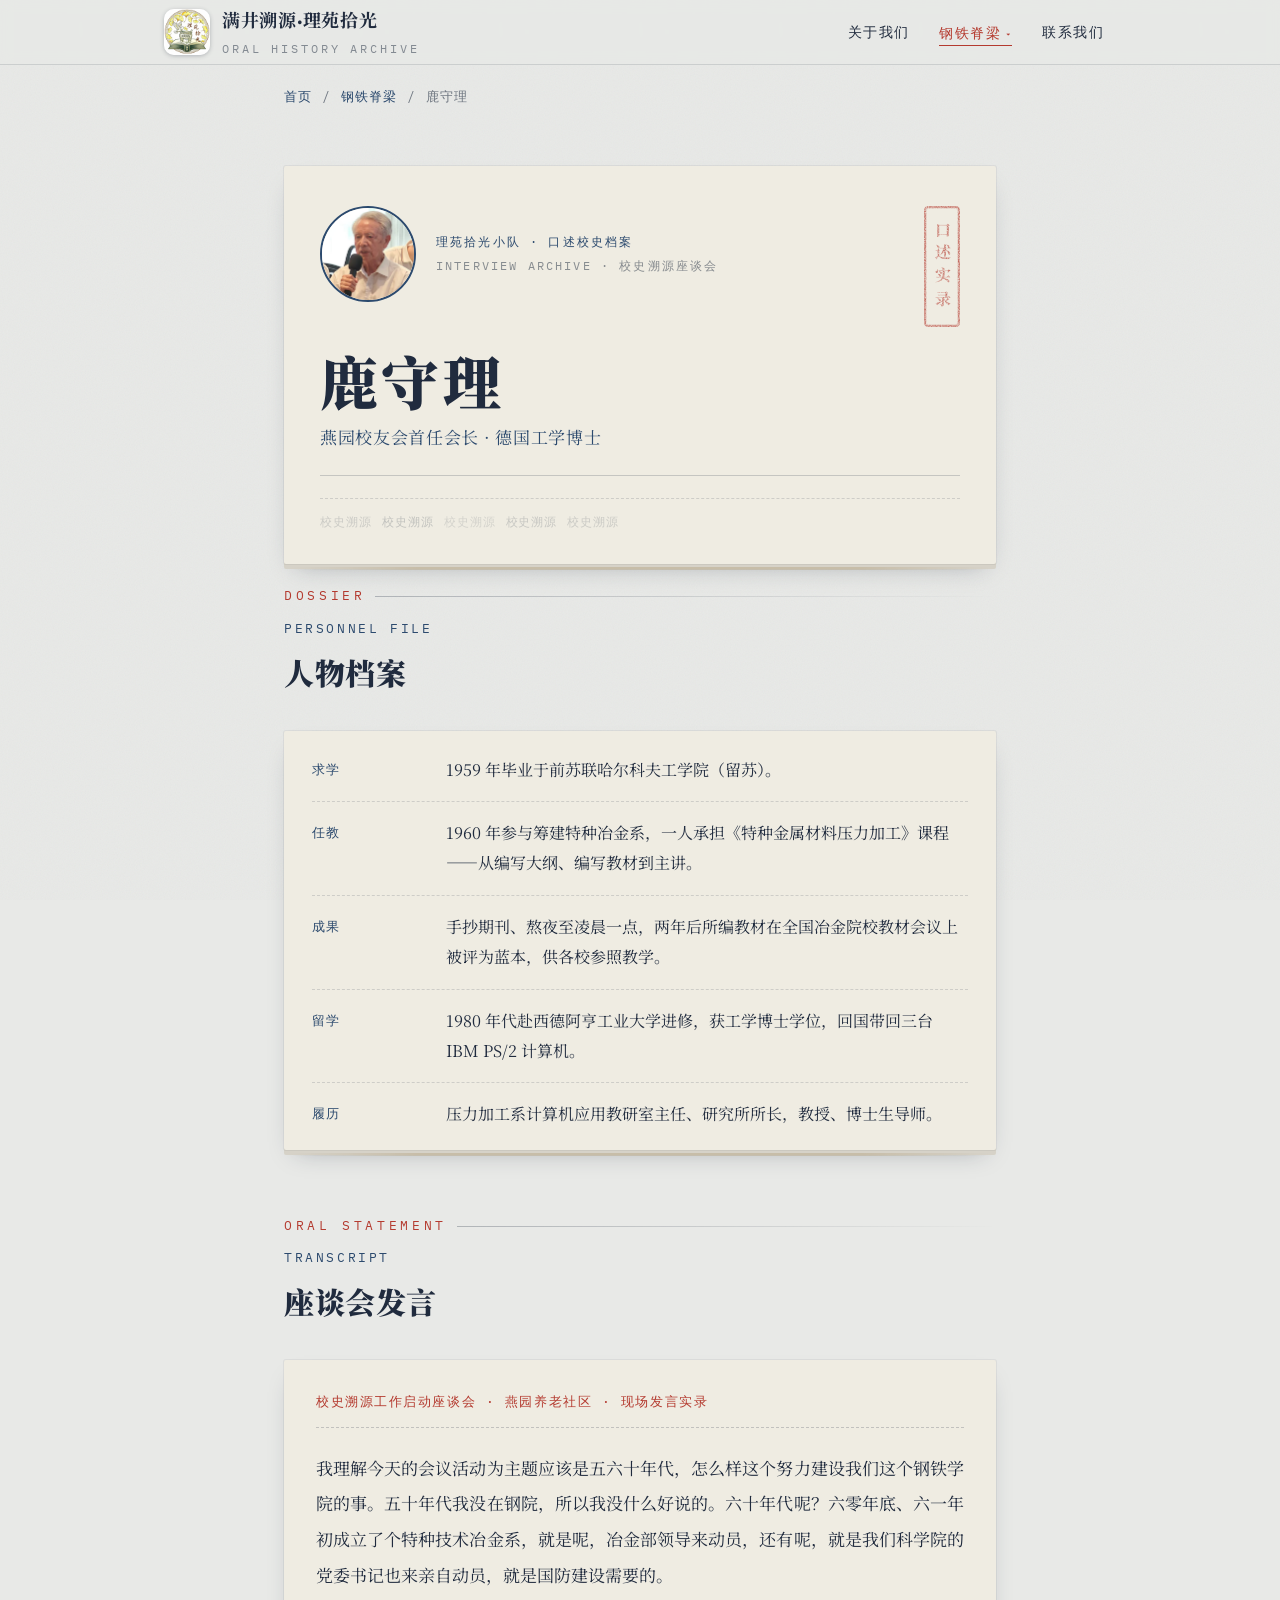
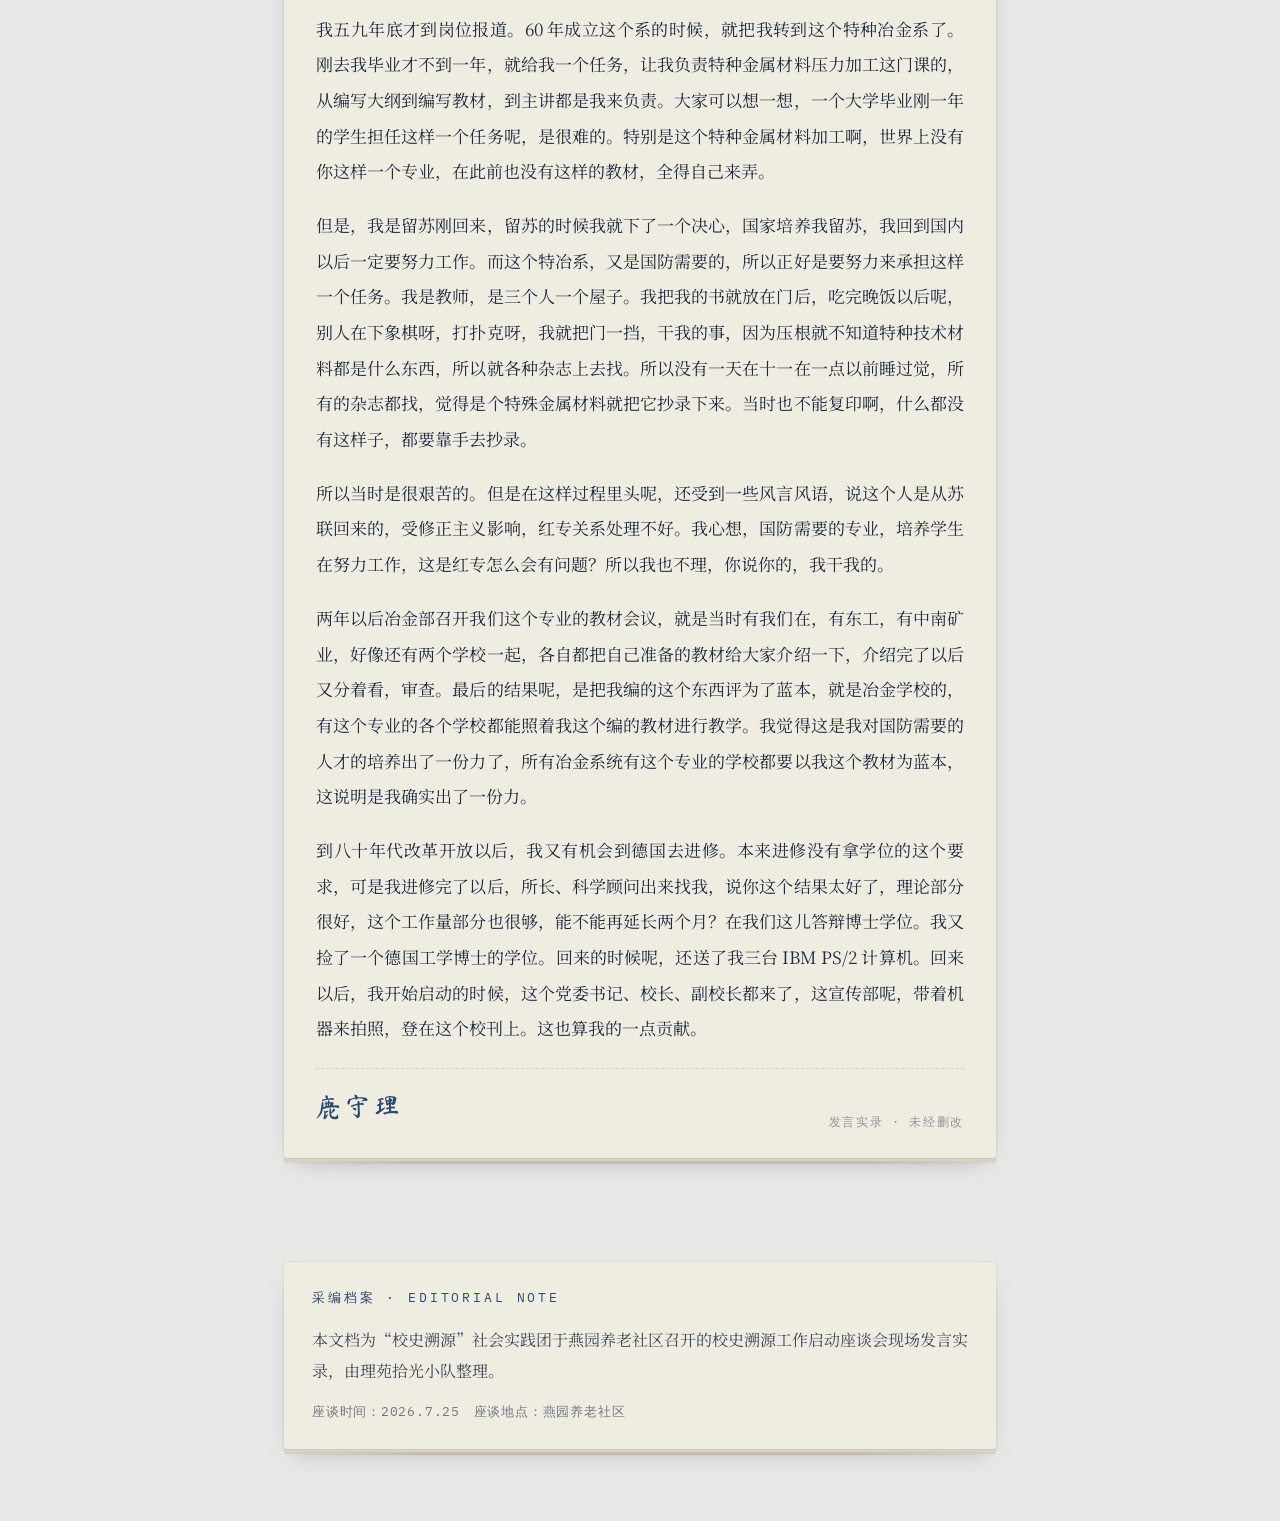
<file: lushouli.html>
<!DOCTYPE html>
<html lang="zh-CN">
<head>
<meta charset="UTF-8" />
<meta name="viewport" content="width=device-width, initial-scale=1.0" />
<title>鹿守理 · 口述校史档案</title>
<link rel="preconnect" href="https://fonts.googleapis.com" />
<link rel="preconnect" href="https://fonts.gstatic.com" crossorigin />
<link href="https://fonts.googleapis.com/css2?family=Fraunces:opsz,wght@9..144,500;9..144,600;9..144,700&family=IBM+Plex+Mono:wght@400;500&family=Ma+Shan+Zheng&family=Noto+Serif+SC:wght@400;500;600;700;900&display=swap" rel="stylesheet" />
<link rel="stylesheet" href="assets/common.css" />
<style>
  .hero{ padding:56px 0 20px; }
  .hero .card{ padding:40px 36px 30px; }
  .hero__top{ display:flex; justify-content:space-between; align-items:flex-start; gap:16px; }
  .hero__row{ display:flex; align-items:center; gap:20px; }
  .hero__avatar{
    flex:0 0 auto;
    width:96px; height:96px;
    border-radius:50%;
    overflow:hidden;
    border:2px solid var(--blueblack);
    box-shadow:inset 0 0 0 3px var(--cardface);
  }
  .hero__avatar img{ width:100%; height:100%; object-fit:cover; display:block; }
  .hero__meta{
    font-family:var(--font-mono); font-size:12px;
    letter-spacing:.18em; color:var(--blueblack);
    text-transform:uppercase; line-height:2;
  }
  .hero__meta .shelf{ display:block; font-size:12px; color:rgba(32,43,62,.5); }
  .hero__name{
    font-family:var(--font-display); font-weight:900;
    font-size:58px; line-height:1.08; letter-spacing:.06em;
    margin:26px 0 6px;
  }
  .hero__role{
    font-size:17px; color:var(--blueblack); letter-spacing:.04em;
    padding-bottom:22px; border-bottom:1px solid rgba(32,43,62,.2);
  }
  .hero__role .mono{ font-family:var(--font-mono); font-size:14px; }
  .hero__quote{
    margin-top:22px; font-size:17px; line-height:2; color:var(--ink);
    padding-left:18px; border-left:3px solid var(--stamp); font-style:normal;
  }
  .hero__quote .who{
    display:block; margin-top:10px; font-family:var(--font-sign);
    font-size:22px; color:var(--blueblack); letter-spacing:.1em;
  }
  .hero__foot{ margin-top:22px; }

  .crumb{
    padding:20px 0 0; font-family:var(--font-mono); font-size:13px;
    letter-spacing:.1em; color:rgba(32,43,62,.6);
  }
  .crumb a{ color:var(--blueblack); }
  .crumb a:hover{ color:var(--stamp); }

  /* 座谈会发言原话 */
  .speech{ padding:64px 0 8px; }
  .speech .card{ padding:30px 32px 26px; }
  .speech__scene{
    font-family:var(--font-mono); font-size:13px; letter-spacing:.12em;
    color:var(--stamp); text-transform:uppercase;
    padding-bottom:12px; border-bottom:1px dashed rgba(32,43,62,.22);
    margin-bottom:22px;
  }
  .speech__body p{
    font-size:17px; line-height:2.1; margin-bottom:18px; text-align:justify;
    color:var(--ink);
  }
  .speech__body p:last-child{ margin-bottom:0; }
  .speech__body .quote{
    border-left:3px solid var(--stamp); padding-left:14px; font-weight:500;
    color:var(--blueblack);
  }
  .speech__sign{
    display:flex; align-items:flex-end; justify-content:space-between; gap:14px;
    margin-top:22px; padding-top:14px; border-top:1px dashed rgba(32,43,62,.16);
  }
  .speech__sign .name{
    font-family:var(--font-sign); font-size:26px; color:var(--blueblack);
    letter-spacing:.12em; transform:rotate(-2deg); transform-origin:left bottom;
  }
  .speech__sign .role{
    font-family:var(--font-mono); font-size:12px; letter-spacing:.14em;
    color:rgba(32,43,62,.45); text-align:right; line-height:1.7;
  }

  @media (max-width:560px){
    .hero__name{ font-size:44px; }
    .hero__row{ gap:14px; }
    .hero__avatar{ width:72px; height:72px; }
  }
</style>
</head>
<body>

<nav class="nav">
  <div class="nav__inner">
    <a class="nav__brand" href="index.html">
      <span class="badge-logo"><img src="assets/team/badge.jpg" alt="满井溯源·理苑拾光 队徽" /></span>
      <span class="nav__name">满井溯源·理苑拾光<small>Oral History Archive</small></span>
    </a>
    <div class="nav__links">
      <a class="nav__link" href="index.html#about">关于我们</a>
      <div class="nav__dropdown">
        <a class="nav__link is-active" href="index.html#pillars">钢铁脊梁<span class="nav__caret">▾</span></a>
        <div class="nav__menu" role="menu">
          <a class="nav__menu-item" href="qinbenyi.html">秦本一</a>
          <a class="nav__menu-item" href="chenli.html">陈力</a>
          <a class="nav__menu-item" href="wangzhongyi.html">王忠忆</a>
          <a class="nav__menu-item" href="hanjuyuan.html">韩菊元</a>
          <a class="nav__menu-item" href="gaozhengkai.html">高征铠</a>
          <a class="nav__menu-item" href="zhaochengping.html">赵承平</a>
          <a class="nav__menu-item" href="gongmingying.html">龚明英</a>
          <a class="nav__menu-item" href="qiaozhiyu.html">乔芝郁</a>
          <a class="nav__menu-item" href="gongyueyun.html">宫月云</a>
          <a class="nav__menu-item" href="chennanxian.html">陈难先</a>
          <a class="nav__menu-item" href="lifushen.html">李福燊</a>
          <a class="nav__menu-item" href="zuoyonglin.html">左永林</a>
          <a class="nav__menu-item" href="lushouli.html">鹿守理</a>
          <a class="nav__menu-item" href="shixizheng.html">史希正</a>
        </div>
      </div>
      <a class="nav__link" href="index.html#contact">联系我们</a>
    </div>
  </div>
</nav>

<div class="wrap">

  <div class="crumb"><a href="index.html">首页</a> / <a href="index.html#pillars">钢铁脊梁</a> / 鹿守理</div>

  <header class="hero">
    <div class="card">
      <div class="hero__top">
        <div class="hero__row">
          <span class="hero__avatar"><img src="assets/team/lushouli.jpg" alt="鹿守理" /></span>
          <div class="hero__meta">
            理苑拾光小队 · 口述校史档案
            <span class="shelf">INTERVIEW ARCHIVE · 校史溯源座谈会</span>
          </div>
        </div>
        <div class="stamp stamp--lg">口述实录</div>
      </div>

      <h1 class="hero__name">鹿守理</h1>
      <p class="hero__role">燕园校友会首任会长 · 德国工学博士</p>

      <div class="stamps-row hero__foot">
        <span>校史溯源</span><span>校史溯源</span><span>校史溯源</span><span>校史溯源</span><span>校史溯源</span>
      </div>
    </div>
  </header>

  <section class="dossier reveal">
    <div class="section-head">
      <div class="eyebrow">Dossier</div>
      <h2><span class="en">PERSONNEL FILE</span>人物档案</h2>
    </div>
    <div class="card">
            <div class="dossier__row">
        <div class="dossier__label">求学</div>
        <div class="dossier__value">1959 年毕业于前苏联哈尔科夫工学院（留苏）。</div>
      </div>
      <div class="dossier__row">
        <div class="dossier__label">任教</div>
        <div class="dossier__value">1960 年参与筹建特种冶金系，一人承担《特种金属材料压力加工》课程——从编写大纲、编写教材到主讲。</div>
      </div>
      <div class="dossier__row">
        <div class="dossier__label">成果</div>
        <div class="dossier__value">手抄期刊、熬夜至凌晨一点，两年后所编教材在全国冶金院校教材会议上被评为蓝本，供各校参照教学。</div>
      </div>
      <div class="dossier__row">
        <div class="dossier__label">留学</div>
        <div class="dossier__value">1980 年代赴西德阿亨工业大学进修，获工学博士学位，回国带回三台 IBM PS/2 计算机。</div>
      </div>
      <div class="dossier__row">
        <div class="dossier__label">履历</div>
        <div class="dossier__value">压力加工系计算机应用教研室主任、研究所所长，教授、博士生导师。</div>
      </div>
    </div>
  </section>

  <section class="speech reveal">
    <div class="section-head">
      <div class="eyebrow">Oral Statement</div>
      <h2><span class="en">TRANSCRIPT</span>座谈会发言</h2>
    </div>
    <div class="card">
      <div class="speech__scene">校史溯源工作启动座谈会 · 燕园养老社区 · 现场发言实录</div>
      <div class="speech__body">
                <p>我理解今天的会议活动为主题应该是五六十年代，怎么样这个努力建设我们这个钢铁学院的事。五十年代我没在钢院，所以我没什么好说的。六十年代呢？六零年底、六一年初成立了个特种技术冶金系，就是呢，冶金部领导来动员，还有呢，就是我们科学院的党委书记也来亲自动员，就是国防建设需要的。</p>
        <p>我五九年底才到岗位报道。60 年成立这个系的时候，就把我转到这个特种冶金系了。刚去我毕业才不到一年，就给我一个任务，让我负责特种金属材料压力加工这门课的，从编写大纲到编写教材，到主讲都是我来负责。大家可以想一想，一个大学毕业刚一年的学生担任这样一个任务呢，是很难的。特别是这个特种金属材料加工啊，世界上没有你这样一个专业，在此前也没有这样的教材，全得自己来弄。</p>
        <p>但是，我是留苏刚回来，留苏的时候我就下了一个决心，国家培养我留苏，我回到国内以后一定要努力工作。而这个特冶系，又是国防需要的，所以正好是要努力来承担这样一个任务。我是教师，是三个人一个屋子。我把我的书就放在门后，吃完晚饭以后呢，别人在下象棋呀，打扑克呀，我就把门一挡，干我的事，因为压根就不知道特种技术材料都是什么东西，所以就各种杂志上去找。所以没有一天在十一在一点以前睡过觉，所有的杂志都找，觉得是个特殊金属材料就把它抄录下来。当时也不能复印啊，什么都没有这样子，都要靠手去抄录。</p>
        <p>所以当时是很艰苦的。但是在这样过程里头呢，还受到一些风言风语，说这个人是从苏联回来的，受修正主义影响，红专关系处理不好。我心想，国防需要的专业，培养学生在努力工作，这是红专怎么会有问题？所以我也不理，你说你的，我干我的。</p>
        <p>两年以后冶金部召开我们这个专业的教材会议，就是当时有我们在，有东工，有中南矿业，好像还有两个学校一起，各自都把自己准备的教材给大家介绍一下，介绍完了以后又分着看，审查。最后的结果呢，是把我编的这个东西评为了蓝本，就是冶金学校的，有这个专业的各个学校都能照着我这个编的教材进行教学。我觉得这是我对国防需要的人才的培养出了一份力了，所有冶金系统有这个专业的学校都要以我这个教材为蓝本，这说明是我确实出了一份力。</p>
        <p>到八十年代改革开放以后，我又有机会到德国去进修。本来进修没有拿学位的这个要求，可是我进修完了以后，所长、科学顾问出来找我，说你这个结果太好了，理论部分很好，这个工作量部分也很够，能不能再延长两个月？在我们这儿答辩博士学位。我又捡了一个德国工学博士的学位。回来的时候呢，还送了我三台 IBM PS/2 计算机。回来以后，我开始启动的时候，这个党委书记、校长、副校长都来了，这宣传部呢，带着机器来拍照，登在这个校刊上。这也算我的一点贡献。</p>
      </div>
      <div class="speech__sign">
        <span class="name">鹿守理</span>
        <span class="role">发言实录 · 未经删改</span>
      </div>
    </div>
  </section>

  <footer class="footer reveal">
    <div class="card">
      <div class="footer__title">采编档案 · EDITORIAL NOTE</div>
      <p>本文档为“校史溯源”社会实践团于燕园养老社区召开的校史溯源工作启动座谈会现场发言实录，由理苑拾光小队整理。</p>
      <div class="crew">座谈时间：2026.7.25　座谈地点：燕园养老社区</div>
    </div>
  </footer>

</div>

<script>
  (function(){
    var reduce = window.matchMedia('(prefers-reduced-motion: reduce)').matches;
    var els = document.querySelectorAll('.reveal');
    if(reduce || !('IntersectionObserver' in window)){
      els.forEach(function(el){ el.classList.add('is-in'); });
      return;
    }
    var io = new IntersectionObserver(function(entries){
      entries.forEach(function(e){
        if(e.isIntersecting){ e.target.classList.add('is-in'); io.unobserve(e.target); }
      });
    }, { threshold:0.12 });
    els.forEach(function(el){ io.observe(el); });
  })();
</script>
</body>
</html>
</file>
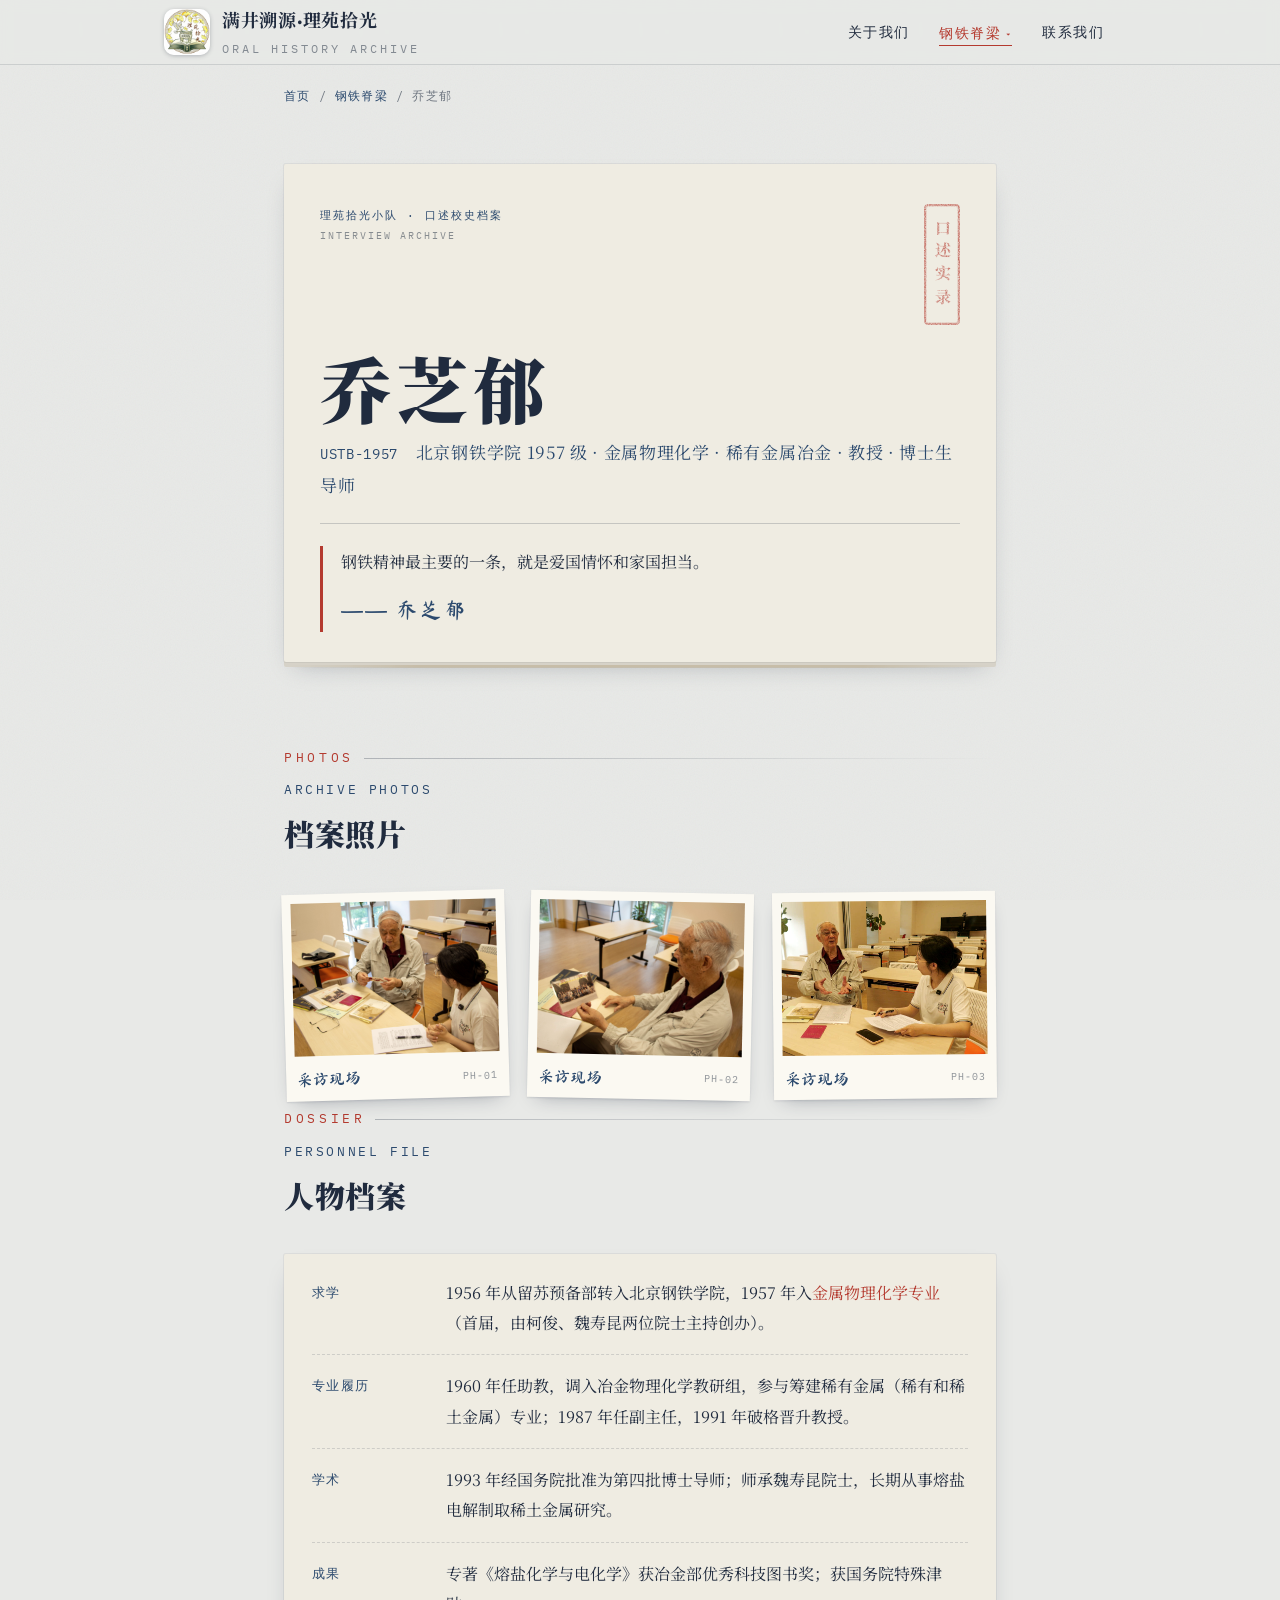
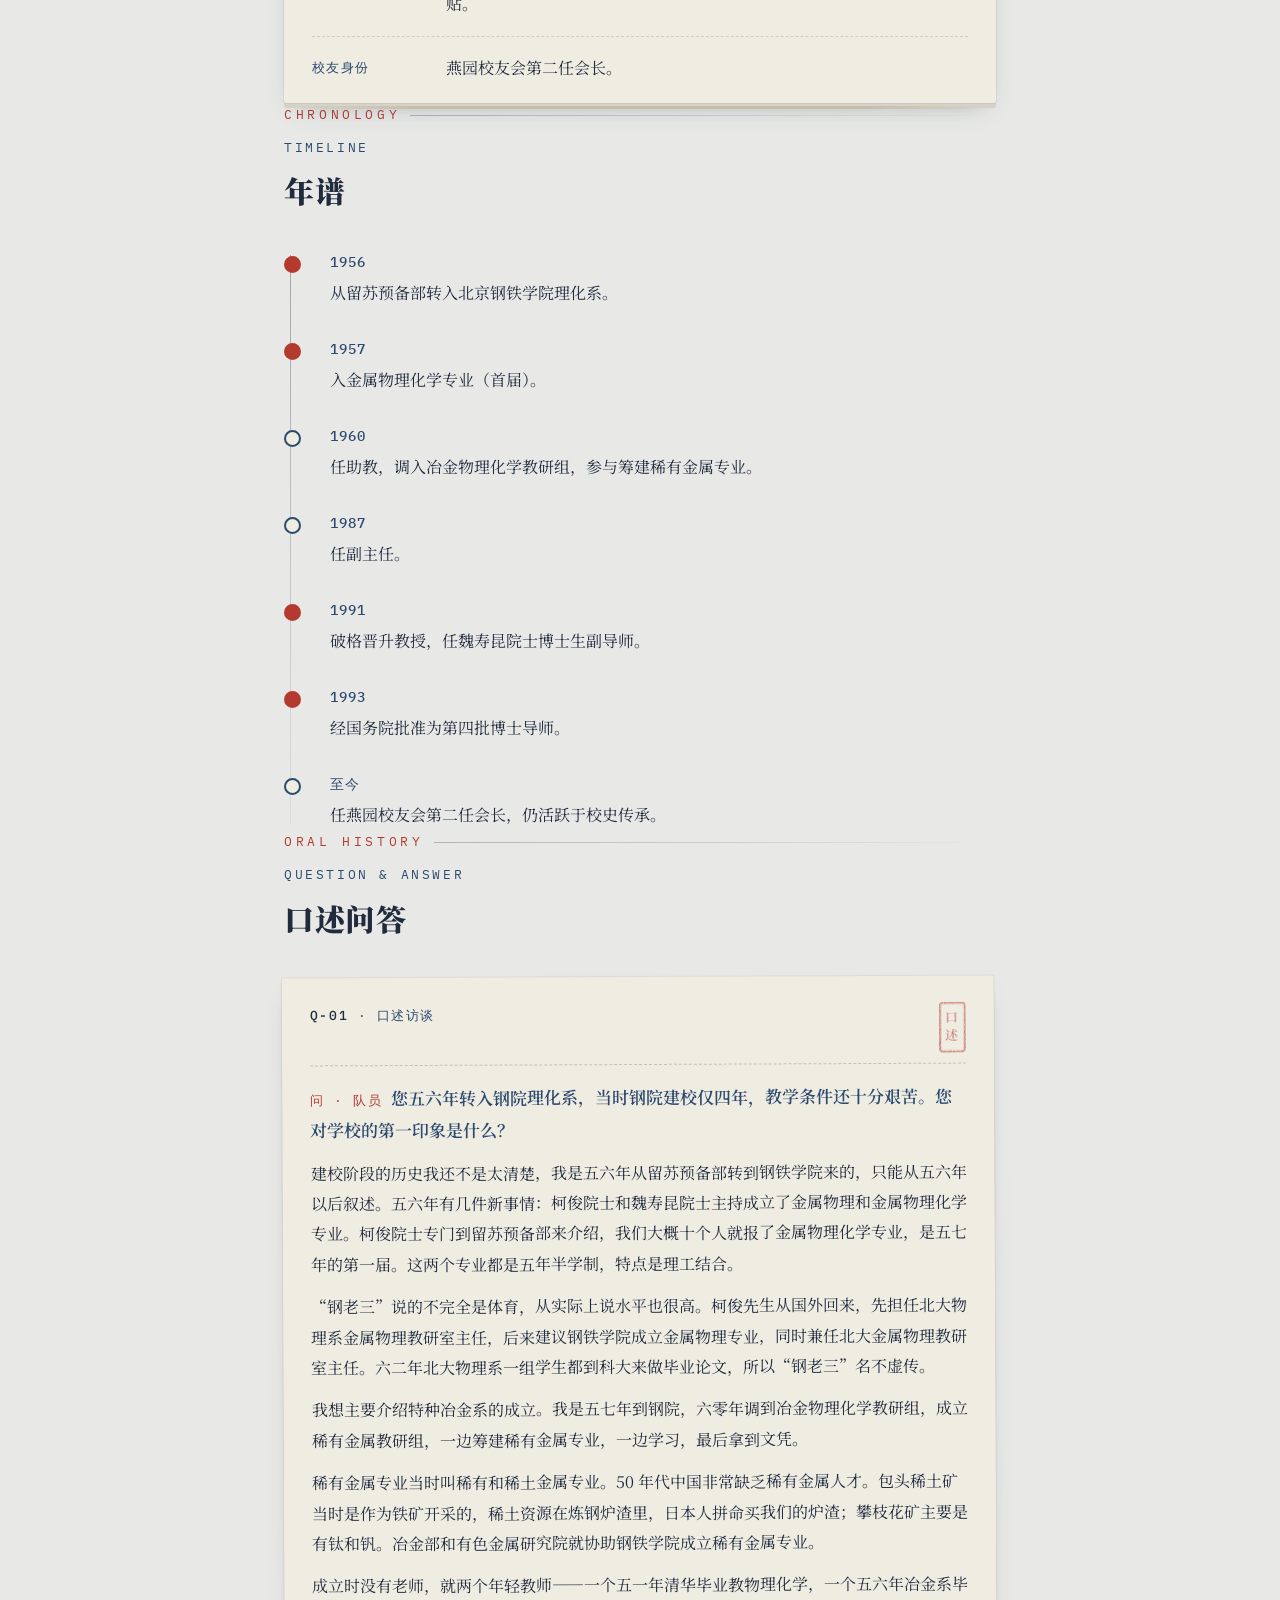
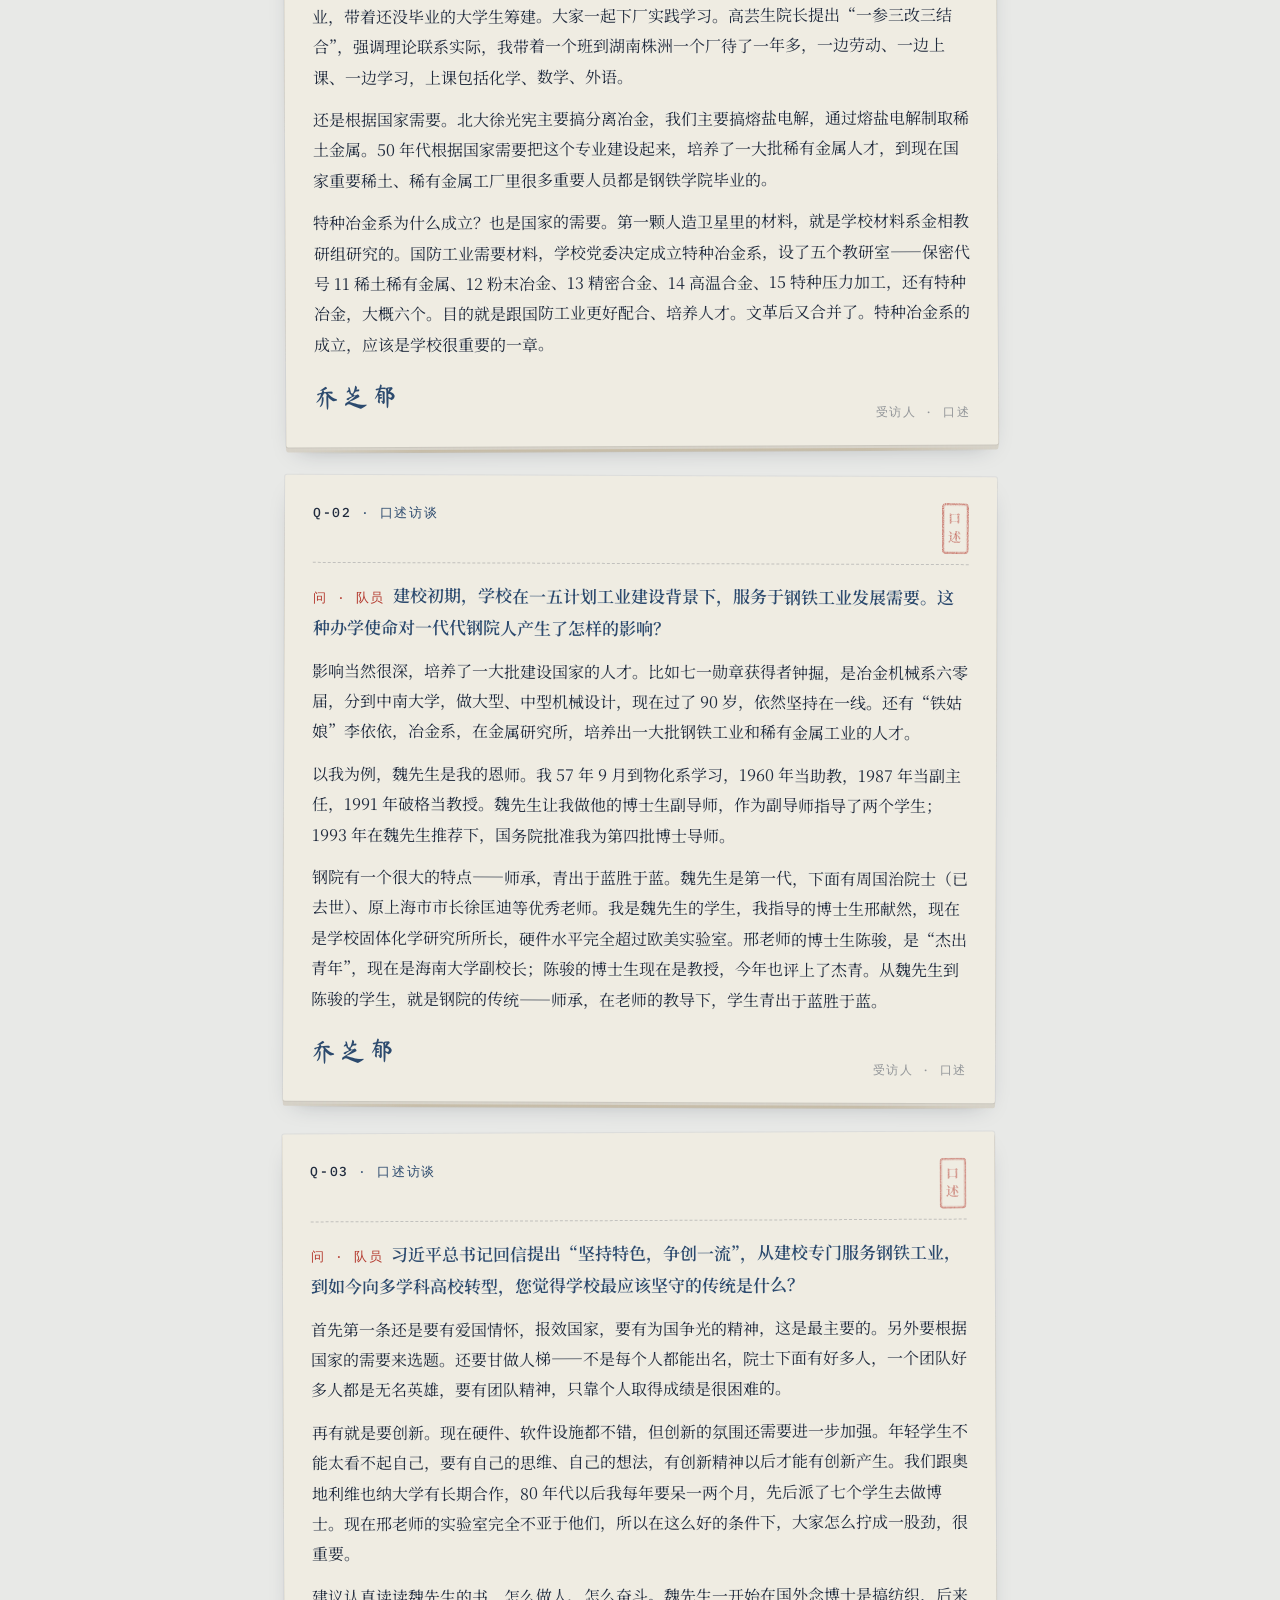
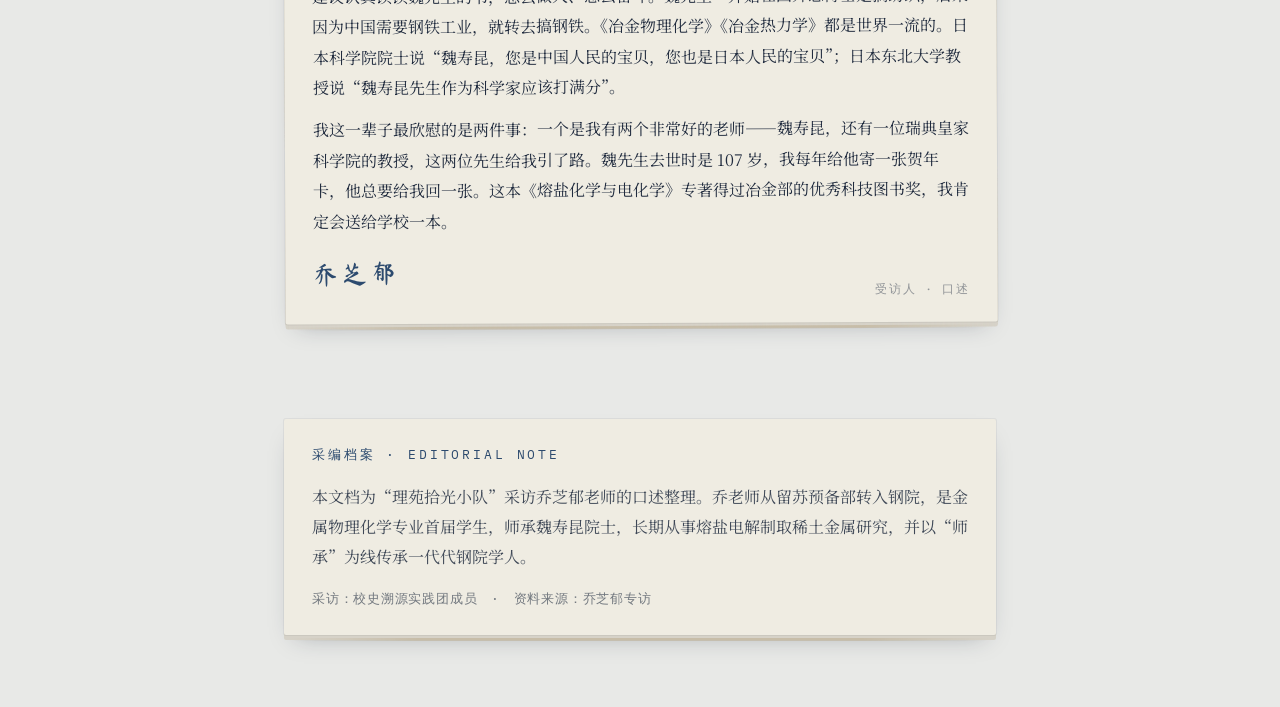
<file: qiaozhiyu.html>
<!DOCTYPE html>
<html lang="zh-CN">
<head>
<meta charset="UTF-8" />
<meta name="viewport" content="width=device-width, initial-scale=1.0" />
<title>乔芝郁 · 口述校史档案</title>
<link rel="preconnect" href="https://fonts.googleapis.com" />
<link rel="preconnect" href="https://fonts.gstatic.com" crossorigin />
<link href="https://fonts.googleapis.com/css2?family=Fraunces:opsz,wght@9..144,500;9..144,600;9..144,700&family=IBM+Plex+Mono:wght@400;500&family=Ma+Shan+Zheng&family=Noto+Serif+SC:wght@400;500;600;700;900&display=swap" rel="stylesheet" />
<link rel="stylesheet" href="assets/common.css" />
<style>
  .hero{ padding:56px 0 20px; }
  .hero .card{ padding:40px 36px 30px; }
  .hero__top{ display:flex; justify-content:space-between; align-items:flex-start; gap:16px; }
  .hero__meta{
    font-family:var(--font-mono);
    font-size:11px;
    letter-spacing:.18em;
    color:var(--blueblack);
    text-transform:uppercase;
    line-height:2;
  }
  .hero__meta .shelf{ display:block; font-size:10px; color:rgba(32,43,62,.5); }
  .hero__name{
    font-family:var(--font-display);
    font-weight:900;
    font-size:72px;
    line-height:1.05;
    letter-spacing:.06em;
    margin:30px 0 6px;
  }
  .hero__role{
    font-size:17px;
    color:var(--blueblack);
    letter-spacing:.04em;
    padding-bottom:22px;
    border-bottom:1px solid rgba(32,43,62,.2);
  }
  .hero__role .mono{ font-family:var(--font-mono); font-size:14px; }
  .hero__quote{
    margin-top:22px;
    font-size:16px;
    line-height:2;
    color:var(--ink);
    padding-left:18px;
    border-left:3px solid var(--stamp);
    font-style:normal;
  }
  .hero__quote .who{
    display:block;
    margin-top:10px;
    font-family:var(--font-sign);
    font-size:22px;
    color:var(--blueblack);
    letter-spacing:.1em;
  }

  .crumb{
    padding:20px 0 0;
    font-family:var(--font-mono);
    font-size:12px;
    letter-spacing:.1em;
    color:rgba(32,43,62,.6);
  }
  .crumb a{ color:var(--blueblack); }
  .crumb a:hover{ color:var(--stamp); }

  .photos{ padding:64px 0 8px; }
  .photos__grid{ display:grid; grid-template-columns:repeat(3,1fr); gap:22px; }
  .photo{
    background:#FBF9F2;
    padding:9px 9px 0;
    box-shadow:0 1px 2px rgba(32,43,62,.12), 0 8px 20px -10px rgba(32,43,62,.4);
  }
  .photo:nth-child(1){ transform:rotate(-1.6deg); }
  .photo:nth-child(2){ transform:rotate(1.2deg); }
  .photo:nth-child(3){ transform:rotate(-.6deg); }
  .photo img{ display:block; width:100%; height:auto; filter:sepia(.1) contrast(1.02) saturate(.94); }
  .photo figcaption{
    display:flex; align-items:center; justify-content:space-between; gap:8px;
    padding:8px 2px 6px;
  }
  .photo figcaption .cap{ font-family:var(--font-sign); font-size:16px; color:var(--blueblack); }
  .photo figcaption .no{ font-family:var(--font-mono); font-size:10px; letter-spacing:.1em; color:rgba(32,43,62,.5); }

  @media (max-width:640px){
    .hero__name{ font-size:54px; }
  }
</style>
</head>
<body>

<nav class="nav">
  <div class="nav__inner">
    <a class="nav__brand" href="index.html">
      <span class="badge-logo"><img src="assets/team/badge.jpg" alt="满井溯源·理苑拾光 队徽" /></span>
      <span class="nav__name">满井溯源·理苑拾光<small>Oral History Archive</small></span>
    </a>
    <div class="nav__links">
      <a class="nav__link" href="index.html#about">关于我们</a>
      <div class="nav__dropdown">
        <a class="nav__link is-active" href="index.html#pillars">钢铁脊梁<span class="nav__caret">▾</span></a>
        <div class="nav__menu" role="menu">
          <a class="nav__menu-item" href="qinbenyi.html">秦本一</a>
          <a class="nav__menu-item" href="chenli.html">陈力</a>
          <a class="nav__menu-item" href="wangzhongyi.html">王忠忆</a>
          <a class="nav__menu-item" href="hanjuyuan.html">韩菊元</a>
          <a class="nav__menu-item" href="gaozhengkai.html">高征铠</a>
          <a class="nav__menu-item" href="zhaochengping.html">赵承平</a>
          <a class="nav__menu-item" href="gongmingying.html">龚明英</a>
          <a class="nav__menu-item" href="qiaozhiyu.html">乔芝郁</a>
          <a class="nav__menu-item" href="gongyueyun.html">宫月云</a>
          <a class="nav__menu-item" href="chennanxian.html">陈难先</a>
          <a class="nav__menu-item" href="lifushen.html">李福燊</a>
          <a class="nav__menu-item" href="zuoyonglin.html">左永林</a>
          <a class="nav__menu-item" href="lushouli.html">鹿守理</a>
          <a class="nav__menu-item" href="shixizheng.html">史希正</a>
        </div>
      </div>
      <a class="nav__link" href="index.html#contact">联系我们</a>
    </div>
  </div>
</nav>

<div class="wrap">

  <div class="crumb"><a href="index.html">首页</a> / <a href="index.html#pillars">钢铁脊梁</a> / 乔芝郁</div>

  <header class="hero">
    <div class="card">
      <div class="hero__top">
        <div class="hero__meta">
          理苑拾光小队 · 口述校史档案
          <span class="shelf">INTERVIEW ARCHIVE</span>
        </div>
        <div class="stamp stamp--lg">口述实录</div>
      </div>
      <h1 class="hero__name">乔芝郁</h1>
      <p class="hero__role">
        <span class="mono">USTB-1957</span>　北京钢铁学院 1957 级 · 金属物理化学 · 稀有金属冶金 · 教授 · 博士生导师
      </p>
      <blockquote class="hero__quote">
        钢铁精神最主要的一条，就是爱国情怀和家国担当。
        <span class="who">—— 乔芝郁</span>
      </blockquote>
    </div>
  </header>

   <section class="photos reveal">
    <div class="section-head">
      <div class="eyebrow">Photos</div>
      <h2><span class="en">ARCHIVE PHOTOS</span>档案照片</h2>
    </div>
    <div class="photos__grid">
      <figure class="photo">
        <img src="assets/photos/qiaozhiyu-1.jpg" alt="采访乔芝郁教授 · 现场之一" loading="lazy" />
        <figcaption><span class="cap">采访现场</span><span class="no">PH-01</span></figcaption>
      </figure>
      <figure class="photo">
        <img src="assets/photos/qiaozhiyu-2.jpg" alt="采访乔芝郁教授 · 现场之二" loading="lazy" />
        <figcaption><span class="cap">采访现场</span><span class="no">PH-02</span></figcaption>
      </figure>
      <figure class="photo">
        <img src="assets/photos/qiaozhiyu-3.jpg" alt="采访乔芝郁教授 · 现场之三" loading="lazy" />
        <figcaption><span class="cap">采访现场</span><span class="no">PH-03</span></figcaption>
      </figure>
    </div>
  </section>

  <section class="dossier reveal">
    <div class="section-head">
      <div class="eyebrow">Dossier</div>
      <h2><span class="en">PERSONNEL FILE</span>人物档案</h2>
    </div>
    <div class="card">
      <div class="dossier__row">
        <div class="dossier__label">求学</div>
        <div class="dossier__value">1956 年从留苏预备部转入北京钢铁学院，1957 年入<em>金属物理化学专业</em>（首届，由柯俊、魏寿昆两位院士主持创办）。</div>
      </div>
      <div class="dossier__row">
        <div class="dossier__label">专业履历</div>
        <div class="dossier__value">1960 年任助教，调入冶金物理化学教研组，参与筹建稀有金属（稀有和稀土金属）专业；1987 年任副主任，1991 年破格晋升教授。</div>
      </div>
      <div class="dossier__row">
        <div class="dossier__label">学术</div>
        <div class="dossier__value">1993 年经国务院批准为第四批博士导师；师承魏寿昆院士，长期从事熔盐电解制取稀土金属研究。</div>
      </div>
      <div class="dossier__row">
        <div class="dossier__label">成果</div>
        <div class="dossier__value">专著《熔盐化学与电化学》获冶金部优秀科技图书奖；获国务院特殊津贴。</div>
      </div>
      <div class="dossier__row">
        <div class="dossier__label">校友身份</div>
        <div class="dossier__value">燕园校友会第二任会长。</div>
      </div>
    </div>
  </section>

  <section class="timeline reveal">
    <div class="section-head">
      <div class="eyebrow">Chronology</div>
      <h2><span class="en">TIMELINE</span>年谱</h2>
    </div>
    <ul class="timeline__list">
      <li class="timeline__item is-key">
        <div class="timeline__year">1956</div>
        <div class="timeline__text">从留苏预备部转入北京钢铁学院理化系。</div>
      </li>
      <li class="timeline__item is-key">
        <div class="timeline__year">1957</div>
        <div class="timeline__text">入金属物理化学专业（首届）。</div>
      </li>
      <li class="timeline__item">
        <div class="timeline__year">1960</div>
        <div class="timeline__text">任助教，调入冶金物理化学教研组，参与筹建稀有金属专业。</div>
      </li>
      <li class="timeline__item">
        <div class="timeline__year">1987</div>
        <div class="timeline__text">任副主任。</div>
      </li>
      <li class="timeline__item is-key">
        <div class="timeline__year">1991</div>
        <div class="timeline__text">破格晋升教授，任魏寿昆院士博士生副导师。</div>
      </li>
      <li class="timeline__item is-key">
        <div class="timeline__year">1993</div>
        <div class="timeline__text">经国务院批准为第四批博士导师。</div>
      </li>
      <li class="timeline__item">
        <div class="timeline__year">至今</div>
        <div class="timeline__text">任燕园校友会第二任会长，仍活跃于校史传承。</div>
      </li>
    </ul>
  </section>

  <section class="qa reveal">
    <div class="section-head">
      <div class="eyebrow">Oral History</div>
      <h2><span class="en">QUESTION &amp; ANSWER</span>口述问答</h2>
    </div>

    <div class="qa__list">

      <article class="card">
        <div class="card__head">
          <div class="card__code"><b>Q-01</b> · 口述访谈</div>
          <div class="stamp stamp--sm">口述</div>
        </div>
        <h3 class="card__q"><span class="asker">问 · 队员</span>您五六年转入钢院理化系，当时钢院建校仅四年，教学条件还十分艰苦。您对学校的第一印象是什么？</h3>
        <div class="card__a">
          <p>建校阶段的历史我还不是太清楚，我是五六年从留苏预备部转到钢铁学院来的，只能从五六年以后叙述。五六年有几件新事情：柯俊院士和魏寿昆院士主持成立了金属物理和金属物理化学专业。柯俊院士专门到留苏预备部来介绍，我们大概十个人就报了金属物理化学专业，是五七年的第一届。这两个专业都是五年半学制，特点是理工结合。</p>
          <p>“钢老三”说的不完全是体育，从实际上说水平也很高。柯俊先生从国外回来，先担任北大物理系金属物理教研室主任，后来建议钢铁学院成立金属物理专业，同时兼任北大金属物理教研室主任。六二年北大物理系一组学生都到科大来做毕业论文，所以“钢老三”名不虚传。</p>
          <p>我想主要介绍特种冶金系的成立。我是五七年到钢院，六零年调到冶金物理化学教研组，成立稀有金属教研组，一边筹建稀有金属专业，一边学习，最后拿到文凭。</p>
          <p>稀有金属专业当时叫稀有和稀土金属专业。50 年代中国非常缺乏稀有金属人才。包头稀土矿当时是作为铁矿开采的，稀土资源在炼钢炉渣里，日本人拼命买我们的炉渣；攀枝花矿主要是有钛和钒。冶金部和有色金属研究院就协助钢铁学院成立稀有金属专业。</p>
          <p>成立时没有老师，就两个年轻教师——一个五一年清华毕业教物理化学，一个五六年冶金系毕业，带着还没毕业的大学生筹建。大家一起下厂实践学习。高芸生院长提出“一参三改三结合”，强调理论联系实际，我带着一个班到湖南株洲一个厂待了一年多，一边劳动、一边上课、一边学习，上课包括化学、数学、外语。</p>
          <p>还是根据国家需要。北大徐光宪主要搞分离冶金，我们主要搞熔盐电解，通过熔盐电解制取稀土金属。50 年代根据国家需要把这个专业建设起来，培养了一大批稀有金属人才，到现在国家重要稀土、稀有金属工厂里很多重要人员都是钢铁学院毕业的。</p>
          <p>特种冶金系为什么成立？也是国家的需要。第一颗人造卫星里的材料，就是学校材料系金相教研组研究的。国防工业需要材料，学校党委决定成立特种冶金系，设了五个教研室——保密代号 11 稀土稀有金属、12 粉末冶金、13 精密合金、14 高温合金、15 特种压力加工，还有特种冶金，大概六个。目的就是跟国防工业更好配合、培养人才。文革后又合并了。特种冶金系的成立，应该是学校很重要的一章。</p>
        </div>
        <div class="card__sign">
          <span class="name">乔芝郁</span>
          <span class="role">受访人 · 口述</span>
        </div>
      </article>

      <article class="card">
        <div class="card__head">
          <div class="card__code"><b>Q-02</b> · 口述访谈</div>
          <div class="stamp stamp--sm">口述</div>
        </div>
        <h3 class="card__q"><span class="asker">问 · 队员</span>建校初期，学校在一五计划工业建设背景下，服务于钢铁工业发展需要。这种办学使命对一代代钢院人产生了怎样的影响？</h3>
        <div class="card__a">
          <p>影响当然很深，培养了一大批建设国家的人才。比如七一勋章获得者钟掘，是冶金机械系六零届，分到中南大学，做大型、中型机械设计，现在过了 90 岁，依然坚持在一线。还有“铁姑娘”李依依，冶金系，在金属研究所，培养出一大批钢铁工业和稀有金属工业的人才。</p>
          <p>以我为例，魏先生是我的恩师。我 57 年 9 月到物化系学习，1960 年当助教，1987 年当副主任，1991 年破格当教授。魏先生让我做他的博士生副导师，作为副导师指导了两个学生；1993 年在魏先生推荐下，国务院批准我为第四批博士导师。</p>
          <p>钢院有一个很大的特点——师承，青出于蓝胜于蓝。魏先生是第一代，下面有周国治院士（已去世）、原上海市市长徐匡迪等优秀老师。我是魏先生的学生，我指导的博士生邢献然，现在是学校固体化学研究所所长，硬件水平完全超过欧美实验室。邢老师的博士生陈骏，是“杰出青年”，现在是海南大学副校长；陈骏的博士生现在是教授，今年也评上了杰青。从魏先生到陈骏的学生，就是钢院的传统——师承，在老师的教导下，学生青出于蓝胜于蓝。</p>
        </div>
        <div class="card__sign">
          <span class="name">乔芝郁</span>
          <span class="role">受访人 · 口述</span>
        </div>
      </article>

      <article class="card">
        <div class="card__head">
          <div class="card__code"><b>Q-03</b> · 口述访谈</div>
          <div class="stamp stamp--sm">口述</div>
        </div>
        <h3 class="card__q"><span class="asker">问 · 队员</span>习近平总书记回信提出“坚持特色，争创一流”，从建校专门服务钢铁工业，到如今向多学科高校转型，您觉得学校最应该坚守的传统是什么？</h3>
        <div class="card__a">
          <p>首先第一条还是要有爱国情怀，报效国家，要有为国争光的精神，这是最主要的。另外要根据国家的需要来选题。还要甘做人梯——不是每个人都能出名，院士下面有好多人，一个团队好多人都是无名英雄，要有团队精神，只靠个人取得成绩是很困难的。</p>
          <p>再有就是要创新。现在硬件、软件设施都不错，但创新的氛围还需要进一步加强。年轻学生不能太看不起自己，要有自己的思维、自己的想法，有创新精神以后才能有创新产生。我们跟奥地利维也纳大学有长期合作，80 年代以后我每年要呆一两个月，先后派了七个学生去做博士。现在邢老师的实验室完全不亚于他们，所以在这么好的条件下，大家怎么拧成一股劲，很重要。</p>
          <p>建议认真读读魏先生的书，怎么做人、怎么奋斗。魏先生一开始在国外念博士是搞纺织，后来因为中国需要钢铁工业，就转去搞钢铁。《冶金物理化学》《冶金热力学》都是世界一流的。日本科学院院士说“魏寿昆，您是中国人民的宝贝，您也是日本人民的宝贝”；日本东北大学教授说“魏寿昆先生作为科学家应该打满分”。</p>
          <p>我这一辈子最欣慰的是两件事：一个是我有两个非常好的老师——魏寿昆，还有一位瑞典皇家科学院的教授，这两位先生给我引了路。魏先生去世时是 107 岁，我每年给他寄一张贺年卡，他总要给我回一张。这本《熔盐化学与电化学》专著得过冶金部的优秀科技图书奖，我肯定会送给学校一本。</p>
        </div>
        <div class="card__sign">
          <span class="name">乔芝郁</span>
          <span class="role">受访人 · 口述</span>
        </div>
      </article>

    </div>
  </section>

  <footer class="footer reveal">
    <div class="card">
      <div class="footer__title">采编档案 · EDITORIAL NOTE</div>
      <p>本文档为“理苑拾光小队”采访乔芝郁老师的口述整理。乔老师从留苏预备部转入钢院，是金属物理化学专业首届学生，师承魏寿昆院士，长期从事熔盐电解制取稀土金属研究，并以“师承”为线传承一代代钢院学人。</p>
      <div class="crew">采访：校史溯源实践团成员　·　资料来源：乔芝郁专访</div>
    </div>
  </footer>

</div>

<script>
  (function(){
    var reduce = window.matchMedia('(prefers-reduced-motion: reduce)').matches;
    var els = document.querySelectorAll('.reveal');
    if(reduce || !('IntersectionObserver' in window)){
      els.forEach(function(el){ el.classList.add('is-in'); });
      return;
    }
    var io = new IntersectionObserver(function(entries){
      entries.forEach(function(e){
        if(e.isIntersecting){ e.target.classList.add('is-in'); io.unobserve(e.target); }
      });
    }, { threshold:0.12 });
    els.forEach(function(el){ io.observe(el); });
  })();
</script>
</body>
</html>
</file>
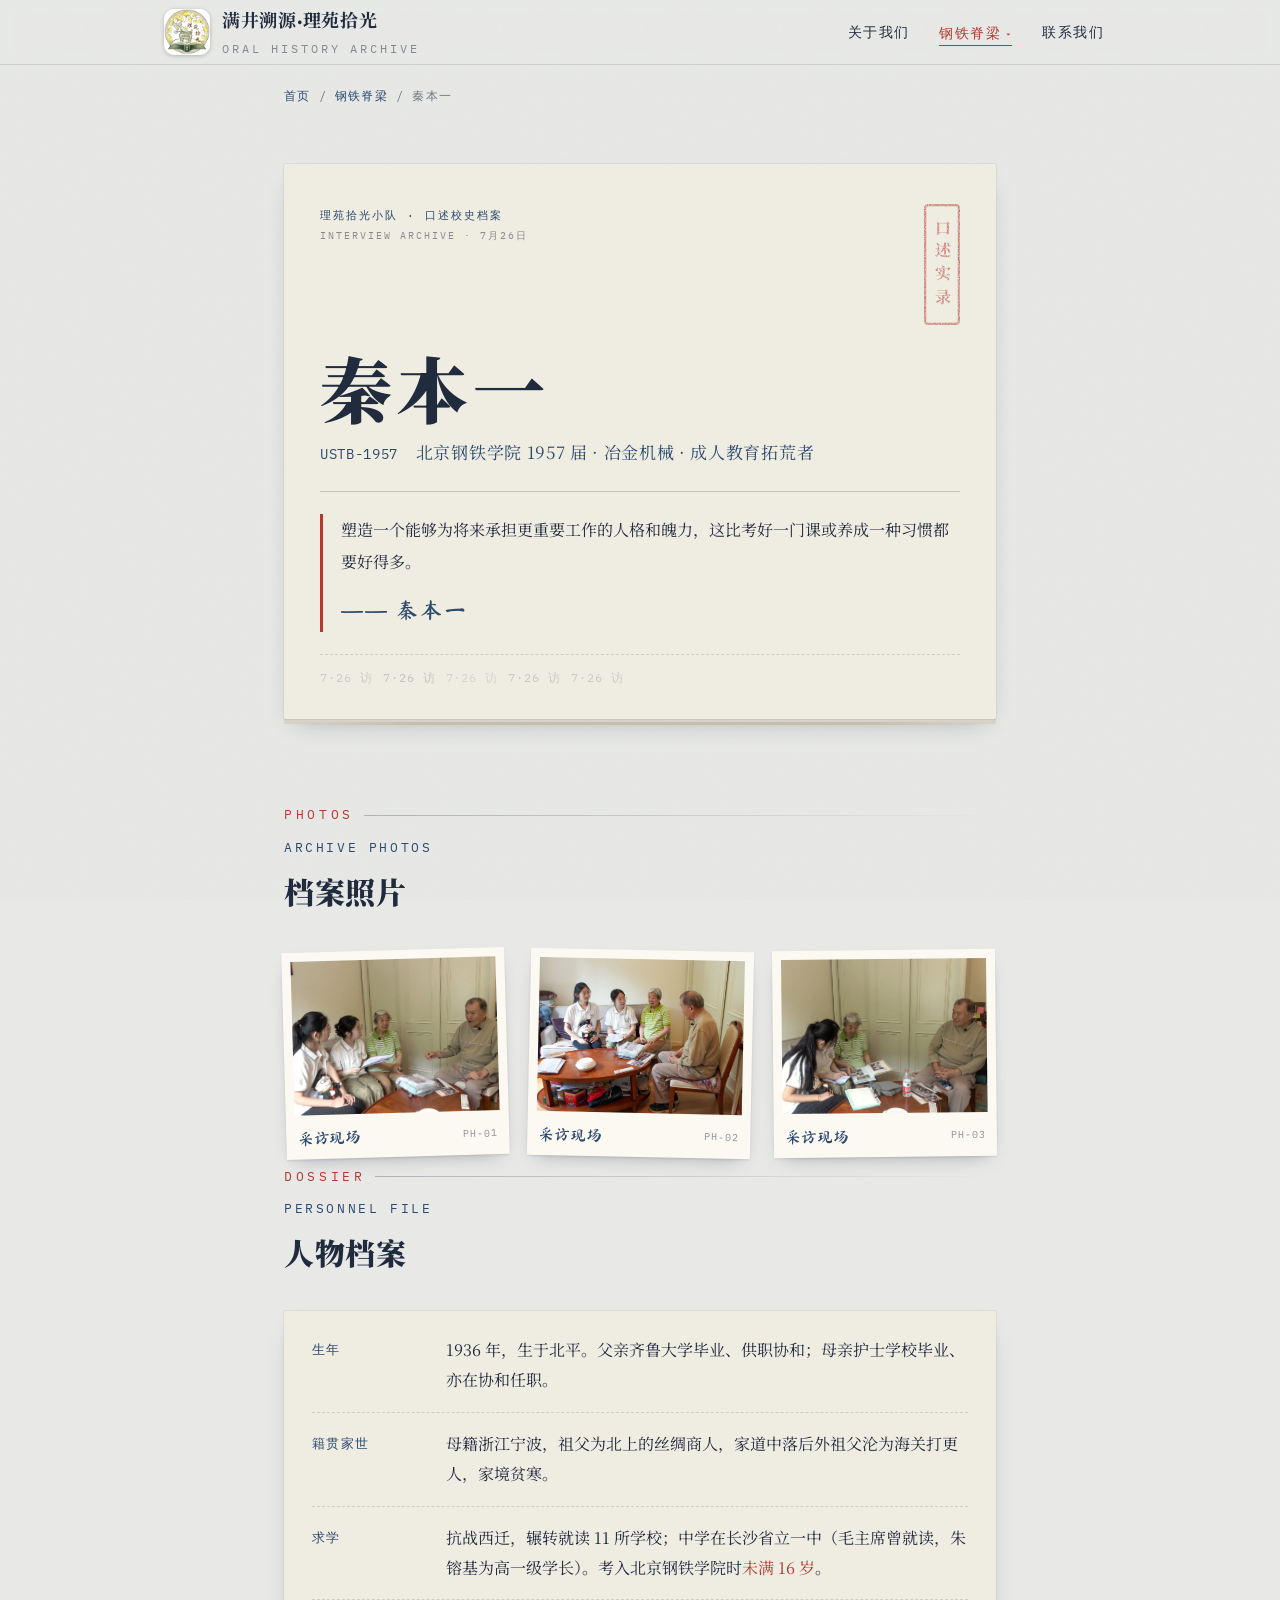
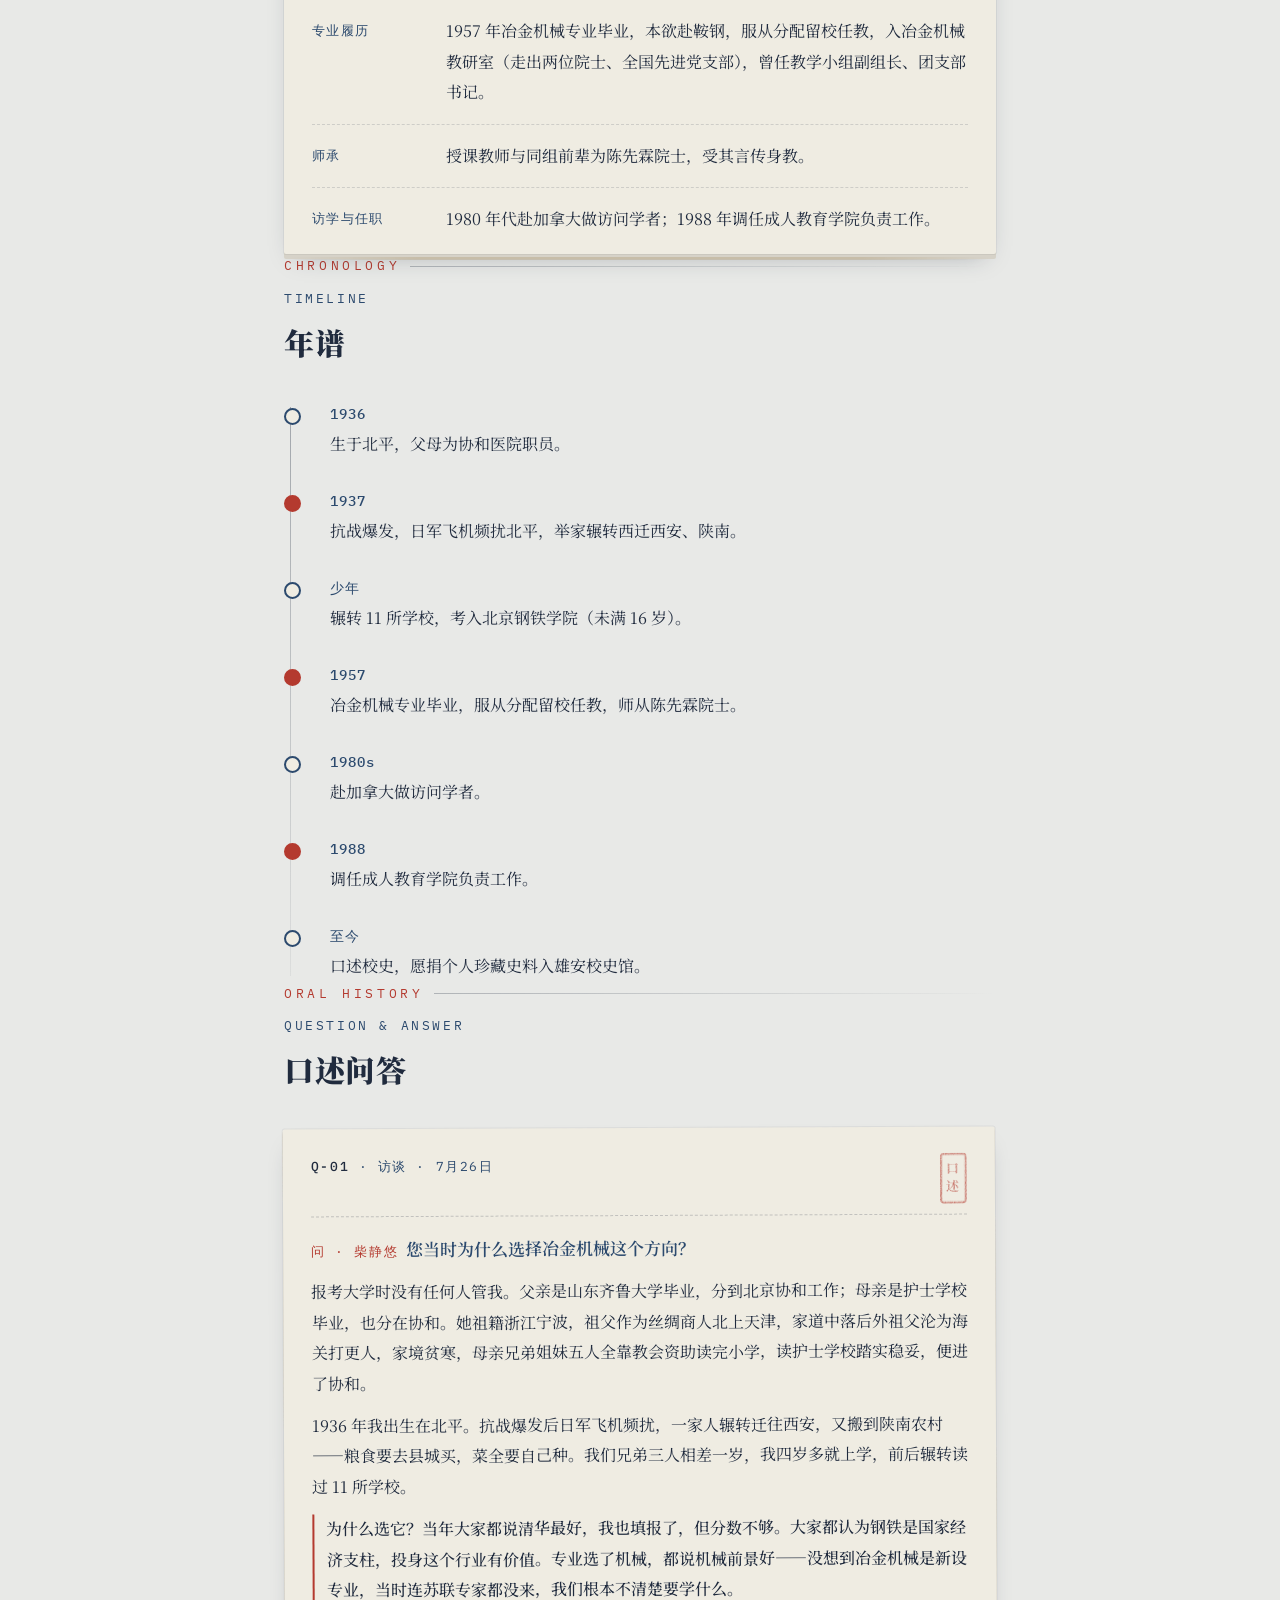
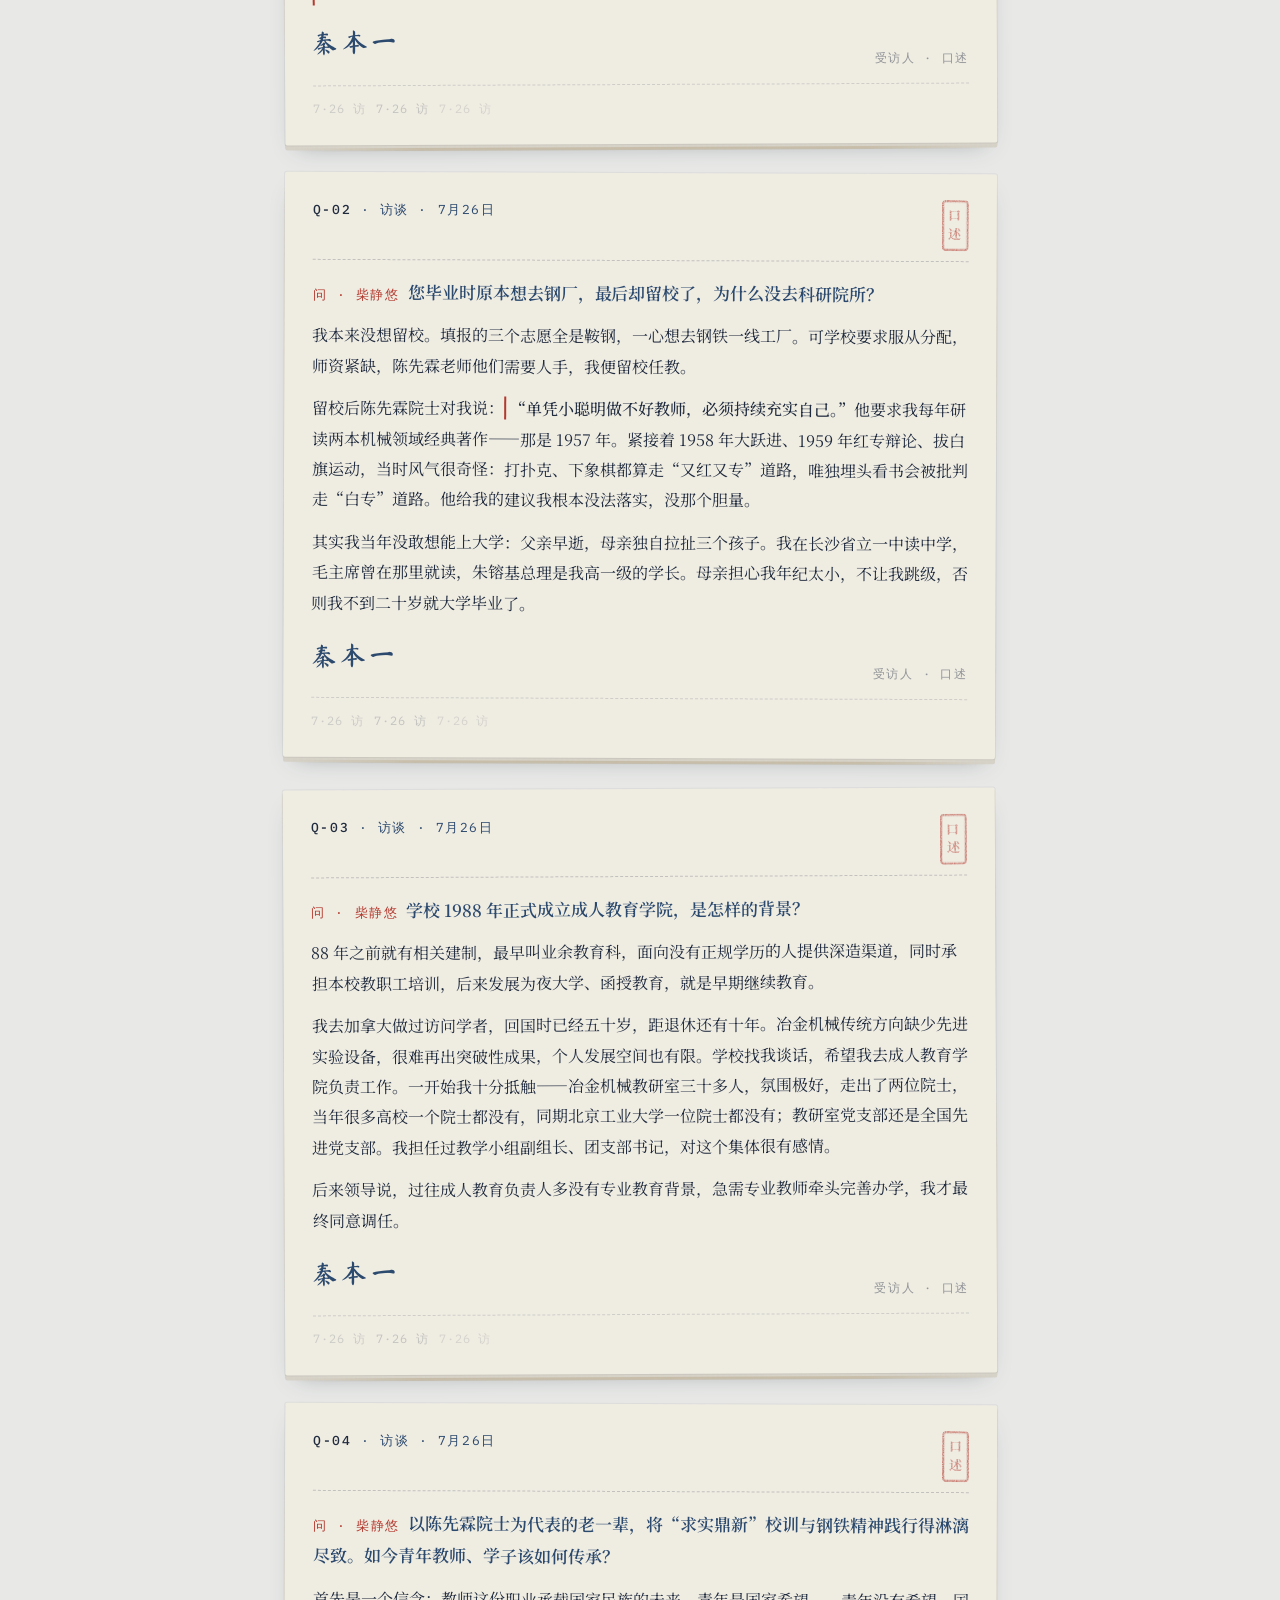
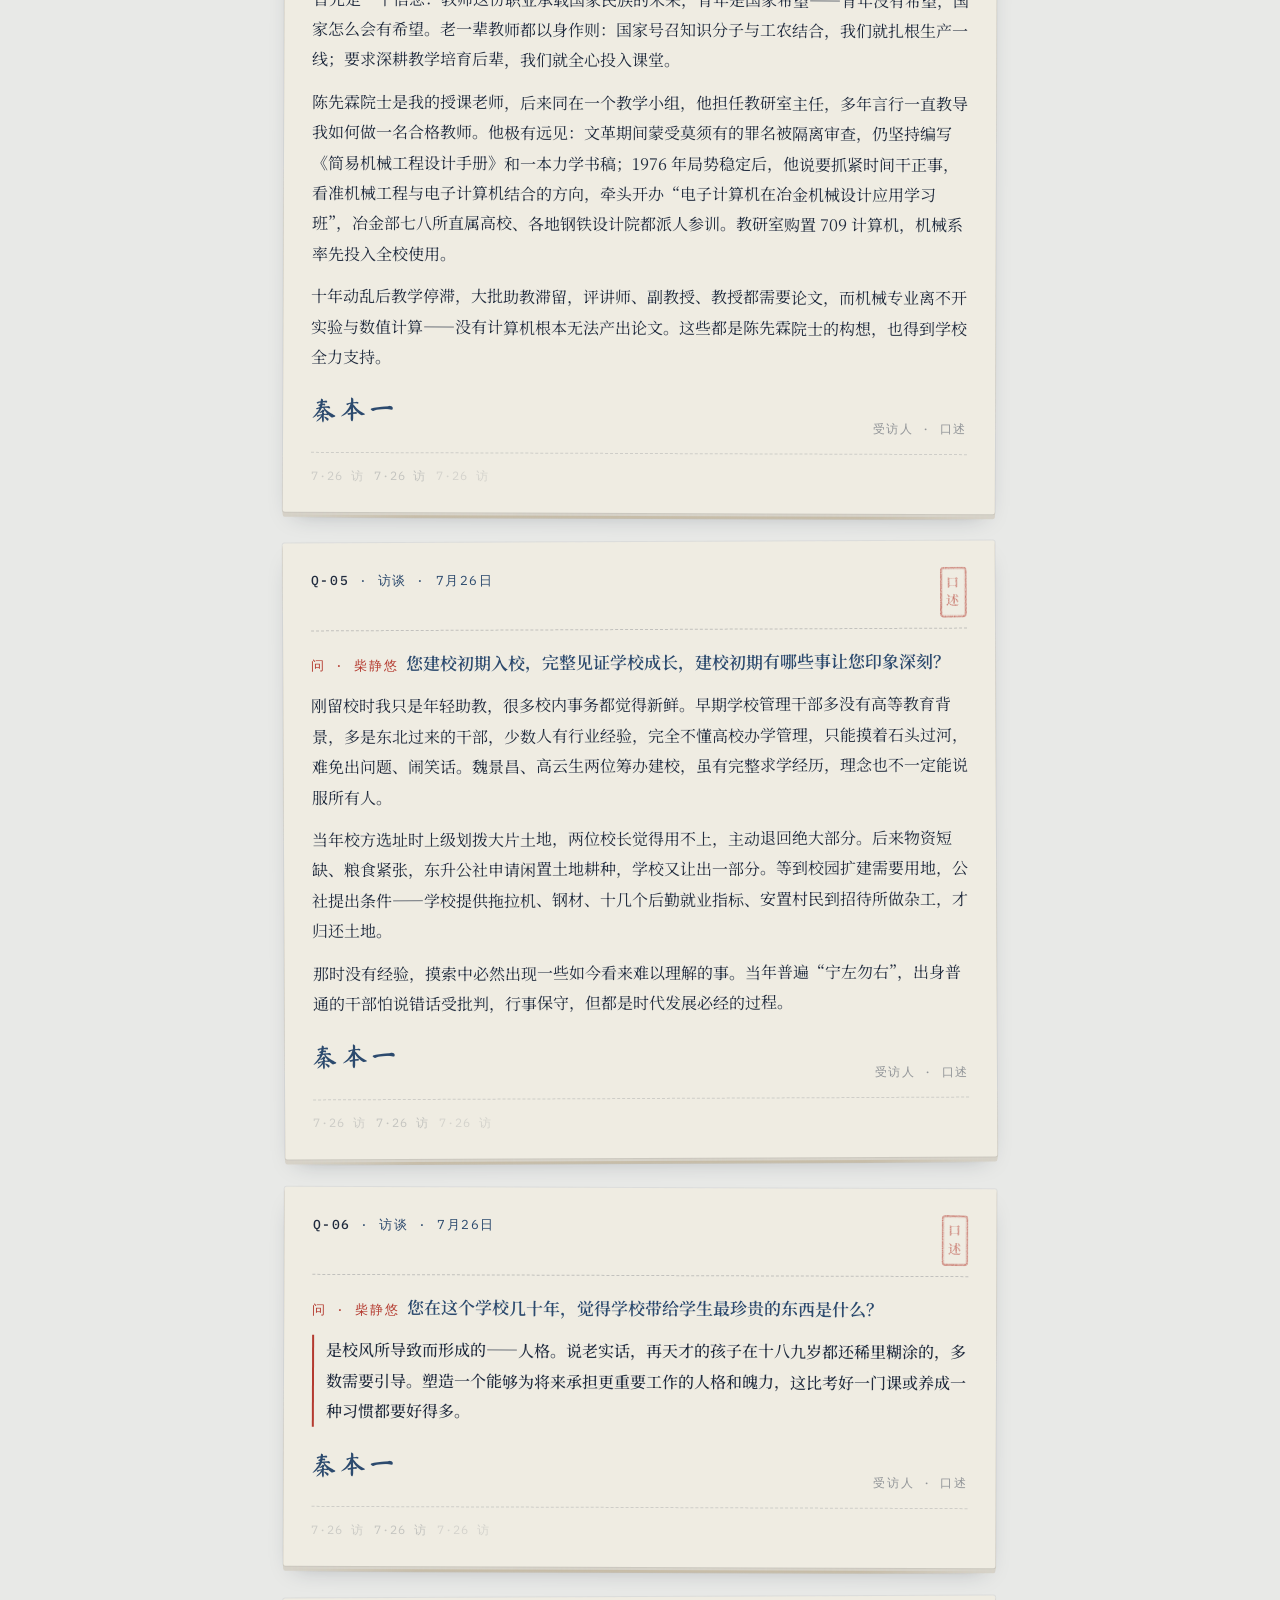
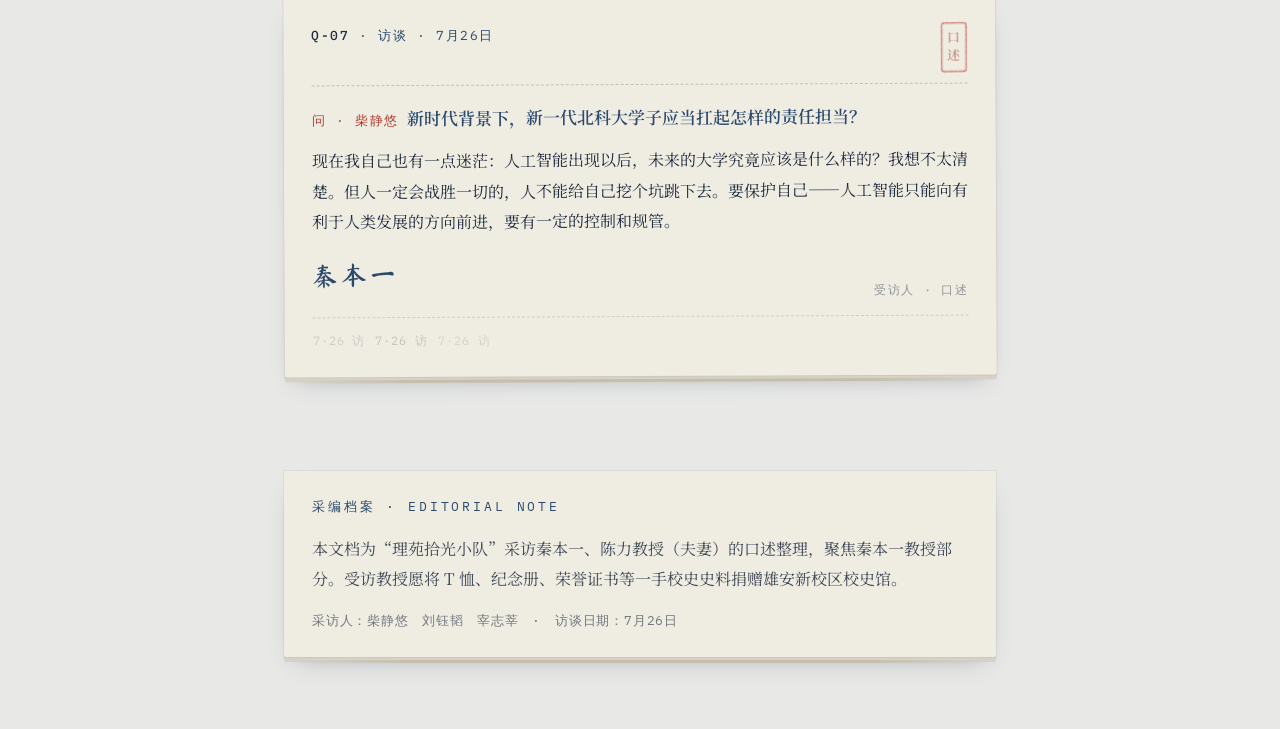
<file: qinbenyi.html>
<!DOCTYPE html>
<html lang="zh-CN">
<head>
<meta charset="UTF-8" />
<meta name="viewport" content="width=device-width, initial-scale=1.0" />
<title>秦本一 · 口述校史档案</title>
<link rel="preconnect" href="https://fonts.googleapis.com" />
<link rel="preconnect" href="https://fonts.gstatic.com" crossorigin />
<link href="https://fonts.googleapis.com/css2?family=Fraunces:opsz,wght@9..144,500;9..144,600;9..144,700&family=IBM+Plex+Mono:wght@400;500&family=Ma+Shan+Zheng&family=Noto+Serif+SC:wght@400;500;600;700;900&display=swap" rel="stylesheet" />
<link rel="stylesheet" href="assets/common.css" />
<style>
  .hero{ padding:56px 0 20px; }
  .hero .card{ padding:40px 36px 30px; }
  .hero__top{ display:flex; justify-content:space-between; align-items:flex-start; gap:16px; }
  .hero__meta{
    font-family:var(--font-mono);
    font-size:11px;
    letter-spacing:.18em;
    color:var(--blueblack);
    text-transform:uppercase;
    line-height:2;
  }
  .hero__meta .shelf{ display:block; font-size:10px; color:rgba(32,43,62,.5); }
  .hero__name{
    font-family:var(--font-display);
    font-weight:900;
    font-size:72px;
    line-height:1.05;
    letter-spacing:.06em;
    margin:30px 0 6px;
  }
  .hero__role{
    font-size:17px;
    color:var(--blueblack);
    letter-spacing:.04em;
    padding-bottom:22px;
    border-bottom:1px solid rgba(32,43,62,.2);
  }
  .hero__role .mono{ font-family:var(--font-mono); font-size:14px; }
  .hero__quote{
    margin-top:22px;
    font-size:16px;
    line-height:2;
    color:var(--ink);
    padding-left:18px;
    border-left:3px solid var(--stamp);
    font-style:normal;
  }
  .hero__quote .who{
    display:block;
    margin-top:10px;
    font-family:var(--font-sign);
    font-size:22px;
    color:var(--blueblack);
    letter-spacing:.1em;
  }
  .hero__foot{ margin-top:22px; }

  .crumb{
    padding:20px 0 0;
    font-family:var(--font-mono);
    font-size:12px;
    letter-spacing:.1em;
    color:rgba(32,43,62,.6);
  }
  .crumb a{ color:var(--blueblack); }
  .crumb a:hover{ color:var(--stamp); }

  .photos{ padding:64px 0 8px; }
  .photos__grid{ display:grid; grid-template-columns:repeat(3,1fr); gap:22px; }
  .photo{
    background:#FBF9F2;
    padding:9px 9px 0;
    box-shadow:0 1px 2px rgba(32,43,62,.12), 0 8px 20px -10px rgba(32,43,62,.4);
  }
  .photo:nth-child(1){ transform:rotate(-1.6deg); }
  .photo:nth-child(2){ transform:rotate(1.2deg); }
  .photo:nth-child(3){ transform:rotate(-.6deg); }
  .photo img{ display:block; width:100%; height:auto; filter:sepia(.1) contrast(1.02) saturate(.94); }
  .photo figcaption{
    display:flex; align-items:center; justify-content:space-between; gap:8px;
    padding:8px 2px 6px;
  }
  .photo figcaption .cap{ font-family:var(--font-sign); font-size:16px; color:var(--blueblack); }
  .photo figcaption .no{ font-family:var(--font-mono); font-size:10px; letter-spacing:.1em; color:rgba(32,43,62,.5); }

  @media (max-width:640px){
    .photos__grid{ grid-template-columns:1fr; }
    .hero__name{ font-size:54px; }
  }
</style>
</head>
<body>

<nav class="nav">
  <div class="nav__inner">
    <a class="nav__brand" href="index.html">
      <span class="badge-logo"><img src="assets/team/badge.jpg" alt="满井溯源·理苑拾光 队徽" /></span>
      <span class="nav__name">满井溯源·理苑拾光<small>Oral History Archive</small></span>
    </a>
    <div class="nav__links">
      <a class="nav__link" href="index.html#about">关于我们</a>
      <div class="nav__dropdown">
        <a class="nav__link is-active" href="index.html#pillars">钢铁脊梁<span class="nav__caret">▾</span></a>
        <div class="nav__menu" role="menu">
          <a class="nav__menu-item" href="qinbenyi.html">秦本一</a>
          <a class="nav__menu-item" href="chenli.html">陈力</a>
          <a class="nav__menu-item" href="wangzhongyi.html">王忠忆</a>
          <a class="nav__menu-item" href="hanjuyuan.html">韩菊元</a>
          <a class="nav__menu-item" href="gaozhengkai.html">高征铠</a>
          <a class="nav__menu-item" href="zhaochengping.html">赵承平</a>
          <a class="nav__menu-item" href="gongmingying.html">龚明英</a>
          <a class="nav__menu-item" href="qiaozhiyu.html">乔芝郁</a>
          <a class="nav__menu-item" href="gongyueyun.html">宫月云</a>
          <a class="nav__menu-item" href="chennanxian.html">陈难先</a>
          <a class="nav__menu-item" href="lifushen.html">李福燊</a>
          <a class="nav__menu-item" href="zuoyonglin.html">左永林</a>
          <a class="nav__menu-item" href="lushouli.html">鹿守理</a>
          <a class="nav__menu-item" href="shixizheng.html">史希正</a>
        </div>
      </div>
      <a class="nav__link" href="index.html#contact">联系我们</a>
    </div>
  </div>
</nav>

<div class="wrap">

  <div class="crumb"><a href="index.html">首页</a> / <a href="index.html#pillars">钢铁脊梁</a> / 秦本一</div>

  <header class="hero">
    <div class="card">
      <div class="hero__top">
        <div class="hero__meta">
          理苑拾光小队 · 口述校史档案
          <span class="shelf">INTERVIEW ARCHIVE · 7月26日</span>
        </div>
        <div class="stamp stamp--lg">口述实录</div>
      </div>
      <h1 class="hero__name">秦本一</h1>
      <p class="hero__role">
        <span class="mono">USTB-1957</span>　北京钢铁学院 1957 届 · 冶金机械 · 成人教育拓荒者
      </p>
      <blockquote class="hero__quote">
        塑造一个能够为将来承担更重要工作的人格和魄力，这比考好一门课或养成一种习惯都要好得多。
        <span class="who">—— 秦本一</span>
      </blockquote>
      <div class="stamps-row hero__foot">
        <span>7·26 访</span><span>7·26 访</span><span>7·26 访</span><span>7·26 访</span><span>7·26 访</span>
      </div>
    </div>
  </header>

  <section class="photos reveal">
    <div class="section-head">
      <div class="eyebrow">Photos</div>
      <h2><span class="en">ARCHIVE PHOTOS</span>档案照片</h2>
    </div>
    <div class="photos__grid">
      <figure class="photo">
        <img src="assets/photos/qinbenyi-1.jpg" alt="采访秦本一、陈力教授 · 现场之一" loading="lazy" />
        <figcaption><span class="cap">采访现场</span><span class="no">PH-01</span></figcaption>
      </figure>
      <figure class="photo">
        <img src="assets/photos/qinbenyi-2.jpg" alt="采访秦本一、陈力教授 · 现场之二" loading="lazy" />
        <figcaption><span class="cap">采访现场</span><span class="no">PH-02</span></figcaption>
      </figure>
      <figure class="photo">
        <img src="assets/photos/qinbenyi-3.jpg" alt="采访秦本一、陈力教授 · 现场之三" loading="lazy" />
        <figcaption><span class="cap">采访现场</span><span class="no">PH-03</span></figcaption>
      </figure>
    </div>
  </section>

  <section class="dossier reveal">
    <div class="section-head">
      <div class="eyebrow">Dossier</div>
      <h2><span class="en">PERSONNEL FILE</span>人物档案</h2>
    </div>
    <div class="card">
      <div class="dossier__row">
        <div class="dossier__label">生年</div>
        <div class="dossier__value">1936 年，生于北平。父亲齐鲁大学毕业、供职协和；母亲护士学校毕业、亦在协和任职。</div>
      </div>
      <div class="dossier__row">
        <div class="dossier__label">籍贯家世</div>
        <div class="dossier__value">母籍浙江宁波，祖父为北上的丝绸商人，家道中落后外祖父沦为海关打更人，家境贫寒。</div>
      </div>
      <div class="dossier__row">
        <div class="dossier__label">求学</div>
        <div class="dossier__value">抗战西迁，辗转就读 11 所学校；中学在长沙省立一中（毛主席曾就读，朱镕基为高一级学长）。考入北京钢铁学院时<em>未满 16 岁</em>。</div>
      </div>
      <div class="dossier__row">
        <div class="dossier__label">专业履历</div>
        <div class="dossier__value">1957 年冶金机械专业毕业，本欲赴鞍钢，服从分配留校任教，入冶金机械教研室（走出两位院士、全国先进党支部），曾任教学小组副组长、团支部书记。</div>
      </div>
      <div class="dossier__row">
        <div class="dossier__label">师承</div>
        <div class="dossier__value">授课教师与同组前辈为陈先霖院士，受其言传身教。</div>
      </div>
      <div class="dossier__row">
        <div class="dossier__label">访学与任职</div>
        <div class="dossier__value">1980 年代赴加拿大做访问学者；1988 年调任成人教育学院负责工作。</div>
      </div>
    </div>
  </section>

  <section class="timeline reveal">
    <div class="section-head">
      <div class="eyebrow">Chronology</div>
      <h2><span class="en">TIMELINE</span>年谱</h2>
    </div>
    <ul class="timeline__list">
      <li class="timeline__item">
        <div class="timeline__year">1936</div>
        <div class="timeline__text">生于北平，父母为协和医院职员。</div>
      </li>
      <li class="timeline__item is-key">
        <div class="timeline__year">1937</div>
        <div class="timeline__text">抗战爆发，日军飞机频扰北平，举家辗转西迁西安、陕南。</div>
      </li>
      <li class="timeline__item">
        <div class="timeline__year">少年</div>
        <div class="timeline__text">辗转 11 所学校，考入北京钢铁学院（未满 16 岁）。</div>
      </li>
      <li class="timeline__item is-key">
        <div class="timeline__year">1957</div>
        <div class="timeline__text">冶金机械专业毕业，服从分配留校任教，师从陈先霖院士。</div>
      </li>
      <li class="timeline__item">
        <div class="timeline__year">1980s</div>
        <div class="timeline__text">赴加拿大做访问学者。</div>
      </li>
      <li class="timeline__item is-key">
        <div class="timeline__year">1988</div>
        <div class="timeline__text">调任成人教育学院负责工作。</div>
      </li>
      <li class="timeline__item">
        <div class="timeline__year">至今</div>
        <div class="timeline__text">口述校史，愿捐个人珍藏史料入雄安校史馆。</div>
      </li>
    </ul>
  </section>

  <section class="qa reveal">
    <div class="section-head">
      <div class="eyebrow">Oral History</div>
      <h2><span class="en">QUESTION &amp; ANSWER</span>口述问答</h2>
    </div>

    <div class="qa__list">

      <article class="card">
        <div class="card__head">
          <div class="card__code"><b>Q-01</b> · 访谈 · 7月26日</div>
          <div class="stamp stamp--sm">口述</div>
        </div>
        <h3 class="card__q"><span class="asker">问 · 柴静悠</span>您当时为什么选择冶金机械这个方向？</h3>
        <div class="card__a">
          <p>报考大学时没有任何人管我。父亲是山东齐鲁大学毕业，分到北京协和工作；母亲是护士学校毕业，也分在协和。她祖籍浙江宁波，祖父作为丝绸商人北上天津，家道中落后外祖父沦为海关打更人，家境贫寒，母亲兄弟姐妹五人全靠教会资助读完小学，读护士学校踏实稳妥，便进了协和。</p>
          <p>1936 年我出生在北平。抗战爆发后日军飞机频扰，一家人辗转迁往西安，又搬到陕南农村——粮食要去县城买，菜全要自己种。我们兄弟三人相差一岁，我四岁多就上学，前后辗转读过 11 所学校。</p>
          <p class="quote">为什么选它？当年大家都说清华最好，我也填报了，但分数不够。大家都认为钢铁是国家经济支柱，投身这个行业有价值。专业选了机械，都说机械前景好——没想到冶金机械是新设专业，当时连苏联专家都没来，我们根本不清楚要学什么。</p>
        </div>
        <div class="card__sign">
          <span class="name">秦本一</span>
          <span class="role">受访人 · 口述</span>
        </div>
        <div class="stamps-row"><span>7·26 访</span><span>7·26 访</span><span>7·26 访</span></div>
      </article>

      <article class="card">
        <div class="card__head">
          <div class="card__code"><b>Q-02</b> · 访谈 · 7月26日</div>
          <div class="stamp stamp--sm">口述</div>
        </div>
        <h3 class="card__q"><span class="asker">问 · 柴静悠</span>您毕业时原本想去钢厂，最后却留校了，为什么没去科研院所？</h3>
        <div class="card__a">
          <p>我本来没想留校。填报的三个志愿全是鞍钢，一心想去钢铁一线工厂。可学校要求服从分配，师资紧缺，陈先霖老师他们需要人手，我便留校任教。</p>
          <p>留校后陈先霖院士对我说：<span class="quote">“单凭小聪明做不好教师，必须持续充实自己。”</span>他要求我每年研读两本机械领域经典著作——那是 1957 年。紧接着 1958 年大跃进、1959 年红专辩论、拔白旗运动，当时风气很奇怪：打扑克、下象棋都算走“又红又专”道路，唯独埋头看书会被批判走“白专”道路。他给我的建议我根本没法落实，没那个胆量。</p>
          <p>其实我当年没敢想能上大学：父亲早逝，母亲独自拉扯三个孩子。我在长沙省立一中读中学，毛主席曾在那里就读，朱镕基总理是我高一级的学长。母亲担心我年纪太小，不让我跳级，否则我不到二十岁就大学毕业了。</p>
        </div>
        <div class="card__sign">
          <span class="name">秦本一</span>
          <span class="role">受访人 · 口述</span>
        </div>
        <div class="stamps-row"><span>7·26 访</span><span>7·26 访</span><span>7·26 访</span></div>
      </article>

      <article class="card">
        <div class="card__head">
          <div class="card__code"><b>Q-03</b> · 访谈 · 7月26日</div>
          <div class="stamp stamp--sm">口述</div>
        </div>
        <h3 class="card__q"><span class="asker">问 · 柴静悠</span>学校 1988 年正式成立成人教育学院，是怎样的背景？</h3>
        <div class="card__a">
          <p>88 年之前就有相关建制，最早叫业余教育科，面向没有正规学历的人提供深造渠道，同时承担本校教职工培训，后来发展为夜大学、函授教育，就是早期继续教育。</p>
          <p>我去加拿大做过访问学者，回国时已经五十岁，距退休还有十年。冶金机械传统方向缺少先进实验设备，很难再出突破性成果，个人发展空间也有限。学校找我谈话，希望我去成人教育学院负责工作。一开始我十分抵触——冶金机械教研室三十多人，氛围极好，走出了两位院士，当年很多高校一个院士都没有，同期北京工业大学一位院士都没有；教研室党支部还是全国先进党支部。我担任过教学小组副组长、团支部书记，对这个集体很有感情。</p>
          <p>后来领导说，过往成人教育负责人多没有专业教育背景，急需专业教师牵头完善办学，我才最终同意调任。</p>
        </div>
        <div class="card__sign">
          <span class="name">秦本一</span>
          <span class="role">受访人 · 口述</span>
        </div>
        <div class="stamps-row"><span>7·26 访</span><span>7·26 访</span><span>7·26 访</span></div>
      </article>

      <article class="card">
        <div class="card__head">
          <div class="card__code"><b>Q-04</b> · 访谈 · 7月26日</div>
          <div class="stamp stamp--sm">口述</div>
        </div>
        <h3 class="card__q"><span class="asker">问 · 柴静悠</span>以陈先霖院士为代表的老一辈，将“求实鼎新”校训与钢铁精神践行得淋漓尽致。如今青年教师、学子该如何传承？</h3>
        <div class="card__a">
          <p>首先是一个信念：教师这份职业承载国家民族的未来，青年是国家希望——青年没有希望，国家怎么会有希望。老一辈教师都以身作则：国家号召知识分子与工农结合，我们就扎根生产一线；要求深耕教学培育后辈，我们就全心投入课堂。</p>
          <p>陈先霖院士是我的授课老师，后来同在一个教学小组，他担任教研室主任，多年言行一直教导我如何做一名合格教师。他极有远见：文革期间蒙受莫须有的罪名被隔离审查，仍坚持编写《简易机械工程设计手册》和一本力学书稿；1976 年局势稳定后，他说要抓紧时间干正事，看准机械工程与电子计算机结合的方向，牵头开办“电子计算机在冶金机械设计应用学习班”，冶金部七八所直属高校、各地钢铁设计院都派人参训。教研室购置 709 计算机，机械系率先投入全校使用。</p>
          <p>十年动乱后教学停滞，大批助教滞留，评讲师、副教授、教授都需要论文，而机械专业离不开实验与数值计算——没有计算机根本无法产出论文。这些都是陈先霖院士的构想，也得到学校全力支持。</p>
        </div>
        <div class="card__sign">
          <span class="name">秦本一</span>
          <span class="role">受访人 · 口述</span>
        </div>
        <div class="stamps-row"><span>7·26 访</span><span>7·26 访</span><span>7·26 访</span></div>
      </article>

      <article class="card">
        <div class="card__head">
          <div class="card__code"><b>Q-05</b> · 访谈 · 7月26日</div>
          <div class="stamp stamp--sm">口述</div>
        </div>
        <h3 class="card__q"><span class="asker">问 · 柴静悠</span>您建校初期入校，完整见证学校成长，建校初期有哪些事让您印象深刻？</h3>
        <div class="card__a">
          <p>刚留校时我只是年轻助教，很多校内事务都觉得新鲜。早期学校管理干部多没有高等教育背景，多是东北过来的干部，少数人有行业经验，完全不懂高校办学管理，只能摸着石头过河，难免出问题、闹笑话。魏景昌、高云生两位筹办建校，虽有完整求学经历，理念也不一定能说服所有人。</p>
          <p>当年校方选址时上级划拨大片土地，两位校长觉得用不上，主动退回绝大部分。后来物资短缺、粮食紧张，东升公社申请闲置土地耕种，学校又让出一部分。等到校园扩建需要用地，公社提出条件——学校提供拖拉机、钢材、十几个后勤就业指标、安置村民到招待所做杂工，才归还土地。</p>
          <p>那时没有经验，摸索中必然出现一些如今看来难以理解的事。当年普遍“宁左勿右”，出身普通的干部怕说错话受批判，行事保守，但都是时代发展必经的过程。</p>
        </div>
        <div class="card__sign">
          <span class="name">秦本一</span>
          <span class="role">受访人 · 口述</span>
        </div>
        <div class="stamps-row"><span>7·26 访</span><span>7·26 访</span><span>7·26 访</span></div>
      </article>

      <article class="card">
        <div class="card__head">
          <div class="card__code"><b>Q-06</b> · 访谈 · 7月26日</div>
          <div class="stamp stamp--sm">口述</div>
        </div>
        <h3 class="card__q"><span class="asker">问 · 柴静悠</span>您在这个学校几十年，觉得学校带给学生最珍贵的东西是什么？</h3>
        <div class="card__a">
          <p class="quote">是校风所导致而形成的——人格。说老实话，再天才的孩子在十八九岁都还稀里糊涂的，多数需要引导。塑造一个能够为将来承担更重要工作的人格和魄力，这比考好一门课或养成一种习惯都要好得多。</p>
        </div>
        <div class="card__sign">
          <span class="name">秦本一</span>
          <span class="role">受访人 · 口述</span>
        </div>
        <div class="stamps-row"><span>7·26 访</span><span>7·26 访</span><span>7·26 访</span></div>
      </article>

      <article class="card">
        <div class="card__head">
          <div class="card__code"><b>Q-07</b> · 访谈 · 7月26日</div>
          <div class="stamp stamp--sm">口述</div>
        </div>
        <h3 class="card__q"><span class="asker">问 · 柴静悠</span>新时代背景下，新一代北科大学子应当扛起怎样的责任担当？</h3>
        <div class="card__a">
          <p>现在我自己也有一点迷茫：人工智能出现以后，未来的大学究竟应该是什么样的？我想不太清楚。但人一定会战胜一切的，人不能给自己挖个坑跳下去。要保护自己——人工智能只能向有利于人类发展的方向前进，要有一定的控制和规管。</p>
        </div>
        <div class="card__sign">
          <span class="name">秦本一</span>
          <span class="role">受访人 · 口述</span>
        </div>
        <div class="stamps-row"><span>7·26 访</span><span>7·26 访</span><span>7·26 访</span></div>
      </article>

    </div>
  </section>

  <footer class="footer reveal">
    <div class="card">
      <div class="footer__title">采编档案 · EDITORIAL NOTE</div>
      <p>本文档为“理苑拾光小队”采访秦本一、陈力教授（夫妻）的口述整理，聚焦秦本一教授部分。受访教授愿将 T 恤、纪念册、荣誉证书等一手校史史料捐赠雄安新校区校史馆。</p>
      <div class="crew">采访人：柴静悠　刘钰韬　宰志莘　·　访谈日期：7月26日</div>
    </div>
  </footer>

</div>

<script>
  (function(){
    var reduce = window.matchMedia('(prefers-reduced-motion: reduce)').matches;
    var els = document.querySelectorAll('.reveal');
    if(reduce || !('IntersectionObserver' in window)){
      els.forEach(function(el){ el.classList.add('is-in'); });
      return;
    }
    var io = new IntersectionObserver(function(entries){
      entries.forEach(function(e){
        if(e.isIntersecting){ e.target.classList.add('is-in'); io.unobserve(e.target); }
      });
    }, { threshold:0.12 });
    els.forEach(function(el){ io.observe(el); });
  })();
</script>
</body>
</html>
</file>
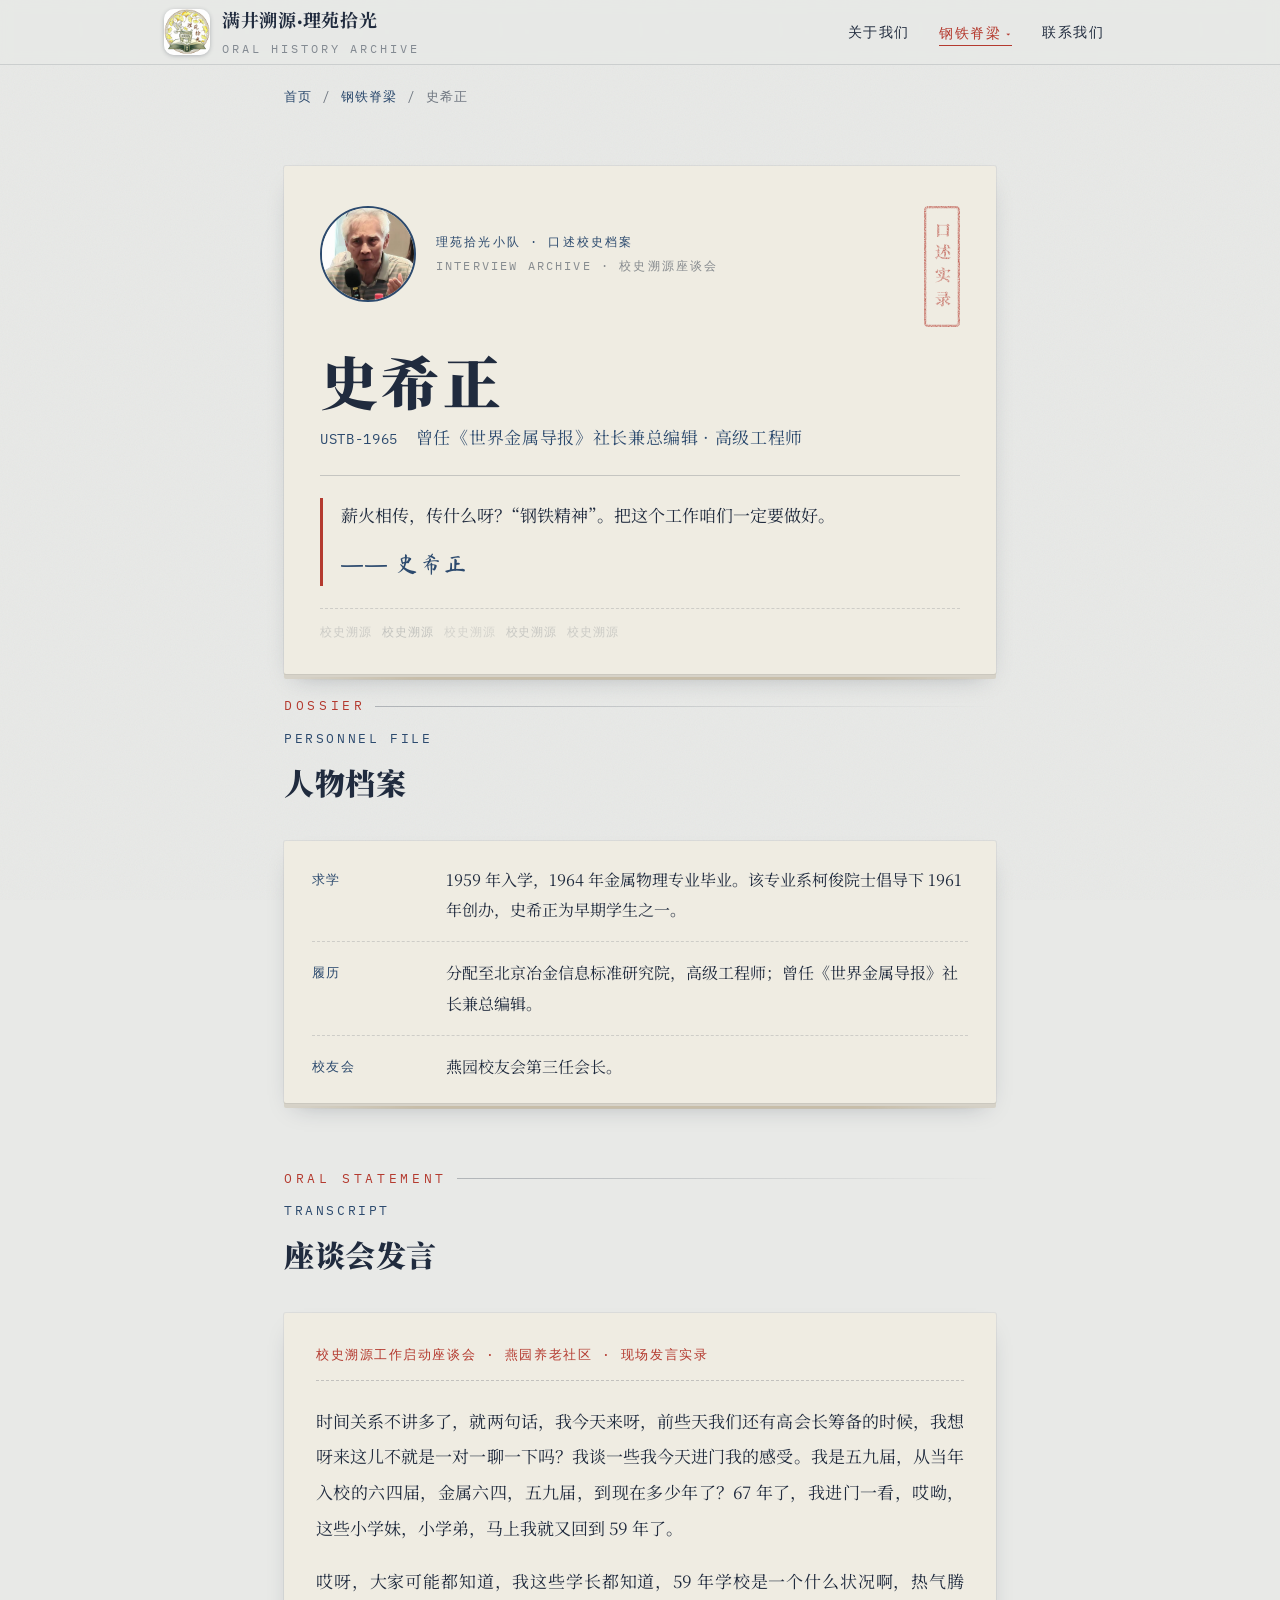
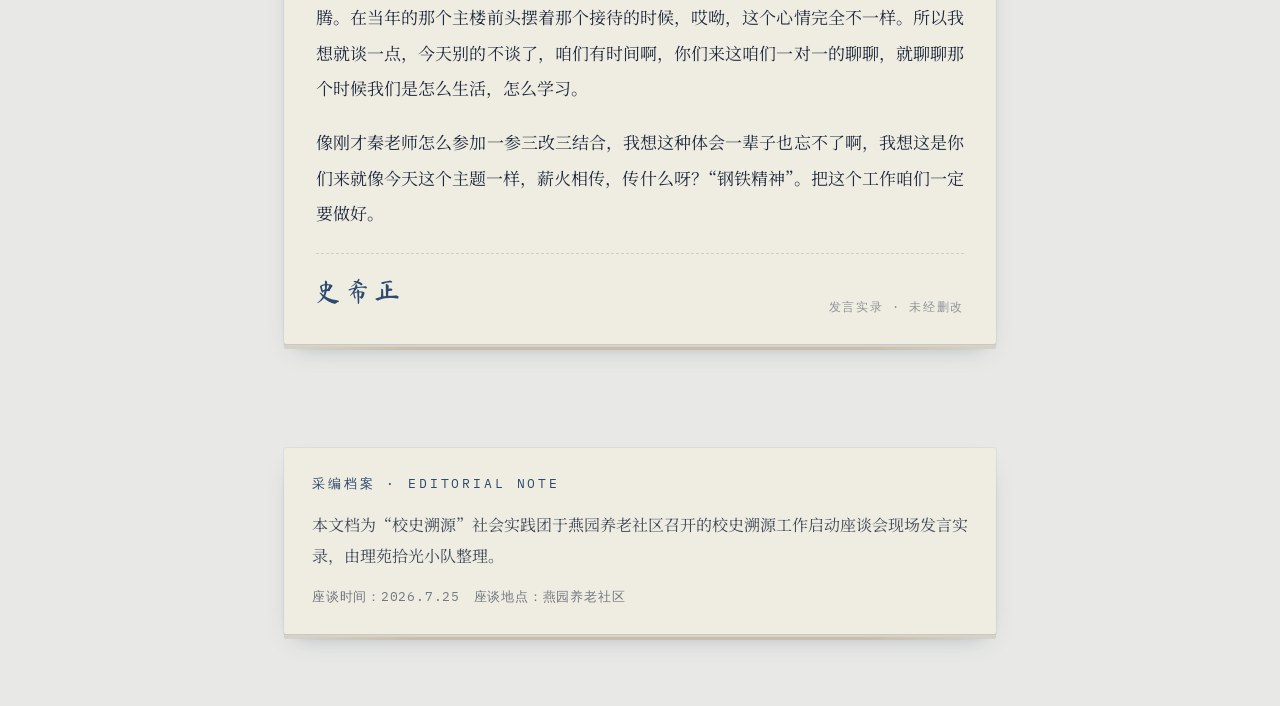
<file: shixizheng.html>
<!DOCTYPE html>
<html lang="zh-CN">
<head>
<meta charset="UTF-8" />
<meta name="viewport" content="width=device-width, initial-scale=1.0" />
<title>史希正 · 口述校史档案</title>
<link rel="preconnect" href="https://fonts.googleapis.com" />
<link rel="preconnect" href="https://fonts.gstatic.com" crossorigin />
<link href="https://fonts.googleapis.com/css2?family=Fraunces:opsz,wght@9..144,500;9..144,600;9..144,700&family=IBM+Plex+Mono:wght@400;500&family=Ma+Shan+Zheng&family=Noto+Serif+SC:wght@400;500;600;700;900&display=swap" rel="stylesheet" />
<link rel="stylesheet" href="assets/common.css" />
<style>
  .hero{ padding:56px 0 20px; }
  .hero .card{ padding:40px 36px 30px; }
  .hero__top{ display:flex; justify-content:space-between; align-items:flex-start; gap:16px; }
  .hero__row{ display:flex; align-items:center; gap:20px; }
  .hero__avatar{
    flex:0 0 auto;
    width:96px; height:96px;
    border-radius:50%;
    overflow:hidden;
    border:2px solid var(--blueblack);
    box-shadow:inset 0 0 0 3px var(--cardface);
  }
  .hero__avatar img{ width:100%; height:100%; object-fit:cover; display:block; }
  .hero__meta{
    font-family:var(--font-mono); font-size:12px;
    letter-spacing:.18em; color:var(--blueblack);
    text-transform:uppercase; line-height:2;
  }
  .hero__meta .shelf{ display:block; font-size:12px; color:rgba(32,43,62,.5); }
  .hero__name{
    font-family:var(--font-display); font-weight:900;
    font-size:58px; line-height:1.08; letter-spacing:.06em;
    margin:26px 0 6px;
  }
  .hero__role{
    font-size:17px; color:var(--blueblack); letter-spacing:.04em;
    padding-bottom:22px; border-bottom:1px solid rgba(32,43,62,.2);
  }
  .hero__role .mono{ font-family:var(--font-mono); font-size:14px; }
  .hero__quote{
    margin-top:22px; font-size:17px; line-height:2; color:var(--ink);
    padding-left:18px; border-left:3px solid var(--stamp); font-style:normal;
  }
  .hero__quote .who{
    display:block; margin-top:10px; font-family:var(--font-sign);
    font-size:22px; color:var(--blueblack); letter-spacing:.1em;
  }
  .hero__foot{ margin-top:22px; }

  .crumb{
    padding:20px 0 0; font-family:var(--font-mono); font-size:13px;
    letter-spacing:.1em; color:rgba(32,43,62,.6);
  }
  .crumb a{ color:var(--blueblack); }
  .crumb a:hover{ color:var(--stamp); }

  /* 座谈会发言原话 */
  .speech{ padding:64px 0 8px; }
  .speech .card{ padding:30px 32px 26px; }
  .speech__scene{
    font-family:var(--font-mono); font-size:13px; letter-spacing:.12em;
    color:var(--stamp); text-transform:uppercase;
    padding-bottom:12px; border-bottom:1px dashed rgba(32,43,62,.22);
    margin-bottom:22px;
  }
  .speech__body p{
    font-size:17px; line-height:2.1; margin-bottom:18px; text-align:justify;
    color:var(--ink);
  }
  .speech__body p:last-child{ margin-bottom:0; }
  .speech__body .quote{
    border-left:3px solid var(--stamp); padding-left:14px; font-weight:500;
    color:var(--blueblack);
  }
  .speech__sign{
    display:flex; align-items:flex-end; justify-content:space-between; gap:14px;
    margin-top:22px; padding-top:14px; border-top:1px dashed rgba(32,43,62,.16);
  }
  .speech__sign .name{
    font-family:var(--font-sign); font-size:26px; color:var(--blueblack);
    letter-spacing:.12em; transform:rotate(-2deg); transform-origin:left bottom;
  }
  .speech__sign .role{
    font-family:var(--font-mono); font-size:12px; letter-spacing:.14em;
    color:rgba(32,43,62,.45); text-align:right; line-height:1.7;
  }

  @media (max-width:560px){
    .hero__name{ font-size:44px; }
    .hero__row{ gap:14px; }
    .hero__avatar{ width:72px; height:72px; }
  }
</style>
</head>
<body>

<nav class="nav">
  <div class="nav__inner">
    <a class="nav__brand" href="index.html">
      <span class="badge-logo"><img src="assets/team/badge.jpg" alt="满井溯源·理苑拾光 队徽" /></span>
      <span class="nav__name">满井溯源·理苑拾光<small>Oral History Archive</small></span>
    </a>
    <div class="nav__links">
      <a class="nav__link" href="index.html#about">关于我们</a>
      <div class="nav__dropdown">
        <a class="nav__link is-active" href="index.html#pillars">钢铁脊梁<span class="nav__caret">▾</span></a>
        <div class="nav__menu" role="menu">
          <a class="nav__menu-item" href="qinbenyi.html">秦本一</a>
          <a class="nav__menu-item" href="chenli.html">陈力</a>
          <a class="nav__menu-item" href="wangzhongyi.html">王忠忆</a>
          <a class="nav__menu-item" href="hanjuyuan.html">韩菊元</a>
          <a class="nav__menu-item" href="gaozhengkai.html">高征铠</a>
          <a class="nav__menu-item" href="zhaochengping.html">赵承平</a>
          <a class="nav__menu-item" href="gongmingying.html">龚明英</a>
          <a class="nav__menu-item" href="qiaozhiyu.html">乔芝郁</a>
          <a class="nav__menu-item" href="gongyueyun.html">宫月云</a>
          <a class="nav__menu-item" href="chennanxian.html">陈难先</a>
          <a class="nav__menu-item" href="lifushen.html">李福燊</a>
          <a class="nav__menu-item" href="zuoyonglin.html">左永林</a>
          <a class="nav__menu-item" href="lushouli.html">鹿守理</a>
          <a class="nav__menu-item" href="shixizheng.html">史希正</a>
        </div>
      </div>
      <a class="nav__link" href="index.html#contact">联系我们</a>
    </div>
  </div>
</nav>

<div class="wrap">

  <div class="crumb"><a href="index.html">首页</a> / <a href="index.html#pillars">钢铁脊梁</a> / 史希正</div>

  <header class="hero">
    <div class="card">
      <div class="hero__top">
        <div class="hero__row">
          <span class="hero__avatar"><img src="assets/team/shixizheng.jpg" alt="史希正" /></span>
          <div class="hero__meta">
            理苑拾光小队 · 口述校史档案
            <span class="shelf">INTERVIEW ARCHIVE · 校史溯源座谈会</span>
          </div>
        </div>
        <div class="stamp stamp--lg">口述实录</div>
      </div>

      <h1 class="hero__name">史希正</h1>
      <p class="hero__role"><span class="mono">USTB-1965</span>　曾任《世界金属导报》社长兼总编辑 · 高级工程师</p>

      <blockquote class="hero__quote">
        薪火相传，传什么呀？“钢铁精神”。把这个工作咱们一定要做好。
        <span class="who">—— 史希正</span>
      </blockquote>

      <div class="stamps-row hero__foot">
        <span>校史溯源</span><span>校史溯源</span><span>校史溯源</span><span>校史溯源</span><span>校史溯源</span>
      </div>
    </div>
  </header>

  <section class="dossier reveal">
    <div class="section-head">
      <div class="eyebrow">Dossier</div>
      <h2><span class="en">PERSONNEL FILE</span>人物档案</h2>
    </div>
    <div class="card">
            <div class="dossier__row">
        <div class="dossier__label">求学</div>
        <div class="dossier__value">1959 年入学，1964 年金属物理专业毕业。该专业系柯俊院士倡导下 1961 年创办，史希正为早期学生之一。</div>
      </div>
      <div class="dossier__row">
        <div class="dossier__label">履历</div>
        <div class="dossier__value">分配至北京冶金信息标准研究院，高级工程师；曾任《世界金属导报》社长兼总编辑。</div>
      </div>
      <div class="dossier__row">
        <div class="dossier__label">校友会</div>
        <div class="dossier__value">燕园校友会第三任会长。</div>
      </div>
    </div>
  </section>

  <section class="speech reveal">
    <div class="section-head">
      <div class="eyebrow">Oral Statement</div>
      <h2><span class="en">TRANSCRIPT</span>座谈会发言</h2>
    </div>
    <div class="card">
      <div class="speech__scene">校史溯源工作启动座谈会 · 燕园养老社区 · 现场发言实录</div>
      <div class="speech__body">
                <p>时间关系不讲多了，就两句话，我今天来呀，前些天我们还有高会长筹备的时候，我想呀来这儿不就是一对一聊一下吗？我谈一些我今天进门我的感受。我是五九届，从当年入校的六四届，金属六四，五九届，到现在多少年了？67 年了，我进门一看，哎呦，这些小学妹，小学弟，马上我就又回到 59 年了。</p>
        <p>哎呀，大家可能都知道，我这些学长都知道，59 年学校是一个什么状况啊，热气腾腾。在当年的那个主楼前头摆着那个接待的时候，哎呦，这个心情完全不一样。所以我想就谈一点，今天别的不谈了，咱们有时间啊，你们来这咱们一对一的聊聊，就聊聊那个时候我们是怎么生活，怎么学习。</p>
        <p>像刚才秦老师怎么参加一参三改三结合，我想这种体会一辈子也忘不了啊，我想这是你们来就像今天这个主题一样，薪火相传，传什么呀？“钢铁精神”。把这个工作咱们一定要做好。</p>
      </div>
      <div class="speech__sign">
        <span class="name">史希正</span>
        <span class="role">发言实录 · 未经删改</span>
      </div>
    </div>
  </section>

  <footer class="footer reveal">
    <div class="card">
      <div class="footer__title">采编档案 · EDITORIAL NOTE</div>
      <p>本文档为“校史溯源”社会实践团于燕园养老社区召开的校史溯源工作启动座谈会现场发言实录，由理苑拾光小队整理。</p>
      <div class="crew">座谈时间：2026.7.25　座谈地点：燕园养老社区</div>
    </div>
  </footer>

</div>

<script>
  (function(){
    var reduce = window.matchMedia('(prefers-reduced-motion: reduce)').matches;
    var els = document.querySelectorAll('.reveal');
    if(reduce || !('IntersectionObserver' in window)){
      els.forEach(function(el){ el.classList.add('is-in'); });
      return;
    }
    var io = new IntersectionObserver(function(entries){
      entries.forEach(function(e){
        if(e.isIntersecting){ e.target.classList.add('is-in'); io.unobserve(e.target); }
      });
    }, { threshold:0.12 });
    els.forEach(function(el){ io.observe(el); });
  })();
</script>
</body>
</html>
</file>
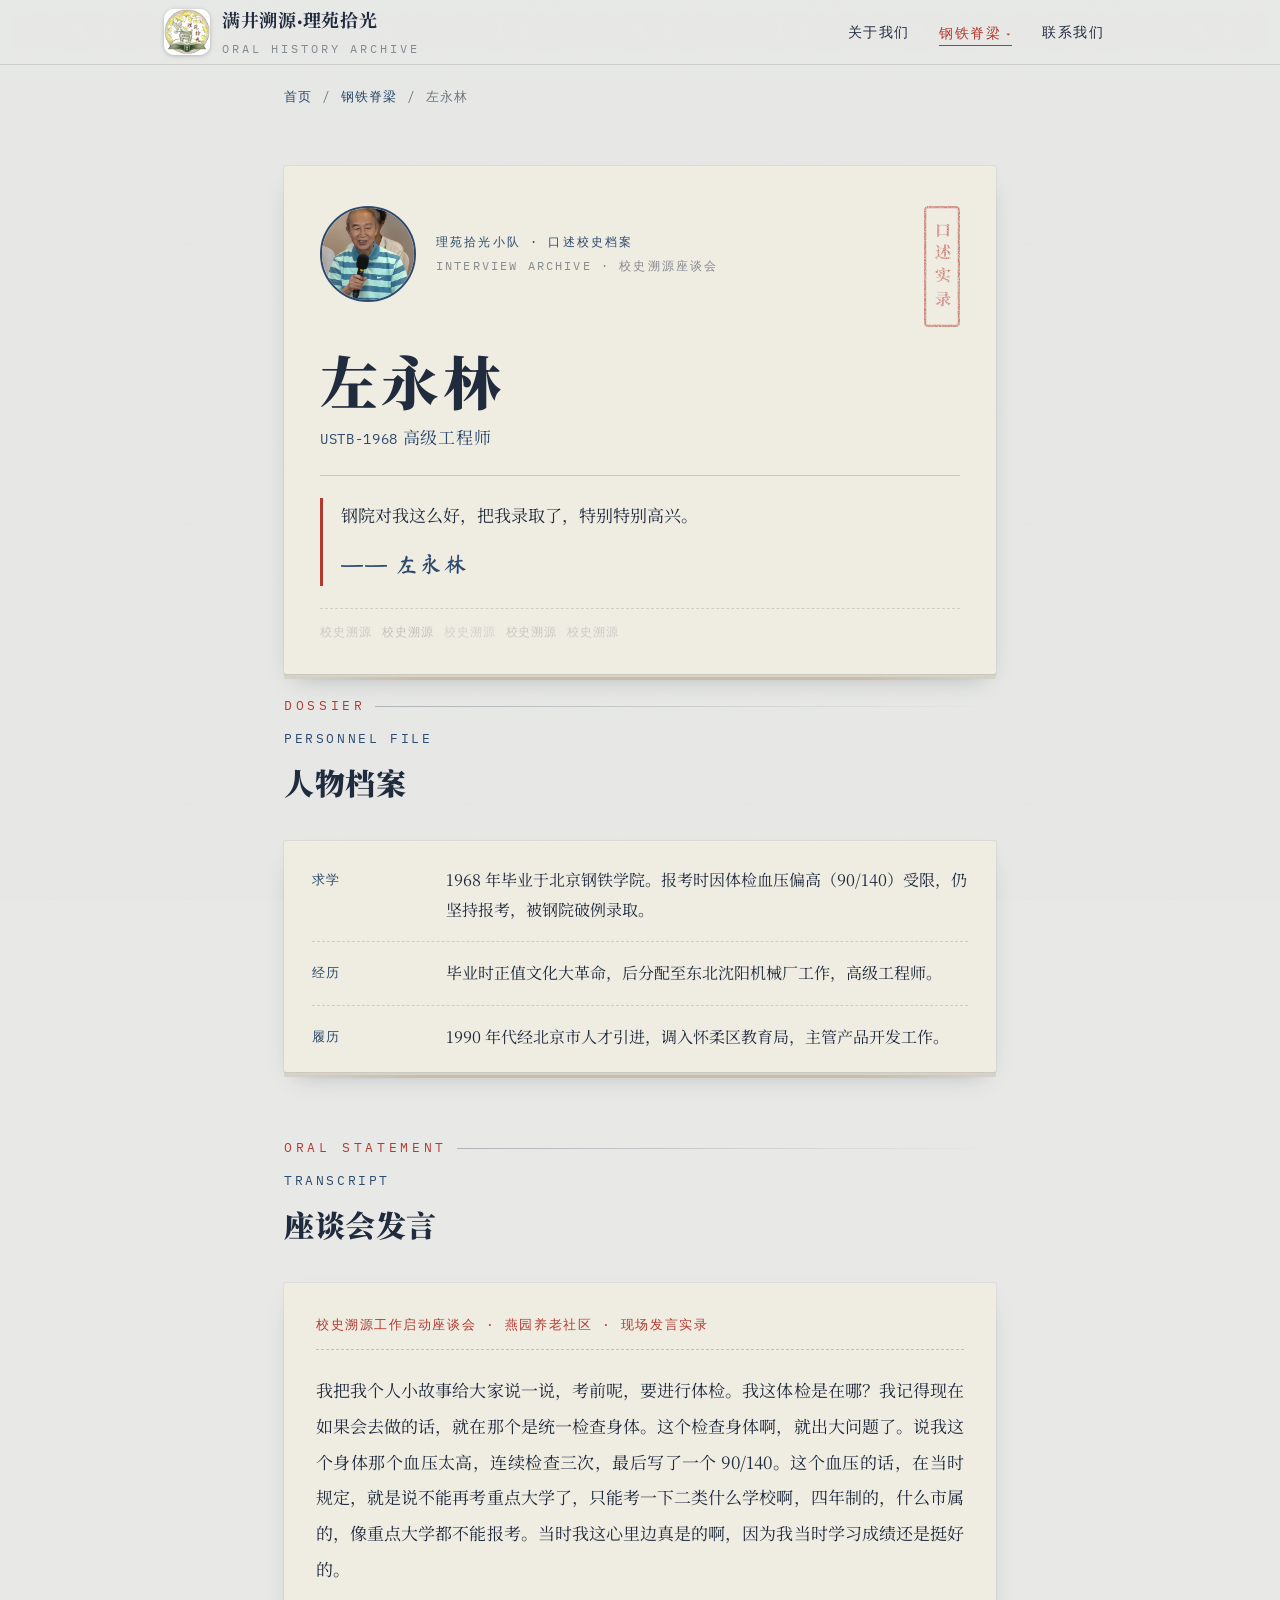
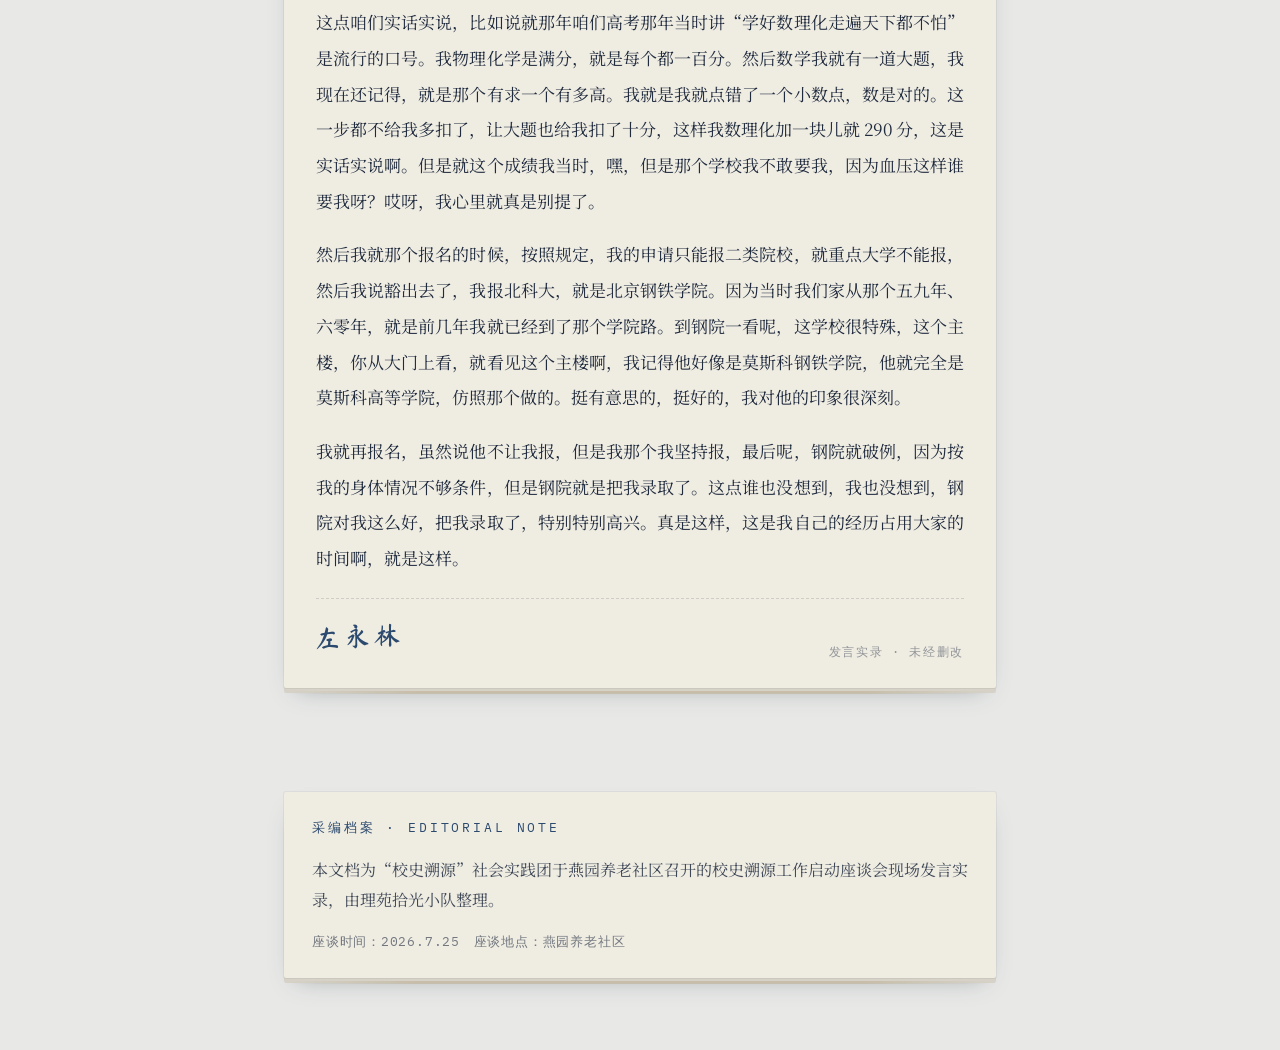
<file: zuoyonglin.html>
<!DOCTYPE html>
<html lang="zh-CN">
<head>
<meta charset="UTF-8" />
<meta name="viewport" content="width=device-width, initial-scale=1.0" />
<title>左永林 · 口述校史档案</title>
<link rel="preconnect" href="https://fonts.googleapis.com" />
<link rel="preconnect" href="https://fonts.gstatic.com" crossorigin />
<link href="https://fonts.googleapis.com/css2?family=Fraunces:opsz,wght@9..144,500;9..144,600;9..144,700&family=IBM+Plex+Mono:wght@400;500&family=Ma+Shan+Zheng&family=Noto+Serif+SC:wght@400;500;600;700;900&display=swap" rel="stylesheet" />
<link rel="stylesheet" href="assets/common.css" />
<style>
  .hero{ padding:56px 0 20px; }
  .hero .card{ padding:40px 36px 30px; }
  .hero__top{ display:flex; justify-content:space-between; align-items:flex-start; gap:16px; }
  .hero__row{ display:flex; align-items:center; gap:20px; }
  .hero__avatar{
    flex:0 0 auto;
    width:96px; height:96px;
    border-radius:50%;
    overflow:hidden;
    border:2px solid var(--blueblack);
    box-shadow:inset 0 0 0 3px var(--cardface);
  }
  .hero__avatar img{ width:100%; height:100%; object-fit:cover; display:block; }
  .hero__meta{
    font-family:var(--font-mono); font-size:12px;
    letter-spacing:.18em; color:var(--blueblack);
    text-transform:uppercase; line-height:2;
  }
  .hero__meta .shelf{ display:block; font-size:12px; color:rgba(32,43,62,.5); }
  .hero__name{
    font-family:var(--font-display); font-weight:900;
    font-size:58px; line-height:1.08; letter-spacing:.06em;
    margin:26px 0 6px;
  }
  .hero__role{
    font-size:17px; color:var(--blueblack); letter-spacing:.04em;
    padding-bottom:22px; border-bottom:1px solid rgba(32,43,62,.2);
  }
  .hero__role .mono{ font-family:var(--font-mono); font-size:14px; }
  .hero__quote{
    margin-top:22px; font-size:17px; line-height:2; color:var(--ink);
    padding-left:18px; border-left:3px solid var(--stamp); font-style:normal;
  }
  .hero__quote .who{
    display:block; margin-top:10px; font-family:var(--font-sign);
    font-size:22px; color:var(--blueblack); letter-spacing:.1em;
  }
  .hero__foot{ margin-top:22px; }

  .crumb{
    padding:20px 0 0; font-family:var(--font-mono); font-size:13px;
    letter-spacing:.1em; color:rgba(32,43,62,.6);
  }
  .crumb a{ color:var(--blueblack); }
  .crumb a:hover{ color:var(--stamp); }

  /* 座谈会发言原话 */
  .speech{ padding:64px 0 8px; }
  .speech .card{ padding:30px 32px 26px; }
  .speech__scene{
    font-family:var(--font-mono); font-size:13px; letter-spacing:.12em;
    color:var(--stamp); text-transform:uppercase;
    padding-bottom:12px; border-bottom:1px dashed rgba(32,43,62,.22);
    margin-bottom:22px;
  }
  .speech__body p{
    font-size:17px; line-height:2.1; margin-bottom:18px; text-align:justify;
    color:var(--ink);
  }
  .speech__body p:last-child{ margin-bottom:0; }
  .speech__body .quote{
    border-left:3px solid var(--stamp); padding-left:14px; font-weight:500;
    color:var(--blueblack);
  }
  .speech__sign{
    display:flex; align-items:flex-end; justify-content:space-between; gap:14px;
    margin-top:22px; padding-top:14px; border-top:1px dashed rgba(32,43,62,.16);
  }
  .speech__sign .name{
    font-family:var(--font-sign); font-size:26px; color:var(--blueblack);
    letter-spacing:.12em; transform:rotate(-2deg); transform-origin:left bottom;
  }
  .speech__sign .role{
    font-family:var(--font-mono); font-size:12px; letter-spacing:.14em;
    color:rgba(32,43,62,.45); text-align:right; line-height:1.7;
  }

  @media (max-width:560px){
    .hero__name{ font-size:44px; }
    .hero__row{ gap:14px; }
    .hero__avatar{ width:72px; height:72px; }
  }
</style>
</head>
<body>

<nav class="nav">
  <div class="nav__inner">
    <a class="nav__brand" href="index.html">
      <span class="badge-logo"><img src="assets/team/badge.jpg" alt="满井溯源·理苑拾光 队徽" /></span>
      <span class="nav__name">满井溯源·理苑拾光<small>Oral History Archive</small></span>
    </a>
    <div class="nav__links">
      <a class="nav__link" href="index.html#about">关于我们</a>
      <div class="nav__dropdown">
        <a class="nav__link is-active" href="index.html#pillars">钢铁脊梁<span class="nav__caret">▾</span></a>
        <div class="nav__menu" role="menu">
          <a class="nav__menu-item" href="qinbenyi.html">秦本一</a>
          <a class="nav__menu-item" href="chenli.html">陈力</a>
          <a class="nav__menu-item" href="wangzhongyi.html">王忠忆</a>
          <a class="nav__menu-item" href="hanjuyuan.html">韩菊元</a>
          <a class="nav__menu-item" href="gaozhengkai.html">高征铠</a>
          <a class="nav__menu-item" href="zhaochengping.html">赵承平</a>
          <a class="nav__menu-item" href="gongmingying.html">龚明英</a>
          <a class="nav__menu-item" href="qiaozhiyu.html">乔芝郁</a>
          <a class="nav__menu-item" href="gongyueyun.html">宫月云</a>
          <a class="nav__menu-item" href="chennanxian.html">陈难先</a>
          <a class="nav__menu-item" href="lifushen.html">李福燊</a>
          <a class="nav__menu-item" href="zuoyonglin.html">左永林</a>
          <a class="nav__menu-item" href="lushouli.html">鹿守理</a>
          <a class="nav__menu-item" href="shixizheng.html">史希正</a>
        </div>
      </div>
      <a class="nav__link" href="index.html#contact">联系我们</a>
    </div>
  </div>
</nav>

<div class="wrap">

  <div class="crumb"><a href="index.html">首页</a> / <a href="index.html#pillars">钢铁脊梁</a> / 左永林</div>

  <header class="hero">
    <div class="card">
      <div class="hero__top">
        <div class="hero__row">
          <span class="hero__avatar"><img src="assets/team/zuoyonglin.jpg" alt="左永林" /></span>
          <div class="hero__meta">
            理苑拾光小队 · 口述校史档案
            <span class="shelf">INTERVIEW ARCHIVE · 校史溯源座谈会</span>
          </div>
        </div>
        <div class="stamp stamp--lg">口述实录</div>
      </div>

      <h1 class="hero__name">左永林</h1>
      <p class="hero__role"><span class="mono">USTB-1968</span> 高级工程师 </p>

      <blockquote class="hero__quote">
        钢院对我这么好，把我录取了，特别特别高兴。
        <span class="who">—— 左永林</span>
      </blockquote>

      <div class="stamps-row hero__foot">
        <span>校史溯源</span><span>校史溯源</span><span>校史溯源</span><span>校史溯源</span><span>校史溯源</span>
      </div>
    </div>
  </header>

  <section class="dossier reveal">
    <div class="section-head">
      <div class="eyebrow">Dossier</div>
      <h2><span class="en">PERSONNEL FILE</span>人物档案</h2>
    </div>
    <div class="card">
            <div class="dossier__row">
        <div class="dossier__label">求学</div>
        <div class="dossier__value">1968 年毕业于北京钢铁学院。报考时因体检血压偏高（90/140）受限，仍坚持报考，被钢院破例录取。</div>
      </div>
      <div class="dossier__row">
        <div class="dossier__label">经历</div>
        <div class="dossier__value">毕业时正值文化大革命，后分配至东北沈阳机械厂工作，高级工程师。</div>
      </div>
      <div class="dossier__row">
        <div class="dossier__label">履历</div>
        <div class="dossier__value">1990 年代经北京市人才引进，调入怀柔区教育局，主管产品开发工作。</div>
      </div>
    </div>
  </section>

  <section class="speech reveal">
    <div class="section-head">
      <div class="eyebrow">Oral Statement</div>
      <h2><span class="en">TRANSCRIPT</span>座谈会发言</h2>
    </div>
    <div class="card">
      <div class="speech__scene">校史溯源工作启动座谈会 · 燕园养老社区 · 现场发言实录</div>
      <div class="speech__body">
                <p>我把我个人小故事给大家说一说，考前呢，要进行体检。我这体检是在哪？我记得现在如果会去做的话，就在那个是统一检查身体。这个检查身体啊，就出大问题了。说我这个身体那个血压太高，连续检查三次，最后写了一个 90/140。这个血压的话，在当时规定，就是说不能再考重点大学了，只能考一下二类什么学校啊，四年制的，什么市属的，像重点大学都不能报考。当时我这心里边真是的啊，因为我当时学习成绩还是挺好的。</p>
        <p>这点咱们实话实说，比如说就那年咱们高考那年当时讲“学好数理化走遍天下都不怕”是流行的口号。我物理化学是满分，就是每个都一百分。然后数学我就有一道大题，我现在还记得，就是那个有求一个有多高。我就是我就点错了一个小数点，数是对的。这一步都不给我多扣了，让大题也给我扣了十分，这样我数理化加一块儿就 290 分，这是实话实说啊。但是就这个成绩我当时，嘿，但是那个学校我不敢要我，因为血压这样谁要我呀？哎呀，我心里就真是别提了。</p>
        <p>然后我就那个报名的时候，按照规定，我的申请只能报二类院校，就重点大学不能报，然后我说豁出去了，我报北科大，就是北京钢铁学院。因为当时我们家从那个五九年、六零年，就是前几年我就已经到了那个学院路。到钢院一看呢，这学校很特殊，这个主楼，你从大门上看，就看见这个主楼啊，我记得他好像是莫斯科钢铁学院，他就完全是莫斯科高等学院，仿照那个做的。挺有意思的，挺好的，我对他的印象很深刻。</p>
        <p>我就再报名，虽然说他不让我报，但是我那个我坚持报，最后呢，钢院就破例，因为按我的身体情况不够条件，但是钢院就是把我录取了。这点谁也没想到，我也没想到，钢院对我这么好，把我录取了，特别特别高兴。真是这样，这是我自己的经历占用大家的时间啊，就是这样。</p>
      </div>
      <div class="speech__sign">
        <span class="name">左永林</span>
        <span class="role">发言实录 · 未经删改</span>
      </div>
    </div>
  </section>

  <footer class="footer reveal">
    <div class="card">
      <div class="footer__title">采编档案 · EDITORIAL NOTE</div>
      <p>本文档为“校史溯源”社会实践团于燕园养老社区召开的校史溯源工作启动座谈会现场发言实录，由理苑拾光小队整理。</p>
      <div class="crew">座谈时间：2026.7.25　座谈地点：燕园养老社区</div>
    </div>
  </footer>

</div>

<script>
  (function(){
    var reduce = window.matchMedia('(prefers-reduced-motion: reduce)').matches;
    var els = document.querySelectorAll('.reveal');
    if(reduce || !('IntersectionObserver' in window)){
      els.forEach(function(el){ el.classList.add('is-in'); });
      return;
    }
    var io = new IntersectionObserver(function(entries){
      entries.forEach(function(e){
        if(e.isIntersecting){ e.target.classList.add('is-in'); io.unobserve(e.target); }
      });
    }, { threshold:0.12 });
    els.forEach(function(el){ io.observe(el); });
  })();
</script>
</body>
</html>
</file>
<file: assets/common.css>
/* ==========================================================================
   满井溯源·理苑拾光 —— 公共样式
   风格：手稿与借书卡档案室（版本一）
   ========================================================================== */

:root{
  --paper:#E8E9E7;          /* 档案灰纸（页面底） */
  --ink:#202B3E;            /* 墨蓝黑（主文字） */
  --blueblack:#2C4A6E;      /* 蓝黑墨水（提问、强调、链接） */
  --stamp:#B43A2F;          /* 红橡皮章 */
  --card:#D6D2C8;           /* 卡片灰（卡厚边） */
  --edge:#B9A98A;           /* 纸边黄（磨损） */
  --cardface:#EFECE2;       /* 卡面米白 */
  --cardface-deep:#E7E2D4;  /* 卡面暗部 */

  --font-display:'Fraunces','Noto Serif SC','Songti SC',serif;
  --font-body:'Noto Serif SC','Songti SC','SimSun',serif;
  --font-mono:'IBM Plex Mono','Courier New',monospace;
  --font-sign:'Ma Shan Zheng','Kaiti SC','STKaiti',cursive;
}

*{ box-sizing:border-box; margin:0; padding:0; }

html{ scroll-behavior:smooth; }

body{
  font-family:var(--font-body);
  color:var(--ink);
  background:var(--paper);
  line-height:1.9;
  -webkit-font-smoothing:antialiased;
  text-rendering:optimizeLegibility;
}

/* 纸张噪点 */
body::before{
  content:"";
  position:fixed;
  inset:0;
  z-index:0;
  pointer-events:none;
  opacity:.05;
  mix-blend-mode:multiply;
  background-image:url("data:image/svg+xml,%3Csvg xmlns='http://www.w3.org/2000/svg' width='140' height='140'%3E%3Cfilter id='n'%3E%3CfeTurbulence type='fractalNoise' baseFrequency='0.82' numOctaves='2'/%3E%3C/filter%3E%3Crect width='140' height='140' filter='url(%23n)'/%3E%3C/svg%3E");
}

.wrap{ position:relative; z-index:1; max-width:760px; margin:0 auto; padding:0 24px; }
.wrap--wide{ max-width:1000px; }

/* 链接 */
a{ color:var(--blueblack); text-decoration:none; }
a:hover{ color:var(--stamp); }

/* ==========================================================================
   顶部导航
   ========================================================================== */
.nav{
  position:sticky;
  top:0;
  z-index:50;
  background:rgba(232,233,231,.92);
  -webkit-backdrop-filter:blur(6px);
  backdrop-filter:blur(6px);
  border-bottom:1px solid rgba(32,43,62,.14);
}
.nav__inner{
  max-width:1000px;
  margin:0 auto;
  padding:0 24px;
  height:64px;
  display:flex;
  align-items:center;
  justify-content:space-between;
  gap:16px;
}
.nav__brand{
  display:flex;
  align-items:center;
  gap:12px;
  color:var(--ink);
}
.nav__brand:hover{ color:var(--ink); }

/* 队徽图片（替换原文字圆形印章） */
.badge-logo{
  flex:0 0 auto;
  width:46px; height:46px;
  border-radius:10px;
  overflow:hidden;
  box-shadow:0 1px 4px rgba(32,43,62,.28);
}
.badge-logo img{ width:100%; height:100%; object-fit:cover; display:block; }
.badge-logo--sm{ width:40px; height:40px; border-radius:8px; }

/* 队徽：圆形印章 */
.badge{
  flex:0 0 auto;
  width:42px;
  height:42px;
  border-radius:50%;
  border:2px solid var(--stamp);
  color:var(--stamp);
  display:grid;
  place-items:center;
  writing-mode:vertical-rl;
  font-family:var(--font-body);
  font-weight:700;
  font-size:13px;
  letter-spacing:.32em;
  box-shadow:inset 0 0 0 2px rgba(180,58,47,.16);
  -webkit-mask-image:url("data:image/svg+xml,%3Csvg xmlns='http://www.w3.org/2000/svg' width='140' height='140'%3E%3Cfilter id='r'%3E%3CfeTurbulence type='fractalNoise' baseFrequency='0.9' numOctaves='2'/%3E%3CfeColorMatrix type='matrix' values='0 0 0 0 1 0 0 0 0 1 0 0 0 0 1 0 0 0 0.88 0'/%3E%3C/filter%3E%3Crect width='140' height='140' filter='url(%23r)'/%3E%3C/svg%3E");
  mask-image:url("data:image/svg+xml,%3Csvg xmlns='http://www.w3.org/2000/svg' width='140' height='140'%3E%3Cfilter id='r'%3E%3CfeTurbulence type='fractalNoise' baseFrequency='0.9' numOctaves='2'/%3E%3CfeColorMatrix type='matrix' values='0 0 0 0 1 0 0 0 0 1 0 0 0 0 1 0 0 0 0.88 0'/%3E%3C/filter%3E%3Crect width='140' height='140' filter='url(%23r)'/%3E%3C/svg%3E");
}
.badge__text{
  font-size:13px;
  line-height:1;
  padding:6px 0;
}

.nav__name{
  font-family:var(--font-display);
  font-weight:700;
  font-size:18px;
  letter-spacing:.04em;
  white-space:nowrap;
}
.nav__name small{
  display:block;
  font-family:var(--font-mono);
  font-weight:400;
  font-size:12px;
  letter-spacing:.24em;
  color:rgba(32,43,62,.5);
  text-transform:uppercase;
}

.nav__links{
  display:flex;
  align-items:center;
  gap:6px;
}
.nav__link{
  font-family:var(--font-mono);
  font-size:14px;
  letter-spacing:.1em;
  color:var(--ink);
  padding:8px 12px;
  border-radius:2px;
  position:relative;
  transition:color .2s;
}
.nav__link::after{
  content:"";
  position:absolute;
  left:12px; right:12px; bottom:4px;
  height:1px;
  background:var(--stamp);
  transform:scaleX(0);
  transform-origin:left;
  transition:transform .25s ease;
}
.nav__link:hover{ color:var(--stamp); }
.nav__link:hover::after{ transform:scaleX(1); }
.nav__link.is-active{ color:var(--stamp); }
.nav__link.is-active::after{ transform:scaleX(1); }

/* 下拉菜单（钢铁脊梁 → 教授名单） */
.nav__dropdown{ position:relative; }
.nav__caret{
  display:inline-block;
  margin-left:5px;
  font-size:9px;
  transform:translateY(-1px);
  transition:transform .2s ease;
}
.nav__dropdown:hover .nav__caret,
.nav__dropdown:focus-within .nav__caret{ transform:translateY(-1px) rotate(180deg); }
.nav__menu{
  position:absolute;
  top:calc(100% + 8px);
  left:50%;
  transform:translateX(-50%) translateY(6px);
  display:grid;
  grid-template-columns:repeat(2, minmax(96px, 1fr));
  gap:2px;
  padding:10px;
  min-width:236px;
  background:var(--cardface);
  border:1px solid rgba(32,43,62,.14);
  border-radius:4px;
  box-shadow:0 16px 40px -18px rgba(32,43,62,.5);
  opacity:0;
  visibility:hidden;
  transition:opacity .18s ease, transform .18s ease, visibility .18s;
  z-index:60;
}
.nav__menu::before{
  content:"";
  position:absolute;
  top:-8px; left:0; right:0;
  height:8px;
}
.nav__dropdown:hover .nav__menu,
.nav__dropdown:focus-within .nav__menu{
  opacity:1;
  visibility:visible;
  transform:translateX(-50%) translateY(0);
}
.nav__menu-item{
  font-family:var(--font-mono);
  font-size:13px;
  letter-spacing:.06em;
  color:var(--ink);
  padding:8px 14px;
  border-radius:2px;
  white-space:nowrap;
  transition:background .15s ease, color .15s ease;
}
.nav__menu-item:hover{
  background:rgba(32,43,62,.08);
  color:var(--stamp);
}

@media (max-width:560px){
  .nav__name small{ display:none; }
  .nav__link{ font-size:13px; padding:8px 7px; }
  .nav__inner{ height:56px; }
}

/* ==========================================================================
   印章
   ========================================================================== */
.stamp{
  display:inline-grid;
  place-items:center;
  writing-mode:vertical-rl;
  color:var(--stamp);
  border:2px solid var(--stamp);
  border-radius:4px;
  padding:8px 6px;
  font-weight:700;
  letter-spacing:.45em;
  line-height:1;
  text-transform:uppercase;
  box-shadow:inset 0 0 0 1px rgba(180,58,47,.28);
  -webkit-mask-image:url("data:image/svg+xml,%3Csvg xmlns='http://www.w3.org/2000/svg' width='140' height='140'%3E%3Cfilter id='r'%3E%3CfeTurbulence type='fractalNoise' baseFrequency='0.9' numOctaves='2'/%3E%3CfeColorMatrix type='matrix' values='0 0 0 0 1 0 0 0 0 1 0 0 0 0 1 0 0 0 0.88 0'/%3E%3C/filter%3E%3Crect width='140' height='140' filter='url(%23r)'/%3E%3C/svg%3E");
  mask-image:url("data:image/svg+xml,%3Csvg xmlns='http://www.w3.org/2000/svg' width='140' height='140'%3E%3Cfilter id='r'%3E%3CfeTurbulence type='fractalNoise' baseFrequency='0.9' numOctaves='2'/%3E%3CfeColorMatrix type='matrix' values='0 0 0 0 1 0 0 0 0 1 0 0 0 0 1 0 0 0 0.88 0'/%3E%3C/filter%3E%3Crect width='140' height='140' filter='url(%23r)'/%3E%3C/svg%3E");
}
.stamp--sm{ font-size:13px; padding:6px 5px; letter-spacing:.35em; }
.stamp--lg{ font-size:16px; padding:12px 8px; }

/* ==========================================================================
   借书卡（核心卡片）
   ========================================================================== */
.card{
  position:relative;
  background:var(--cardface);
  border-radius:2px;
  padding:26px 28px 24px;
  box-shadow:
    0 0 0 1px rgba(32,43,62,.06),
    0 1px 0 var(--card),
    0 2px 0 var(--card),
    0 3px 0 var(--card),
    0 4px 0 var(--card),
    0 5px 0 var(--card),
    0 12px 24px -12px rgba(32,43,62,.35);
  transition:transform .35s cubic-bezier(.2,.7,.2,1), box-shadow .35s;
}
.card::after{
  content:"";
  position:absolute;
  left:6px; right:6px; bottom:-6px;
  height:3px;
  background:linear-gradient(90deg,transparent,var(--edge) 18%,var(--edge) 82%,transparent);
  opacity:.5;
  filter:blur(.4px);
  pointer-events:none;
}
.card:hover{
  transform:translateY(-3px) rotate(-.35deg);
  box-shadow:
    0 0 0 1px rgba(32,43,62,.06),
    0 1px 0 var(--card),
    0 2px 0 var(--card),
    0 3px 0 var(--card),
    0 4px 0 var(--card),
    0 5px 0 var(--card),
    0 18px 32px -14px rgba(32,43,62,.45);
}

.card__head{
  display:flex;
  align-items:flex-start;
  justify-content:space-between;
  gap:12px;
  padding-bottom:10px;
  border-bottom:1px dashed rgba(32,43,62,.22);
}
.card__code{
  font-family:var(--font-mono);
  font-size:13px;
  letter-spacing:.12em;
  color:var(--blueblack);
  text-transform:uppercase;
}
.card__code b{ font-weight:500; color:var(--ink); }

/* 借阅日期戳条 */
.stamps-row{
  display:flex;
  gap:10px;
  flex-wrap:wrap;
  margin-top:16px;
  padding-top:12px;
  border-top:1px dashed rgba(32,43,62,.16);
  font-family:var(--font-mono);
  font-size:12px;
  letter-spacing:.08em;
  color:rgba(32,43,62,.34);
}
.stamps-row span{ opacity:.5; }
.stamps-row span:nth-child(2){ opacity:.62; }
.stamps-row span:nth-child(3){ opacity:.38; }
.stamps-row span:nth-child(4){ opacity:.55; }

/* ==========================================================================
   章节眉
   ========================================================================== */
.section-head{ margin:0 0 28px; }
.section-head .eyebrow{
  font-family:var(--font-mono);
  font-size:13px;
  letter-spacing:.28em;
  text-transform:uppercase;
  color:var(--stamp);
  display:flex;
  align-items:center;
  gap:10px;
}
.section-head .eyebrow::after{
  content:"";
  flex:1;
  height:1px;
  background:linear-gradient(90deg,rgba(32,43,62,.28),transparent);
}
.section-head h2{
  font-family:var(--font-display);
  font-weight:900;
  font-size:30px;
  letter-spacing:.02em;
  margin-top:8px;
}
.section-head h2 .en{
  font-family:var(--font-mono);
  font-weight:400;
  font-size:13px;
  letter-spacing:.2em;
  color:var(--blueblack);
  display:block;
  margin-bottom:4px;
}
.section-head--center{ text-align:center; }
.section-head--center .eyebrow::before{
  content:"";
  flex:1;
  height:1px;
  background:linear-gradient(270deg,rgba(32,43,62,.28),transparent);
}

/* ==========================================================================
   按钮
   ========================================================================== */
.btn{
  display:inline-block;
  font-family:var(--font-mono);
  font-size:13px;
  letter-spacing:.14em;
  color:var(--blueblack);
  border:1px solid var(--blueblack);
  border-radius:2px;
  padding:10px 18px;
  transition:all .2s;
  background:transparent;
  cursor:pointer;
}
.btn:hover{
  color:var(--cardface);
  background:var(--blueblack);
  border-color:var(--blueblack);
}
.btn--stamp{ border-color:var(--stamp); color:var(--stamp); }
.btn--stamp:hover{ background:var(--stamp); border-color:var(--stamp); color:var(--cardface); }

/* ==========================================================================
   人物详情页组件：档案 / 年谱 / 问答
   ========================================================================== */
.dossier .card{ padding:8px 28px 4px; }
.dossier__row{
  display:grid;
  grid-template-columns:118px 1fr;
  gap:16px;
  padding:16px 0;
  border-bottom:1px dashed rgba(32,43,62,.16);
}
.dossier__row:last-child{ border-bottom:none; }
.dossier__label{
  font-family:var(--font-mono);
  font-size:13px;
  letter-spacing:.1em;
  color:var(--blueblack);
  padding-top:3px;
}
.dossier__value{ font-size:16px; }
.dossier__value em{ font-style:normal; color:var(--stamp); }

.timeline__list{
  position:relative;
  list-style:none;
  padding-left:28px;
}
.timeline__list::before{
  content:"";
  position:absolute;
  left:6px; top:6px; bottom:6px;
  width:1px;
  background:linear-gradient(rgba(32,43,62,.35),rgba(32,43,62,.06));
}
.timeline__item{ position:relative; padding:0 0 28px 18px; }
.timeline__item:last-child{ padding-bottom:0; }
.timeline__item::before{
  content:"";
  position:absolute;
  left:-28px; top:7px;
  width:13px; height:13px;
  border-radius:50%;
  background:var(--cardface);
  border:2px solid var(--blueblack);
}
.timeline__item.is-key::before{ background:var(--stamp); border-color:var(--stamp); }
.timeline__year{
  font-family:var(--font-mono);
  font-size:14px;
  letter-spacing:.08em;
  color:var(--blueblack);
  font-weight:500;
}
.timeline__text{ font-size:16px; margin-top:2px; }

.qa__list{ display:grid; gap:30px; }
.qa__list .card:nth-child(odd){ transform:rotate(-.25deg); }
.qa__list .card:nth-child(even){ transform:rotate(.2deg); }
.qa__list .card:hover{ transform:translateY(-3px) rotate(-.35deg); }
.card__q{
  margin:16px 0 12px;
  color:var(--blueblack);
  font-weight:600;
  font-size:17px;
}
.card__q .asker{
  font-family:var(--font-mono);
  font-weight:400;
  font-size:13px;
  letter-spacing:.12em;
  color:var(--stamp);
  margin-right:8px;
}
.card__a p{ font-size:16px; margin-bottom:12px; }
.card__a p:last-child{ margin-bottom:0; }
.card__a .quote{
  color:var(--ink);
  border-left:2px solid var(--stamp);
  padding-left:12px;
  font-weight:500;
}
.card__sign{
  display:flex;
  align-items:flex-end;
  justify-content:space-between;
  gap:14px;
  margin-top:14px;
}
.card__sign .name{
  font-family:var(--font-sign);
  font-size:26px;
  color:var(--blueblack);
  letter-spacing:.12em;
  transform:rotate(-2deg);
  transform-origin:left bottom;
}
.card__sign .role{
  font-family:var(--font-mono);
  font-size:12px;
  letter-spacing:.14em;
  color:rgba(32,43,62,.45);
  text-align:right;
  line-height:1.6;
}

/* ==========================================================================
   页脚
   ========================================================================== */
.footer{ margin-top:56px; padding:40px 0 72px; }
.footer .card{ padding:24px 28px; }
.footer__title{
  font-family:var(--font-mono);
  font-size:13px;
  letter-spacing:.22em;
  text-transform:uppercase;
  color:var(--blueblack);
  margin-bottom:14px;
}
.footer p{ font-size:16px; color:rgba(32,43,62,.85); }
.footer .crew{
  margin-top:14px;
  font-family:var(--font-mono);
  font-size:13px;
  letter-spacing:.06em;
  color:rgba(32,43,62,.6);
}

/* ==========================================================================
   显现动效
   ========================================================================== */
.reveal{ opacity:0; transform:translateY(16px); transition:opacity .6s ease, transform .6s ease; }
.reveal.is-in{ opacity:1; transform:none; }

@media (prefers-reduced-motion: reduce){
  *{ animation:none !important; transition:none !important; }
  .reveal{ opacity:1; transform:none; }
  html{ scroll-behavior:auto; }
}

@media (max-width:560px){
  .dossier__row{ grid-template-columns:1fr; gap:4px; }
  .card{ padding:22px 20px 20px; }
  .section-head h2{ font-size:26px; }
}
</file>
